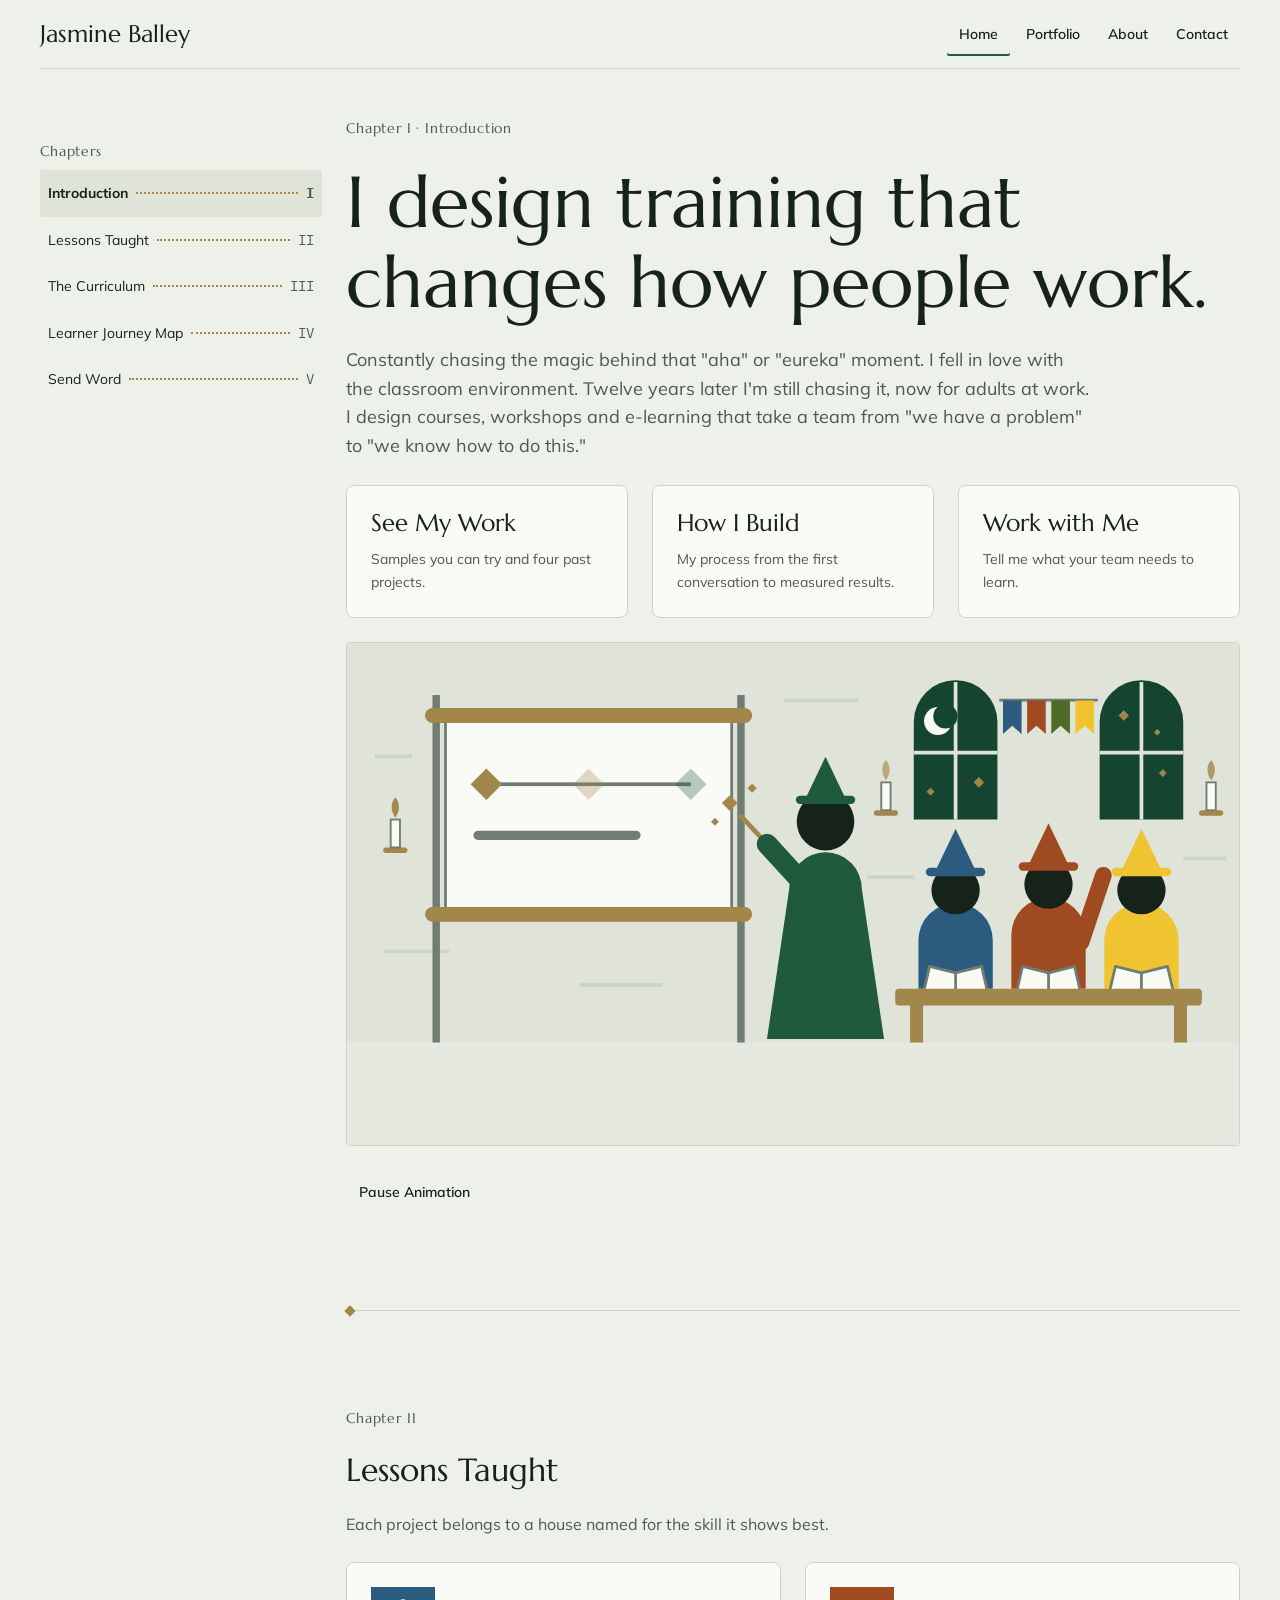
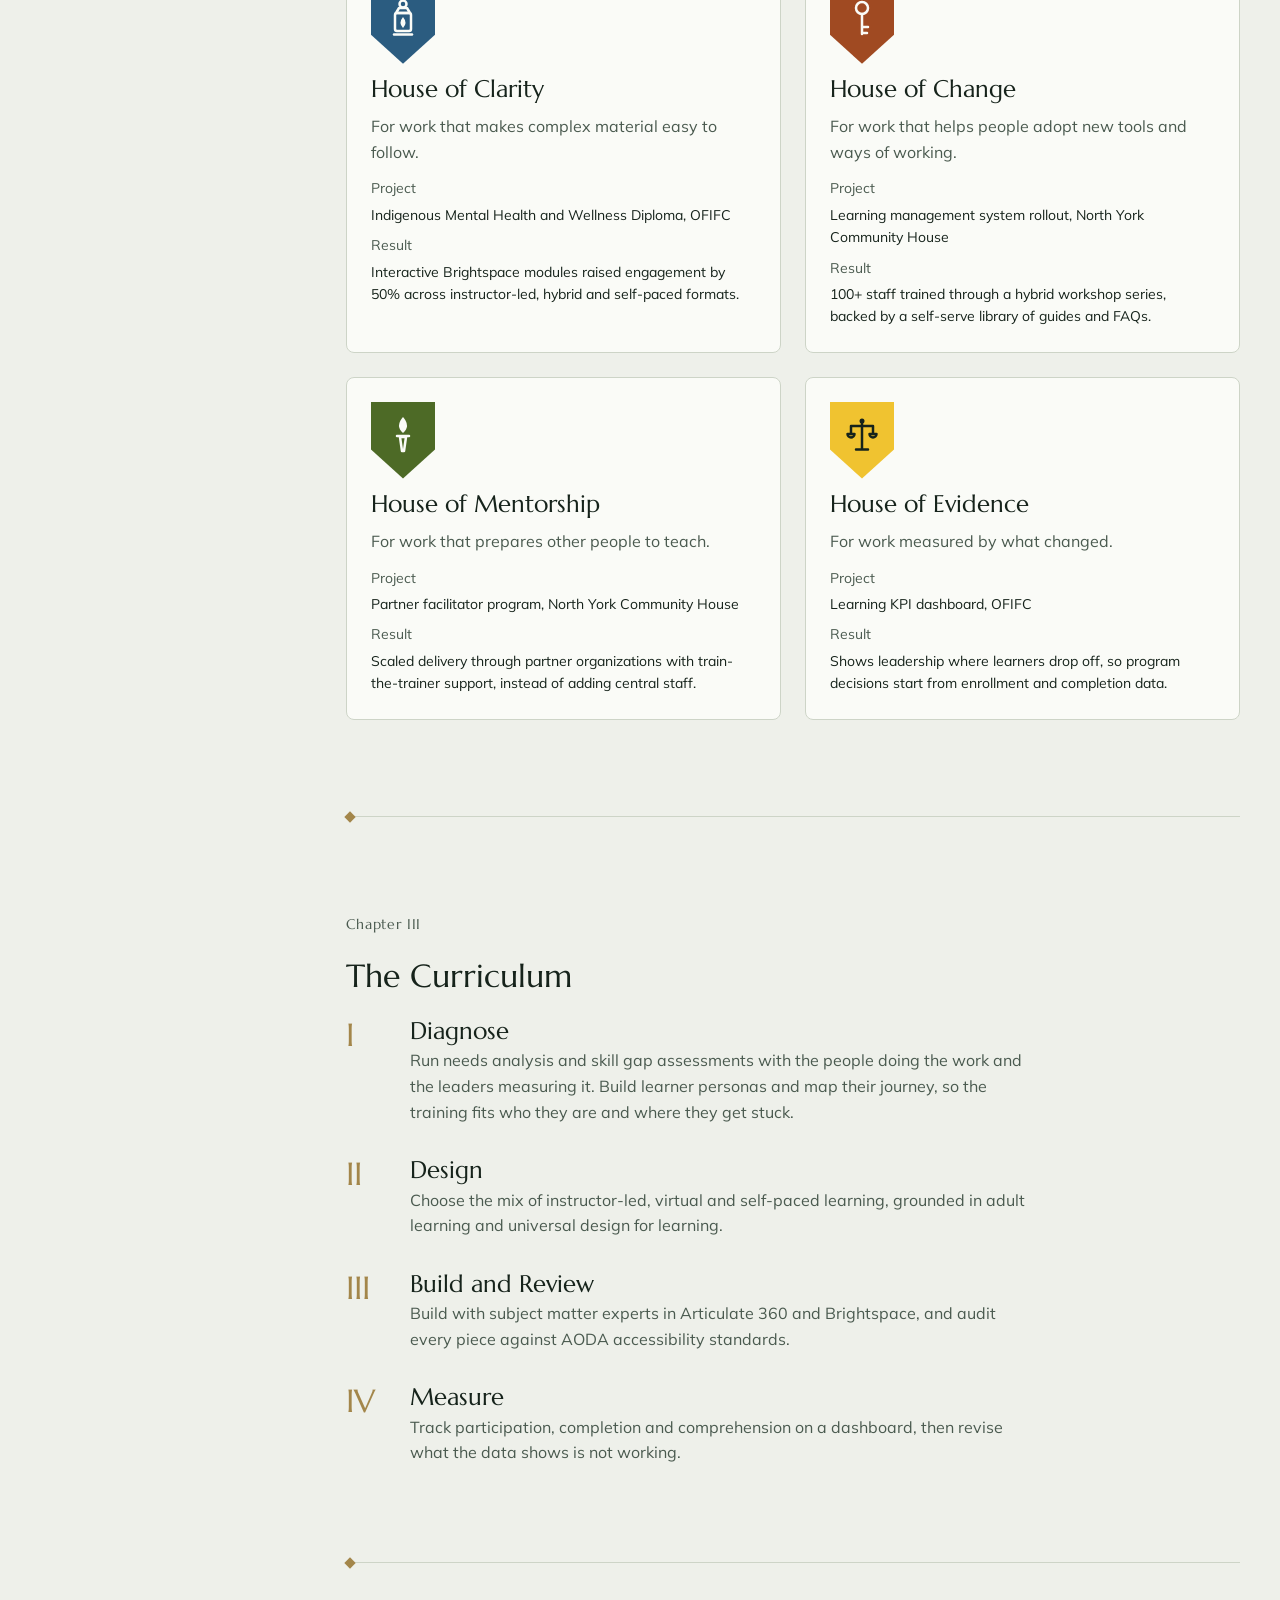
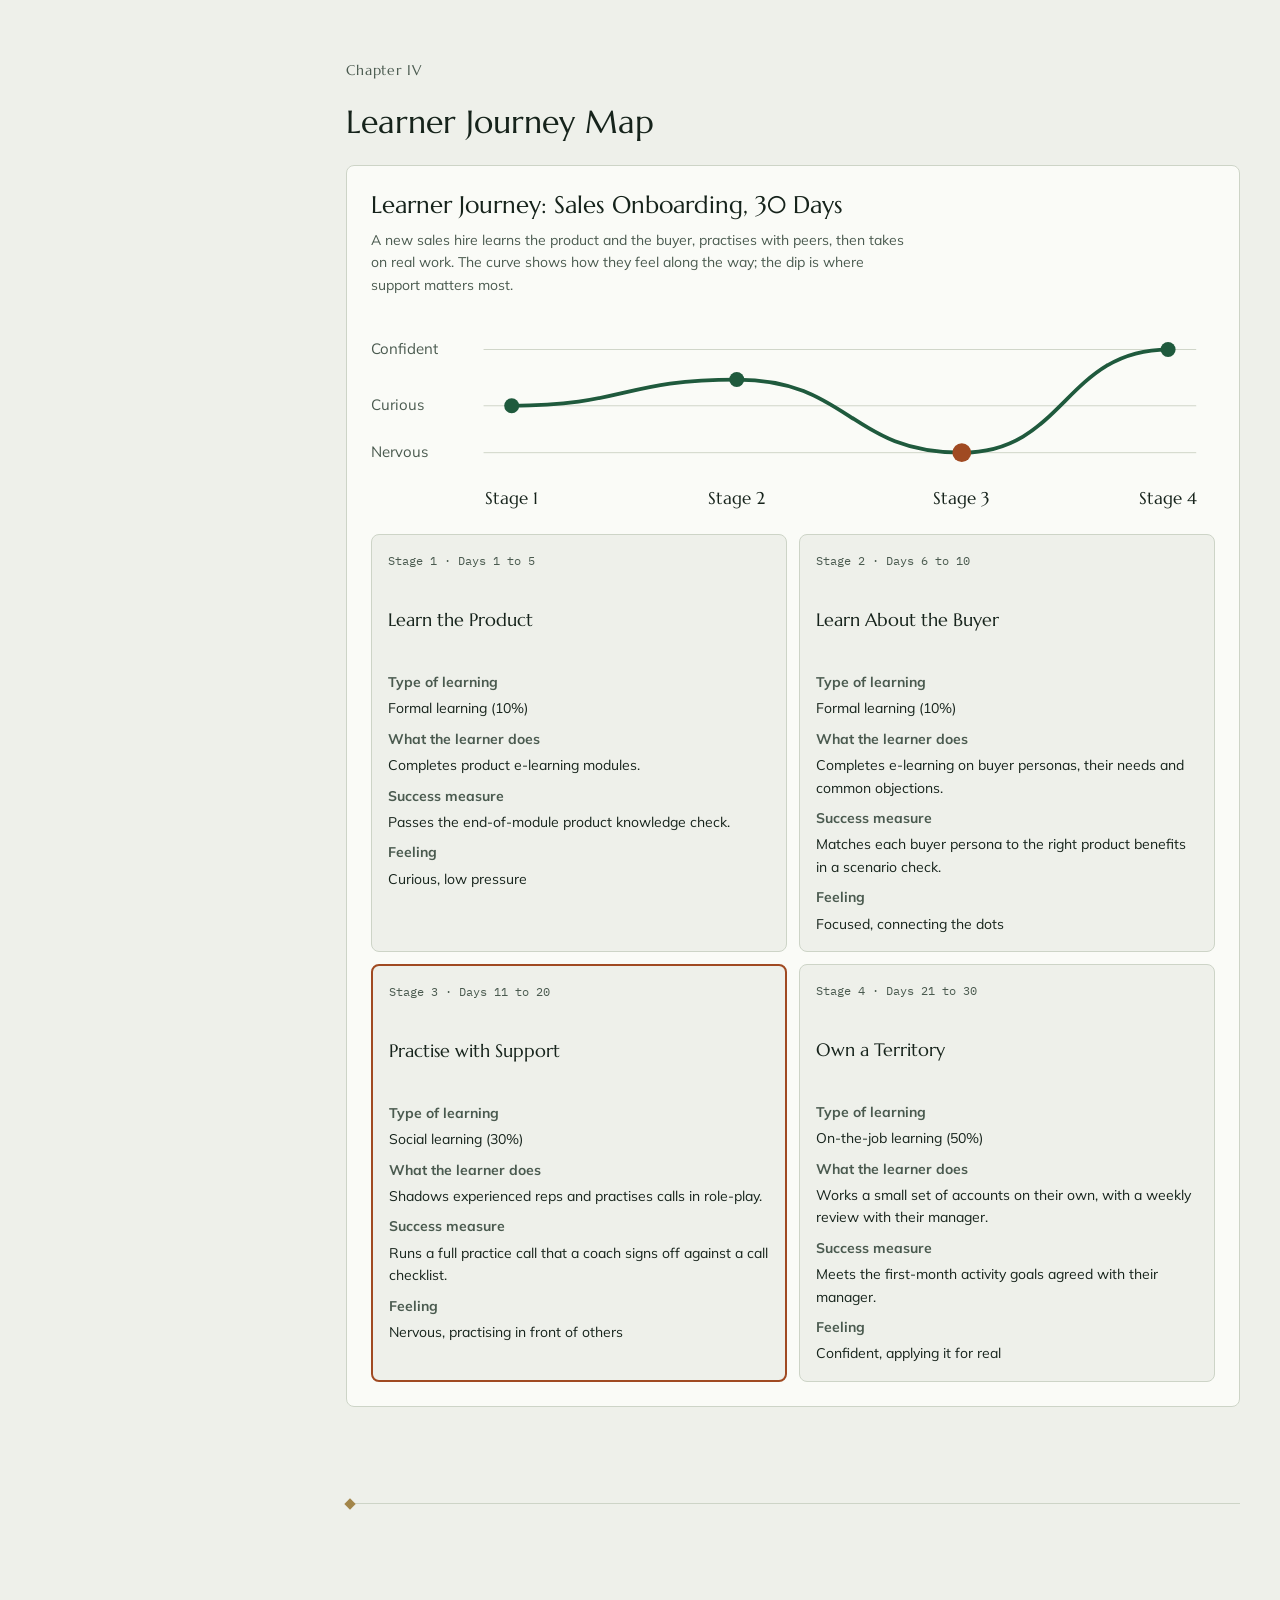
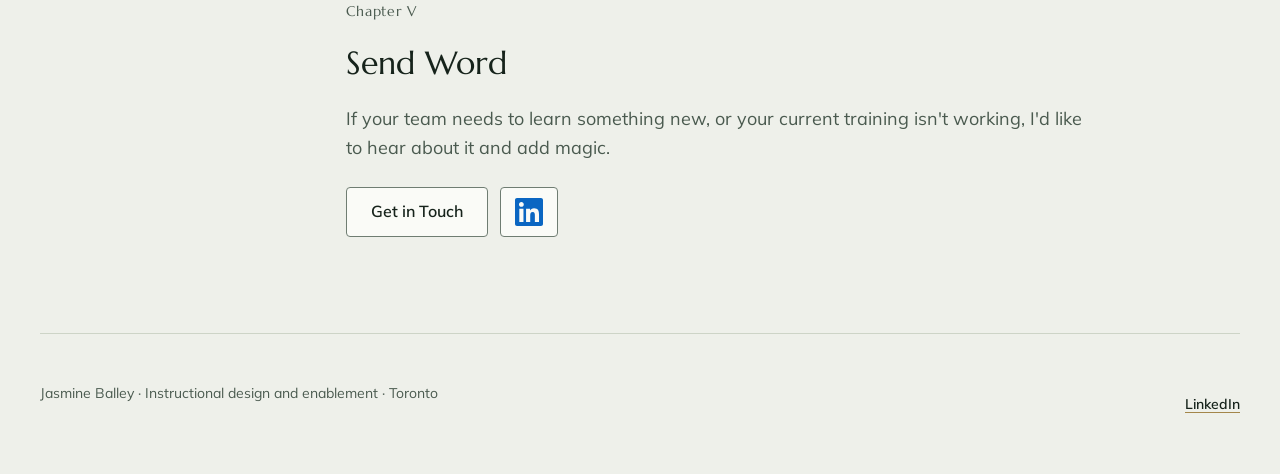
<file: index.html>
<!doctype html>
<html lang="en">
<head>
<meta charset="utf-8">
<meta name="viewport" content="width=device-width, initial-scale=1, viewport-fit=cover">
<title>Jasmine Balley | Instructional Designer</title>
<meta name="description" content="Jasmine Balley is an instructional designer who builds courses, workshops and e-learning that help teams learn new ways of working.">
<link rel="preconnect" href="https://fonts.googleapis.com">
<link rel="preconnect" href="https://fonts.gstatic.com" crossorigin>
<link rel="stylesheet" href="https://fonts.googleapis.com/css2?family=Marcellus&family=Mulish:wght@400;600;700&family=IBM+Plex+Mono:wght@400;500&display=swap">
<link rel="stylesheet" href="tokens.css">
<link rel="stylesheet" href="site.css">
</head>
<body>
<div class="site">
  <div class="wf"><div class="wf-inner">
    <header class="site-header">
  <a class="brand" href="index.html">Jasmine Balley</a>
  <nav class="site-nav" aria-label="Main">
    <ul>
      <li><a class="nav-link" href="index.html" aria-current="page">Home</a></li>
      <li><a class="nav-link" href="portfolio.html">Portfolio</a></li>
      <li><a class="nav-link" href="about.html">About</a></li>
      <li><a class="nav-link" href="index.html#c-5">Contact</a></li>
    </ul>
  </nav>
</header>

    <div class="g12">
      <aside class="md-4 lg-3">
        <nav class="toc" aria-label="Chapters">
          <p class="eyebrow">Chapters</p>
          <ol>
            <li><a href="#c-1"><span class="title">Introduction</span><span class="num">I</span></a></li>
            <li><a href="#c-2"><span class="title">Lessons Taught</span><span class="num">II</span></a></li>
            <li><a href="#c-3"><span class="title">The Curriculum</span><span class="num">III</span></a></li>
            <li><a href="#c-4"><span class="title">Learner Journey Map</span><span class="num">IV</span></a></li>
            <li><a href="#c-5"><span class="title">Send Word</span><span class="num">V</span></a></li>
          </ol>
        </nav>
      </aside>

      <main class="md-8 lg-9">
        <section class="chapter" id="c-1" aria-labelledby="c-1-h">
          <p class="eyebrow">Chapter I · Introduction</p>
          <h1 class="display" id="c-1-h">I design training that changes how people work.</h1>
          <p class="lead">Constantly chasing the magic behind that "aha" or "eureka" moment. I fell in love with the classroom environment. Twelve years later I'm still chasing it, now for adults at work. I design courses, workshops and e-learning that take a team from "we have a problem" to "we know how to do this."</p>
          <div class="doors">
            <a class="card door" href="portfolio.html"><span class="door-title">See My Work</span><span class="door-text">Samples you can try and four past projects.</span></a>
            <a class="card door" href="#c-3"><span class="door-title">How I Build</span><span class="door-text">My process from the first conversation to measured results.</span></a>
            <a class="card door" href="#c-5"><span class="door-title">Work with Me</span><span class="door-text">Tell me what your team needs to learn.</span></a>
          </div>
          <svg class="ill home-ill" viewBox="0 0 960 540" role="img" aria-label="Animated illustration: in a castle classroom at night, an instructor in a pointed hat casts three spells with her wand. Each spell sends sparkles to a scroll and adds one step of a three-step plan. When the plan is complete, a learner at the desk waves a raised hand.">
            <rect class="f-wall" width="960" height="540"/>
            <rect class="f-subtle" x="40" y="330" width="70" height="4"/><rect class="f-subtle" x="250" y="366" width="90" height="4"/><rect class="f-subtle" x="470" y="60" width="80" height="4"/><rect class="f-subtle" x="30" y="120" width="40" height="4"/><rect class="f-subtle" x="560" y="250" width="50" height="4"/><rect class="f-subtle" x="900" y="230" width="46" height="4"/>
            <rect class="f-floor" y="430" width="960" height="110"/>
            <path class="f-night" d="M610 190 V85 a45 45 0 0 1 90 0 V190 Z"/><rect class="f-wall" x="653" y="42" width="4" height="148"/><rect class="f-wall" x="610" y="116" width="90" height="4"/><path class="f-night" d="M810 190 V85 a45 45 0 0 1 90 0 V190 Z"/><rect class="f-wall" x="853" y="42" width="4" height="148"/><rect class="f-wall" x="810" y="116" width="90" height="4"/>
            <circle class="f-surface" cx="636" cy="84" r="15"/><circle class="f-night" cx="644" cy="79" r="13"/>
            <rect class="f-gold" x="676" y="146" width="8" height="8" transform="rotate(45 680 150)"/><rect class="f-gold" x="625" y="157" width="6" height="6" transform="rotate(45 628 160)"/><rect class="f-gold" x="832" y="74" width="8" height="8" transform="rotate(45 836 78)"/><rect class="f-gold" x="875" y="137" width="6" height="6" transform="rotate(45 878 140)"/><rect class="f-gold" x="869.5" y="93.5" width="5" height="5" transform="rotate(45 872 96)"/>
            <rect class="f-line" x="702" y="60" width="106" height="3"/>
            <path class="f-clarity" d="M706 62 h20 v36 l-10 -9 l-10 9 Z"/><path class="f-change" d="M732 62 h20 v36 l-10 -9 l-10 9 Z"/><path class="f-mentorship" d="M758 62 h20 v36 l-10 -9 l-10 9 Z"/><path class="f-evidence" d="M784 62 h20 v36 l-10 -9 l-10 9 Z"/>
            <rect class="f-gold" x="567" y="180" width="26" height="6" rx="3"/><rect class="f-surface s-line" x="575" y="150" width="10" height="30" stroke-width="2"/><path class="f-gold" d="M580 148 q8 -12 0 -22 q-8 10 0 22 Z"><animate attributeName="opacity" values="1;0.6;0.9;0.7;1" dur="1.4s" begin="-0.0s" repeatCount="indefinite"/></path><rect class="f-gold" x="917" y="180" width="26" height="6" rx="3"/><rect class="f-surface s-line" x="925" y="150" width="10" height="30" stroke-width="2"/><path class="f-gold" d="M930 148 q8 -12 0 -22 q-8 10 0 22 Z"><animate attributeName="opacity" values="1;0.6;0.9;0.7;1" dur="1.4s" begin="-0.5s" repeatCount="indefinite"/></path><rect class="f-gold" x="39" y="220" width="26" height="6" rx="3"/><rect class="f-surface s-line" x="47" y="190" width="10" height="30" stroke-width="2"/><path class="f-gold" d="M52 188 q8 -12 0 -22 q-8 10 0 22 Z"><animate attributeName="opacity" values="1;0.6;0.9;0.7;1" dur="1.4s" begin="-1.0s" repeatCount="indefinite"/></path>
            <rect class="f-line" x="92" y="56" width="8" height="374"/>
            <rect class="f-line" x="420" y="56" width="8" height="374"/>
            <rect class="f-surface s-line" x="106" y="84" width="308" height="206" stroke-width="3"/>
            <rect class="f-gold" x="84" y="70" width="352" height="16" rx="8"/>
            <rect class="f-gold" x="84" y="284" width="352" height="16" rx="8"/>
            <rect class="f-line" x="150" y="150" width="220" height="4"/>
            <g opacity="0.3"><animate attributeName="opacity" values="0.3;0.3;1;1;0.3;0.3" keyTimes="0.0000;0.1556;0.1889;0.9111;0.9667;1.0000" dur="9s" repeatCount="indefinite"/><rect class="f-gold" x="138" y="140" width="24" height="24" transform="rotate(45 150 152)"/></g>
            <g opacity="0.3"><animate attributeName="opacity" values="0.3;0.3;1;1;0.3;0.3" keyTimes="0.0000;0.3778;0.4111;0.9111;0.9667;1.0000" dur="9s" repeatCount="indefinite"/><rect class="f-gold" x="248" y="140" width="24" height="24" transform="rotate(45 260 152)"/></g>
            <g opacity="0.3"><animate attributeName="opacity" values="0.3;0.3;1;1;0.3;0.3" keyTimes="0.0000;0.6000;0.6333;0.9111;0.9667;1.0000" dur="9s" repeatCount="indefinite"/><rect class="f-accent" x="358" y="140" width="24" height="24" transform="rotate(45 370 152)"/></g>
            <rect class="f-line" x="136" y="202" width="180" height="10" rx="5" opacity="0"><animate attributeName="opacity" values="0;0;1;1;0;0" keyTimes="0.0000;0.1556;0.1889;0.9111;0.9667;1.0000" dur="9s" repeatCount="indefinite"/></rect>
            <rect class="f-line" x="136" y="228" width="240" height="10" rx="5" opacity="0"><animate attributeName="opacity" values="0;0;1;1;0;0" keyTimes="0.0000;0.3778;0.4111;0.9111;0.9667;1.0000" dur="9s" repeatCount="indefinite"/></rect>
            <rect class="f-line" x="136" y="254" width="140" height="10" rx="5" opacity="0"><animate attributeName="opacity" values="0;0;1;1;0;0" keyTimes="0.0000;0.6000;0.6333;0.9111;0.9667;1.0000" dur="9s" repeatCount="indefinite"/></rect>
            <g>
            <animateTransform attributeName="transform" type="translate" values="0 0;0 -4;0 0" dur="3s" repeatCount="indefinite" calcMode="spline" keySplines="0.4 0 0.6 1;0.4 0 0.6 1"/>
            <g>
            <animateTransform attributeName="transform" type="rotate" values="0 494 266;18 494 266;-12 494 266;0 494 266;0 494 266;18 494 266;-12 494 266;0 494 266;0 494 266;18 494 266;-12 494 266;0 494 266;0 494 266" keyTimes="0.0000;0.0556;0.0944;0.1556;0.2222;0.2778;0.3167;0.3778;0.4444;0.5000;0.5389;0.6000;1.0000" dur="9s" repeatCount="indefinite" calcMode="spline" keySplines="0.4 0 0.2 1;0.4 0 0.2 1;0.4 0 0.2 1;0.4 0 0.2 1;0.4 0 0.2 1;0.4 0 0.2 1;0.4 0 0.2 1;0.4 0 0.2 1;0.4 0 0.2 1;0.4 0 0.2 1;0.4 0 0.2 1;0.4 0 0.2 1"/>
            <path class="s-gold" d="M452 220 L424 190" stroke-width="5" stroke-linecap="round"/>
            <rect class="f-gold" x="406" y="170" width="12" height="12" transform="rotate(45 412 176)"/><rect class="f-gold" x="432.5" y="156.5" width="7" height="7" transform="rotate(45 436 160)"/><rect class="f-gold" x="393" y="193" width="6" height="6" transform="rotate(45 396 196)"/>
            <path class="s-accent" d="M494 266 L452 220" stroke-width="22" stroke-linecap="round"/>
            </g>
            <path class="f-accent" d="M452 430 L476 268 a39 39 0 0 1 78 0 L578 430 Z"/>
            <circle class="f-ink" cx="515" cy="196" r="31"/>
            <path class="f-accent" d="M493 172 L515 126 L537 172 Z"/><rect class="f-accent" x="483" y="168" width="64" height="9" rx="4.5"/>
            </g>
            <g opacity="0"><animate attributeName="opacity" values="0;0;1;1;0;0" keyTimes="0.0000;0.0889;0.1000;0.1444;0.1556;1.0000" dur="9s" repeatCount="indefinite"/><animateTransform attributeName="transform" type="translate" values="0 0;0 0;-130 -67;-260 -54;-260 -54" keyTimes="0.0000;0.0889;0.1222;0.1556;1.0000" dur="9s" repeatCount="indefinite"/><rect class="f-gold" x="404" y="200" width="12" height="12" transform="rotate(45 410 206)"/></g><g opacity="0"><animate attributeName="opacity" values="0;0;1;1;0;0" keyTimes="0.0000;0.0956;0.1067;0.1511;0.1622;1.0000" dur="9s" repeatCount="indefinite"/><animateTransform attributeName="transform" type="translate" values="0 0;0 0;-130 -43;-260 -54;-260 -54" keyTimes="0.0000;0.0956;0.1289;0.1622;1.0000" dur="9s" repeatCount="indefinite"/><rect class="f-gold" x="406" y="202" width="8" height="8" transform="rotate(45 410 206)"/></g><g opacity="0"><animate attributeName="opacity" values="0;0;1;1;0;0" keyTimes="0.0000;0.1022;0.1133;0.1578;0.1689;1.0000" dur="9s" repeatCount="indefinite"/><animateTransform attributeName="transform" type="translate" values="0 0;0 0;-130 -19;-260 -54;-260 -54" keyTimes="0.0000;0.1022;0.1356;0.1689;1.0000" dur="9s" repeatCount="indefinite"/><rect class="f-gold" x="405" y="201" width="10" height="10" transform="rotate(45 410 206)"/></g><g opacity="0"><animate attributeName="opacity" values="0;0;1;1;0;0" keyTimes="0.0000;0.3111;0.3222;0.3667;0.3778;1.0000" dur="9s" repeatCount="indefinite"/><animateTransform attributeName="transform" type="translate" values="0 0;0 0;-75 -67;-150 -54;-150 -54" keyTimes="0.0000;0.3111;0.3444;0.3778;1.0000" dur="9s" repeatCount="indefinite"/><rect class="f-gold" x="404" y="200" width="12" height="12" transform="rotate(45 410 206)"/></g><g opacity="0"><animate attributeName="opacity" values="0;0;1;1;0;0" keyTimes="0.0000;0.3178;0.3289;0.3733;0.3844;1.0000" dur="9s" repeatCount="indefinite"/><animateTransform attributeName="transform" type="translate" values="0 0;0 0;-75 -43;-150 -54;-150 -54" keyTimes="0.0000;0.3178;0.3511;0.3844;1.0000" dur="9s" repeatCount="indefinite"/><rect class="f-gold" x="406" y="202" width="8" height="8" transform="rotate(45 410 206)"/></g><g opacity="0"><animate attributeName="opacity" values="0;0;1;1;0;0" keyTimes="0.0000;0.3244;0.3356;0.3800;0.3911;1.0000" dur="9s" repeatCount="indefinite"/><animateTransform attributeName="transform" type="translate" values="0 0;0 0;-75 -19;-150 -54;-150 -54" keyTimes="0.0000;0.3244;0.3578;0.3911;1.0000" dur="9s" repeatCount="indefinite"/><rect class="f-gold" x="405" y="201" width="10" height="10" transform="rotate(45 410 206)"/></g><g opacity="0"><animate attributeName="opacity" values="0;0;1;1;0;0" keyTimes="0.0000;0.5333;0.5444;0.5889;0.6000;1.0000" dur="9s" repeatCount="indefinite"/><animateTransform attributeName="transform" type="translate" values="0 0;0 0;-20 -67;-40 -54;-40 -54" keyTimes="0.0000;0.5333;0.5667;0.6000;1.0000" dur="9s" repeatCount="indefinite"/><rect class="f-gold" x="404" y="200" width="12" height="12" transform="rotate(45 410 206)"/></g><g opacity="0"><animate attributeName="opacity" values="0;0;1;1;0;0" keyTimes="0.0000;0.5400;0.5511;0.5956;0.6067;1.0000" dur="9s" repeatCount="indefinite"/><animateTransform attributeName="transform" type="translate" values="0 0;0 0;-20 -43;-40 -54;-40 -54" keyTimes="0.0000;0.5400;0.5733;0.6067;1.0000" dur="9s" repeatCount="indefinite"/><rect class="f-gold" x="406" y="202" width="8" height="8" transform="rotate(45 410 206)"/></g><g opacity="0"><animate attributeName="opacity" values="0;0;1;1;0;0" keyTimes="0.0000;0.5467;0.5578;0.6022;0.6133;1.0000" dur="9s" repeatCount="indefinite"/><animateTransform attributeName="transform" type="translate" values="0 0;0 0;-20 -19;-40 -54;-40 -54" keyTimes="0.0000;0.5467;0.5800;0.6133;1.0000" dur="9s" repeatCount="indefinite"/><rect class="f-gold" x="405" y="201" width="10" height="10" transform="rotate(45 410 206)"/></g>
            <path class="f-clarity" d="M615 372 V320 a40 40 0 0 1 80 0 V372 Z"/>
            <circle class="f-ink" cx="655" cy="266" r="26"/>
            <path class="f-clarity" d="M633 246 L655 200 L677 246 Z"/><rect class="f-clarity" x="623" y="242" width="64" height="9" rx="4.5"/>
            <g><animateTransform attributeName="transform" type="rotate" values="0 790 322;0 790 322;10 790 322;-4 790 322;10 790 322;-4 790 322;0 790 322;0 790 322" keyTimes="0.0000;0.6667;0.7056;0.7444;0.7833;0.8222;0.8611;1.0000" dur="9s" repeatCount="indefinite"/><path class="s-change" d="M790 322 L814 250" stroke-width="18" stroke-linecap="round"/></g>
            <path class="f-change" d="M715 372 V314 a40 40 0 0 1 80 0 V372 Z"/>
            <circle class="f-ink" cx="755" cy="260" r="26"/>
            <path class="f-change" d="M733 240 L755 194 L777 240 Z"/><rect class="f-change" x="723" y="236" width="64" height="9" rx="4.5"/>
            <path class="f-evidence" d="M815 372 V320 a40 40 0 0 1 80 0 V372 Z"/>
            <circle class="f-ink" cx="855" cy="266" r="26"/>
            <path class="f-evidence" d="M833 246 L855 200 L877 246 Z"/><rect class="f-evidence" x="823" y="242" width="64" height="9" rx="4.5"/>
            <path class="f-surface s-line" d="M621 374 L627 348 L655 355 L683 348 L689 374 Z" stroke-width="3" stroke-linejoin="round"/><path class="s-line" d="M655 355 V374" stroke-width="3"/><path class="f-surface s-line" d="M721 374 L727 348 L755 355 L783 348 L789 374 Z" stroke-width="3" stroke-linejoin="round"/><path class="s-line" d="M755 355 V374" stroke-width="3"/><path class="f-surface s-line" d="M821 374 L827 348 L855 355 L883 348 L889 374 Z" stroke-width="3" stroke-linejoin="round"/><path class="s-line" d="M855 355 V374" stroke-width="3"/>
            <rect class="f-gold" x="590" y="372" width="330" height="18" rx="4"/>
            <rect class="f-gold" x="606" y="388" width="14" height="42"/>
            <rect class="f-gold" x="890" y="388" width="14" height="42"/>
          </svg>
          <div class="btn-row"><button class="btn btn-ghost btn-sm anim-toggle" type="button" aria-pressed="false">Pause Animation</button></div>
          <script>
          (function () {
            var btn = document.querySelector('#c-1 .anim-toggle');
            var svg = document.querySelector('.home-ill');
            var paused = false;
            btn.addEventListener('click', function () {
              paused = !paused;
              if (paused) { svg.pauseAnimations(); } else { svg.unpauseAnimations(); }
              btn.setAttribute('aria-pressed', paused ? 'true' : 'false');
              btn.textContent = paused ? 'Play Animation' : 'Pause Animation';
            });
          })();
          </script>
        </section>

        <section class="chapter" id="c-2" aria-labelledby="c-2-h">
          <p class="eyebrow">Chapter II</p>
          <h2 class="chapter-title" id="c-2-h">Lessons Taught</h2>
          <p class="muted">Each project belongs to a house named for the skill it shows best.</p>
          <div class="house-grid">
            <article class="card house-clarity">
              <div class="crest-row"><div class="crest" aria-hidden="true"><svg class="crest-art" viewBox="0 0 32 40"><circle cx="16" cy="5" r="3.5"/><path d="M9 14 L12 9 H20 L23 14 Z"/><rect x="8" y="14" width="16" height="18" rx="2"/><path d="M7 35.5 H25"/><path class="solid" d="M16 18 q5 6 0 11 q-5 -5 0 -11 Z"/></svg></div></div>
              <h3>House of Clarity</h3>
              <p class="muted">For work that makes complex material easy to follow.</p>
              <dl>
                <div><dt>Project</dt><dd>Indigenous Mental Health and Wellness Diploma, OFIFC</dd></div>
                <div><dt>Result</dt><dd>Interactive Brightspace modules raised engagement by 50% across instructor-led, hybrid and self-paced formats.</dd></div>
              </dl>
            </article>
            <article class="card house-change">
              <div class="crest-row"><div class="crest" aria-hidden="true"><svg class="crest-art" viewBox="0 0 32 40"><circle cx="16" cy="9" r="6"/><path d="M16 15 V35 M16 28 H22 M16 34 H21"/></svg></div></div>
              <h3>House of Change</h3>
              <p class="muted">For work that helps people adopt new tools and ways of working.</p>
              <dl>
                <div><dt>Project</dt><dd>Learning management system rollout, North York Community House</dd></div>
                <div><dt>Result</dt><dd>100+ staff trained through a hybrid workshop series, backed by a self-serve library of guides and FAQs.</dd></div>
              </dl>
            </article>
            <article class="card house-mentorship">
              <div class="crest-row"><div class="crest" aria-hidden="true"><svg class="crest-art" viewBox="0 0 32 40"><path d="M13 23 L15 37 H17 L19 23 Z"/><path d="M10 22 H22"/><path class="solid" d="M16 3 q8 9 0 16 q-8 -7 0 -16 Z"/></svg></div></div>
              <h3>House of Mentorship</h3>
              <p class="muted">For work that prepares other people to teach.</p>
              <dl>
                <div><dt>Project</dt><dd>Partner facilitator program, North York Community House</dd></div>
                <div><dt>Result</dt><dd>Scaled delivery through partner organizations with train-the-trainer support, instead of adding central staff.</dd></div>
              </dl>
            </article>
            <article class="card house-evidence">
              <div class="crest-row"><div class="crest" aria-hidden="true"><svg class="crest-art" viewBox="0 0 32 40"><path d="M16 9 V34 M10 35.5 H22 M5 12 H27 M5 12 V20 M27 12 V20"/><path d="M1.5 20 H8.5 a3.5 3.5 0 0 1 -7 0 Z M23.5 20 H30.5 a3.5 3.5 0 0 1 -7 0 Z"/><circle class="solid" cx="16" cy="7" r="2.5"/></svg></div></div>
              <h3>House of Evidence</h3>
              <p class="muted">For work measured by what changed.</p>
              <dl>
                <div><dt>Project</dt><dd>Learning KPI dashboard, OFIFC</dd></div>
                <div><dt>Result</dt><dd>Shows leadership where learners drop off, so program decisions start from enrollment and completion data.</dd></div>
              </dl>
            </article>
          </div>
        </section>

        <section class="chapter" id="c-3" aria-labelledby="c-3-h">
          <p class="eyebrow">Chapter III</p>
          <h2 class="chapter-title" id="c-3-h">The Curriculum</h2>
          <ol class="steps">
            <li><h3>Diagnose</h3><p class="muted">Run needs analysis and skill gap assessments with the people doing the work and the leaders measuring it. Build learner personas and map their journey, so the training fits who they are and where they get stuck.</p></li>
            <li><h3>Design</h3><p class="muted">Choose the mix of instructor-led, virtual and self-paced learning, grounded in adult learning and universal design for learning.</p></li>
            <li><h3>Build and Review</h3><p class="muted">Build with subject matter experts in Articulate 360 and Brightspace, and audit every piece against AODA accessibility standards.</p></li>
            <li><h3>Measure</h3><p class="muted">Track participation, completion and comprehension on a dashboard, then revise what the data shows is not working.</p></li>
          </ol>
        </section>

        <section class="chapter" id="c-4" aria-labelledby="c-4-h">
          <p class="eyebrow">Chapter IV</p>
          <h2 class="chapter-title" id="c-4-h">Learner Journey Map</h2>
        <figure class="jm" aria-labelledby="jm-h">
          <figcaption class="jm-head">
            <h3 class="jm-heading" id="jm-h">Learner Journey: Sales Onboarding, 30 Days</h3>
            <p class="small muted">A new sales hire learns the product and the buyer, practises with peers, then takes on real work. The curve shows how they feel along the way; the dip is where support matters most.</p>
          </figcaption>
          <svg class="jm-curve" viewBox="0 0 900 220" role="img" aria-label="Emotion curve: the new hire starts curious, grows more focused while learning about the buyer, dips to nervous during practice in stage 3, then rises to confident once they own a territory in stage 4."><line class="jm-grid" x1="120" x2="880" y1="40" y2="40"/><text class="jm-axis" x="0" y="45">Confident</text><line class="jm-grid" x1="120" x2="880" y1="100" y2="100"/><text class="jm-axis" x="0" y="105">Curious</text><line class="jm-grid" x1="120" x2="880" y1="150" y2="150"/><text class="jm-axis" x="0" y="155">Nervous</text><path class="jm-line" d="M150 100 C270 100 270 72 390 72 C510 72 510 150 630 150 C740 150 740 40 850 40"/><circle class="jm-dot" cx="150" cy="100" r="8"/><text class="jm-stage" x="150" y="205" text-anchor="middle">Stage 1</text><circle class="jm-dot" cx="390" cy="72" r="8"/><text class="jm-stage" x="390" y="205" text-anchor="middle">Stage 2</text><circle class="jm-dot jm-low" cx="630" cy="150" r="10"/><text class="jm-stage" x="630" y="205" text-anchor="middle">Stage 3</text><circle class="jm-dot" cx="850" cy="40" r="8"/><text class="jm-stage" x="850" y="205" text-anchor="middle">Stage 4</text></svg>
            <ol class="jm-cards">
            <li class="card jm-card">
              <p class="jm-num">Stage 1 · Days 1 to 5</p>
              <h4 class="jm-title">Learn the Product</h4>
              <dl class="jm-rows">
                <div><dt>Type of learning</dt><dd>Formal learning (10%)</dd></div>
                <div><dt>What the learner does</dt><dd>Completes product e-learning modules.</dd></div>
                <div><dt>Success measure</dt><dd>Passes the end-of-module product knowledge check.</dd></div>
                <div><dt>Feeling</dt><dd>Curious, low pressure</dd></div>
              </dl>
            </li>
            <li class="card jm-card">
              <p class="jm-num">Stage 2 · Days 6 to 10</p>
              <h4 class="jm-title">Learn About the Buyer</h4>
              <dl class="jm-rows">
                <div><dt>Type of learning</dt><dd>Formal learning (10%)</dd></div>
                <div><dt>What the learner does</dt><dd>Completes e-learning on buyer personas, their needs and common objections.</dd></div>
                <div><dt>Success measure</dt><dd>Matches each buyer persona to the right product benefits in a scenario check.</dd></div>
                <div><dt>Feeling</dt><dd>Focused, connecting the dots</dd></div>
              </dl>
            </li>
            <li class="card jm-card jm-card-low">
              <p class="jm-num">Stage 3 · Days 11 to 20</p>
              <h4 class="jm-title">Practise with Support</h4>
              <dl class="jm-rows">
                <div><dt>Type of learning</dt><dd>Social learning (30%)</dd></div>
                <div><dt>What the learner does</dt><dd>Shadows experienced reps and practises calls in role-play.</dd></div>
                <div><dt>Success measure</dt><dd>Runs a full practice call that a coach signs off against a call checklist.</dd></div>
                <div><dt>Feeling</dt><dd>Nervous, practising in front of others</dd></div>
              </dl>
            </li>
            <li class="card jm-card">
              <p class="jm-num">Stage 4 · Days 21 to 30</p>
              <h4 class="jm-title">Own a Territory</h4>
              <dl class="jm-rows">
                <div><dt>Type of learning</dt><dd>On-the-job learning (50%)</dd></div>
                <div><dt>What the learner does</dt><dd>Works a small set of accounts on their own, with a weekly review with their manager.</dd></div>
                <div><dt>Success measure</dt><dd>Meets the first-month activity goals agreed with their manager.</dd></div>
                <div><dt>Feeling</dt><dd>Confident, applying it for real</dd></div>
              </dl>
            </li>
            </ol>
          </figure>
        </section>

        <section class="chapter" id="c-5" aria-labelledby="c-5-h">
          <p class="eyebrow">Chapter V</p>
          <h2 class="chapter-title" id="c-5-h">Send Word</h2>
          <p class="lead">If your team needs to learn something new, or your current training isn't working, I'd like to hear about it and add magic.</p>
          <div class="btn-row"><a class="btn btn-secondary" href="mailto:jasmineballey@live.com?subject=Training%20Project%20Enquiry" aria-label="Get in touch by email">Get in Touch</a>
            <a class="btn btn-secondary btn-icon" href="https://www.linkedin.com/in/jasmine-balley/" target="_blank" rel="noopener" aria-label="Jasmine Balley on LinkedIn (opens in a new tab)"><span class="icon-linkedin" aria-hidden="true"></span></a>
          </div>
        </section>
      </main>
    </div>

    <footer class="site-footer">
  <p>Jasmine Balley · Instructional design and enablement · Toronto</p>
  <ul>
    <li><a class="link link-standalone" href="https://www.linkedin.com/in/jasmine-balley/" target="_blank" rel="noopener">LinkedIn</a></li>
  </ul>
  <script src="chapters.js" defer></script>
</footer>
  </div></div>
</div>
</body>
</html>
</file>
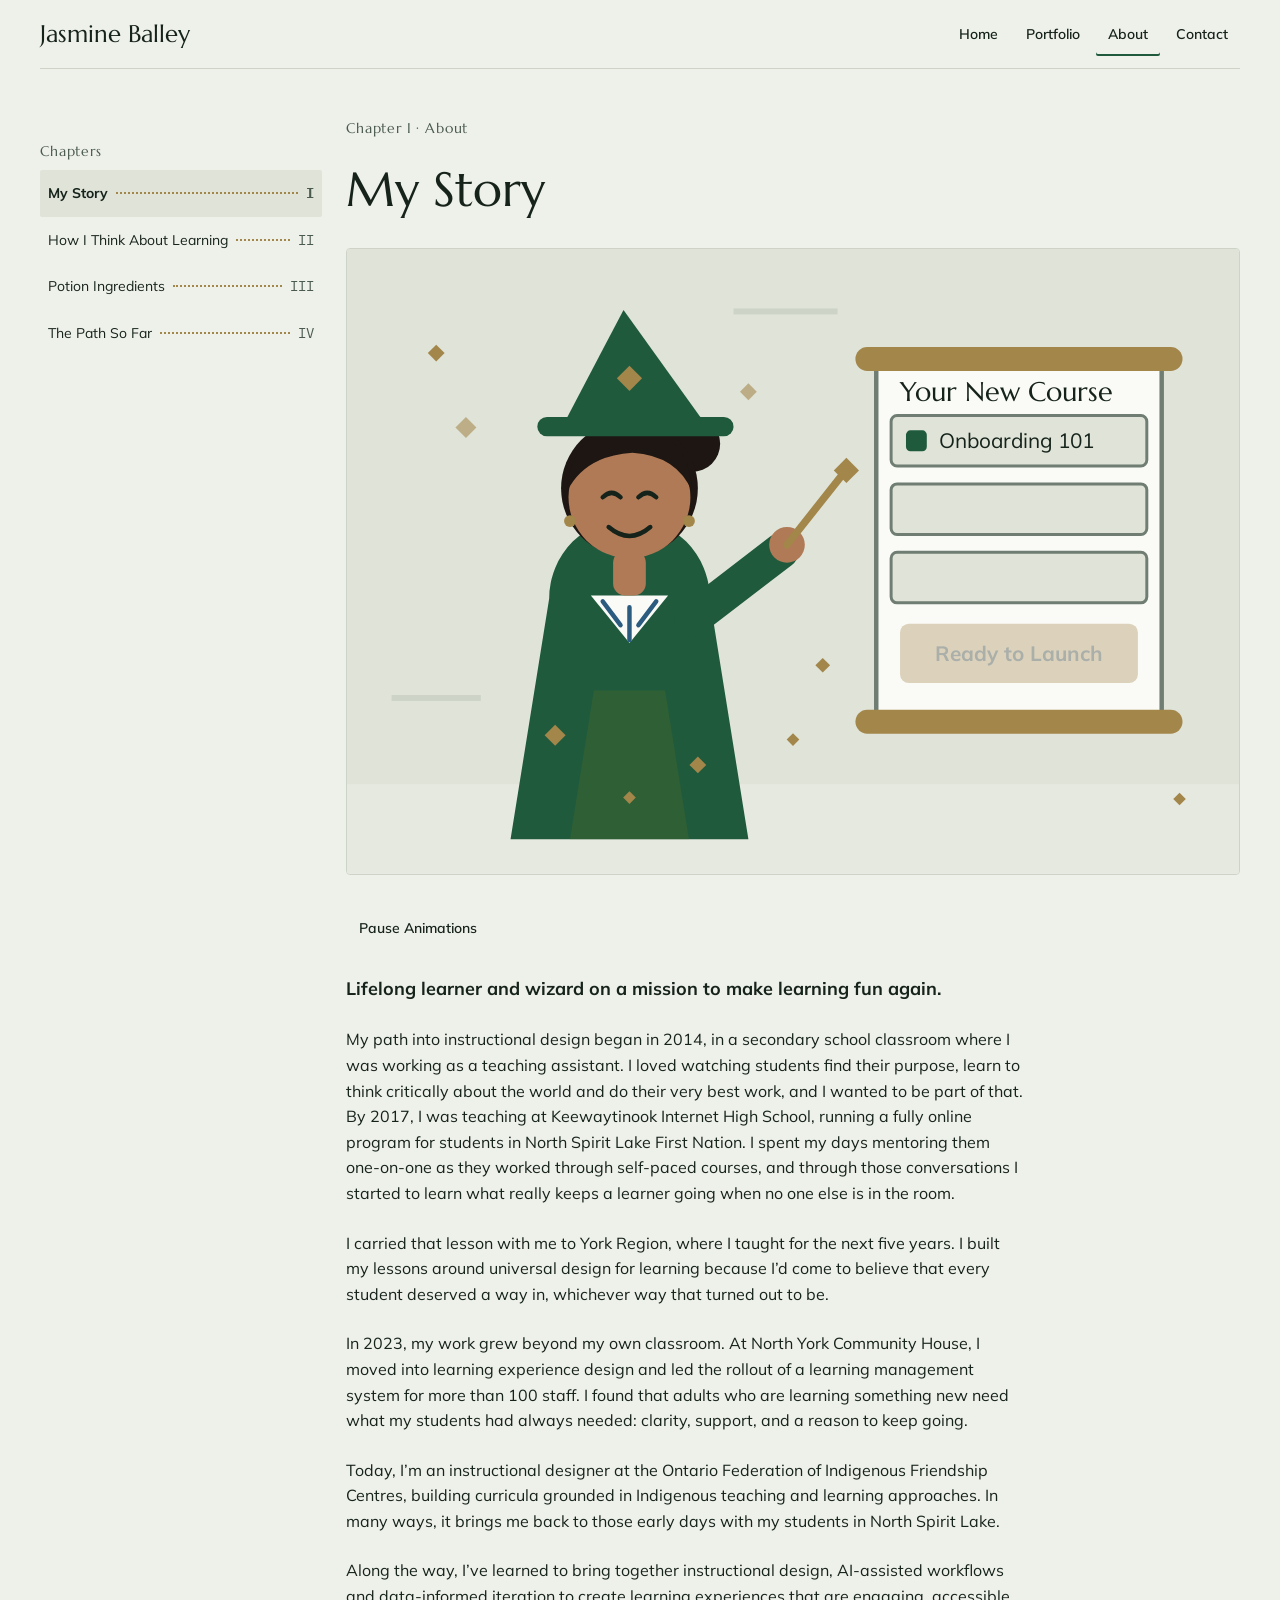
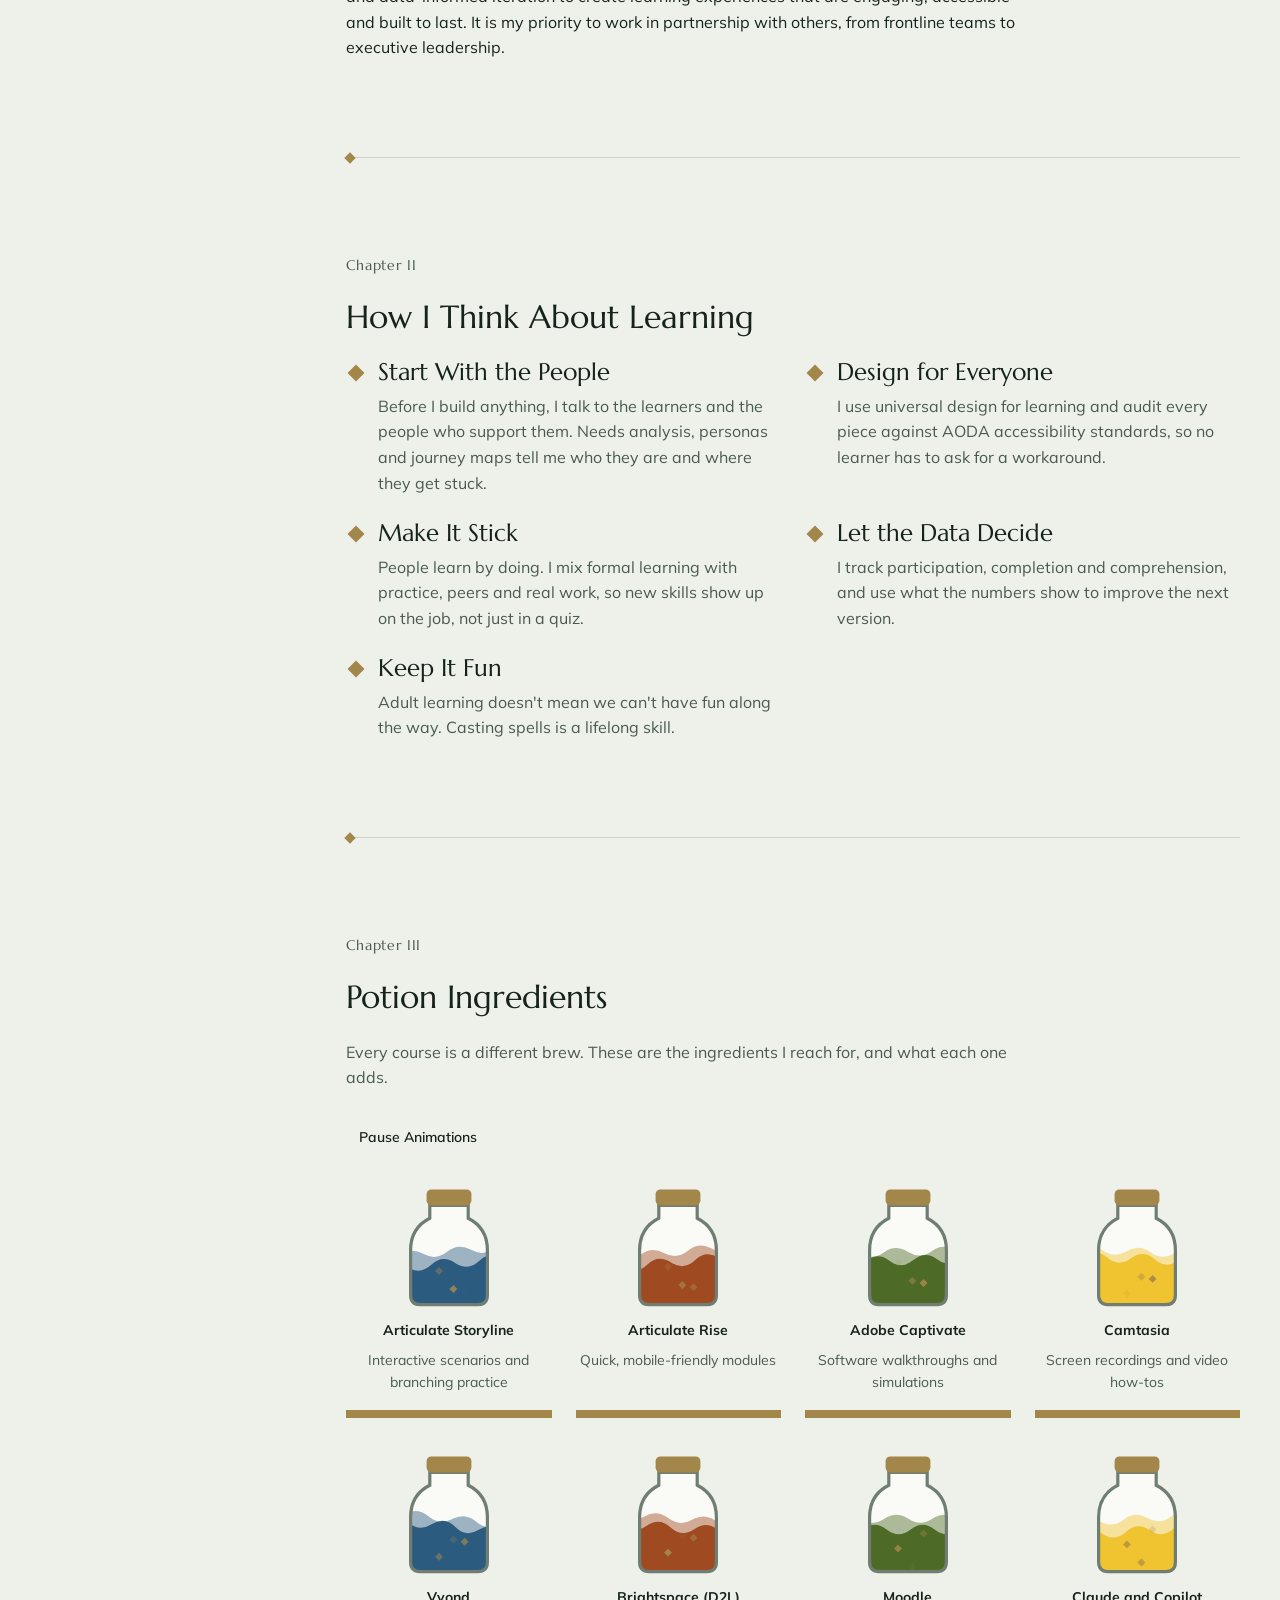
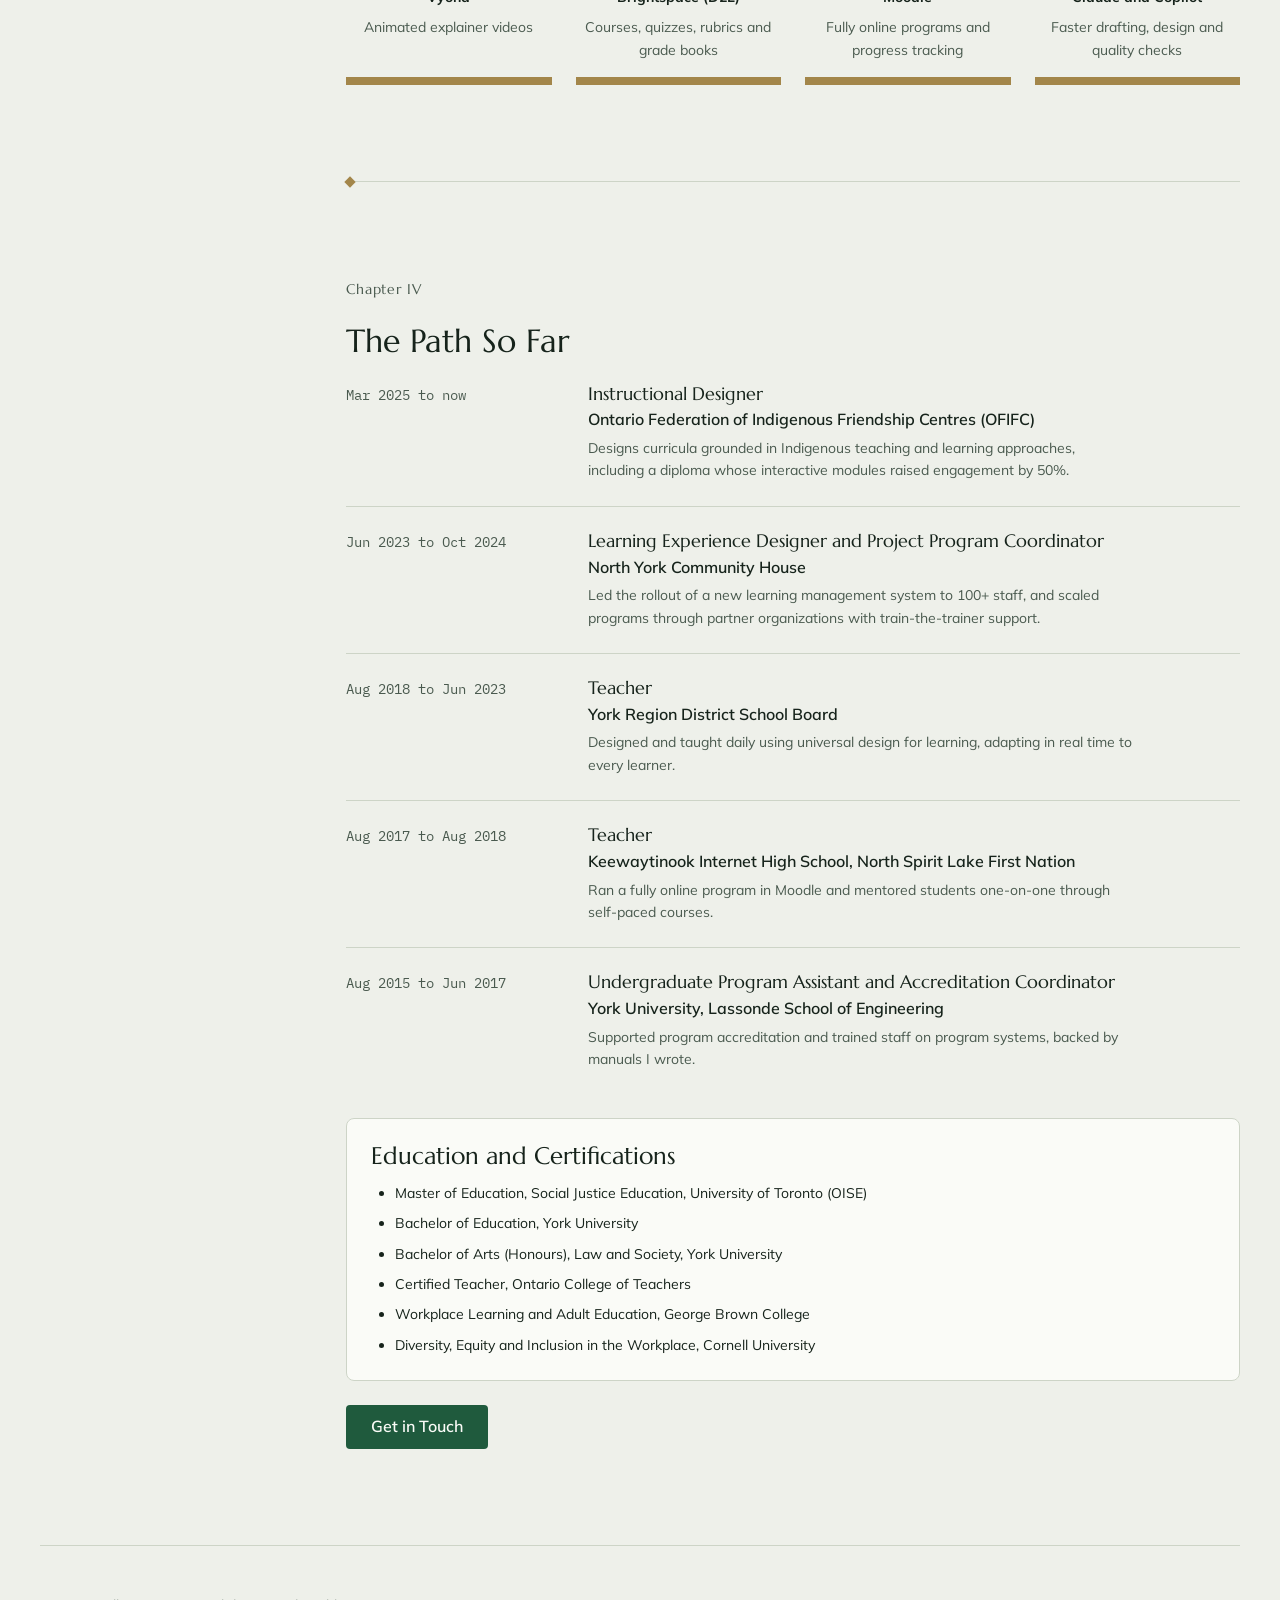
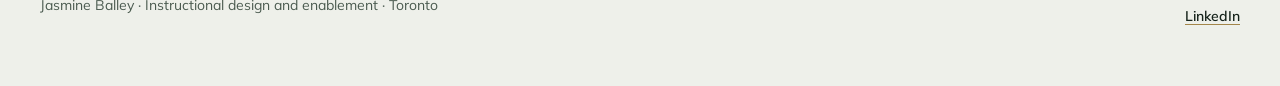
<file: about.html>
<!doctype html>
<html lang="en">
<head>
<meta charset="utf-8">
<meta name="viewport" content="width=device-width, initial-scale=1, viewport-fit=cover">
<title>About | Jasmine Balley</title>
<meta name="description" content="Jasmine Balley's path from the classroom to instructional design, how she thinks about learning, and the tools she uses.">
<link rel="preconnect" href="https://fonts.googleapis.com">
<link rel="preconnect" href="https://fonts.gstatic.com" crossorigin>
<link rel="stylesheet" href="https://fonts.googleapis.com/css2?family=Marcellus&family=Mulish:wght@400;600;700&family=IBM+Plex+Mono:wght@400;500&display=swap">
<link rel="stylesheet" href="tokens.css">
<link rel="stylesheet" href="site.css">
<link rel="stylesheet" href="about.css">
</head>
<body>
<div class="site">
  <div class="wf"><div class="wf-inner">
<header class="site-header">
  <a class="brand" href="index.html">Jasmine Balley</a>
  <nav class="site-nav" aria-label="Main">
    <ul>
      <li><a class="nav-link" href="index.html">Home</a></li>
      <li><a class="nav-link" href="portfolio.html">Portfolio</a></li>
      <li><a class="nav-link" href="about.html" aria-current="page">About</a></li>
      <li><a class="nav-link" href="index.html#c-5">Contact</a></li>
    </ul>
  </nav>
</header>

    <div class="g12">
      <aside class="md-4 lg-3">
        <nav class="toc" aria-label="Chapters">
          <p class="eyebrow">Chapters</p>
          <ol>
            <li><a href="#a-1"><span class="title">My Story</span><span class="num">I</span></a></li>
            <li><a href="#a-2"><span class="title">How I Think About Learning</span><span class="num">II</span></a></li>
            <li><a href="#a-3"><span class="title">Potion Ingredients</span><span class="num">III</span></a></li>
            <li><a href="#a-4"><span class="title">The Path So Far</span><span class="num">IV</span></a></li>
          </ol>
        </nav>
      </aside>

      <main class="md-8 lg-9">
        <section class="chapter" id="a-1" aria-labelledby="a-1-h">
          <p class="eyebrow">Chapter I · About</p>
          <h1 class="page-title" id="a-1-h">My Story</h1>
          <svg class="ill wz" viewBox="0 0 600 420" role="img" aria-labelledby="about-wz-t">
  <title id="about-wz-t">Animated illustration: Jasmine as a wizard, in a pointed hat and a green robe over a striped shirt, casts three spells with her wand. Each spell sends sparkles to a scroll titled Your New Course, and a module appears: Onboarding 101, then Salesforce 101, then Marathon Training. The course is then ready to launch.</title>
  <rect class="f-wall" width="600" height="420"/>
  <rect class="f-floor" y="360" width="600" height="60"/>
  <rect class="f-subtle" x="30" y="300" width="60" height="4"/><rect class="f-subtle" x="260" y="40" width="70" height="4"/>
  <rect class="f-gold" x="56" y="66" width="8" height="8" transform="rotate(45 60 70)"/><rect class="f-gold" x="557" y="367" width="6" height="6" transform="rotate(45 560 370)"/><rect class="f-gold" x="297" y="327" width="6" height="6" transform="rotate(45 300 330)"/>
  <g><animate attributeName="opacity" values="1;0.35;1" dur="6s" begin="0.0s" repeatCount="indefinite"/><rect class="f-gold" x="75" y="115" width="10" height="10" transform="rotate(45 80 120)"/></g><g><animate attributeName="opacity" values="1;0.35;1" dur="6s" begin="-2.0s" repeatCount="indefinite"/><rect class="f-gold" x="266" y="92" width="8" height="8" transform="rotate(45 270 96)"/></g><g><animate attributeName="opacity" values="1;0.35;1" dur="6s" begin="-4.0s" repeatCount="indefinite"/><rect class="f-gold" x="316.5" y="276.5" width="7" height="7" transform="rotate(45 320 280)"/></g>
  <rect class="f-surface s-line" x="356" y="78" width="192" height="236" stroke-width="3"/>
  <rect class="f-gold" x="342" y="66" width="220" height="16" rx="8"/>
  <rect class="f-gold" x="342" y="310" width="220" height="16" rx="8"/>
  <text class="wz-scroll-title" x="372" y="102">Your New Course</text>
  <rect class="f-wall s-line" x="366" y="112" width="172" height="34" rx="4" stroke-width="2"/><g opacity="0"><animate attributeName="opacity" values="0;0;1;1;0;0" keyTimes="0.0000;0.1556;0.1889;0.9111;0.9667;1.0000" dur="9s" repeatCount="indefinite"/><animateTransform attributeName="transform" type="translate" values="-10 0;-10 0;0 0;0 0" keyTimes="0.0000;0.1556;0.1889;1.0000" dur="9s" repeatCount="indefinite"/><rect class="f-accent" x="376" y="122" width="14" height="14" rx="3"/><text class="wz-mod-label" x="398" y="134">Onboarding 101</text></g><rect class="f-wall s-line" x="366" y="158" width="172" height="34" rx="4" stroke-width="2"/><g opacity="0"><animate attributeName="opacity" values="0;0;1;1;0;0" keyTimes="0.0000;0.3778;0.4111;0.9111;0.9667;1.0000" dur="9s" repeatCount="indefinite"/><animateTransform attributeName="transform" type="translate" values="-10 0;-10 0;0 0;0 0" keyTimes="0.0000;0.3778;0.4111;1.0000" dur="9s" repeatCount="indefinite"/><rect class="f-accent" x="376" y="168" width="14" height="14" rx="3"/><text class="wz-mod-label" x="398" y="180">Salesforce 101</text></g><rect class="f-wall s-line" x="366" y="204" width="172" height="34" rx="4" stroke-width="2"/><g opacity="0"><animate attributeName="opacity" values="0;0;1;1;0;0" keyTimes="0.0000;0.6000;0.6333;0.9111;0.9667;1.0000" dur="9s" repeatCount="indefinite"/><animateTransform attributeName="transform" type="translate" values="-10 0;-10 0;0 0;0 0" keyTimes="0.0000;0.6000;0.6333;1.0000" dur="9s" repeatCount="indefinite"/><rect class="f-accent" x="376" y="214" width="14" height="14" rx="3"/><text class="wz-mod-label" x="398" y="226">Marathon Training</text></g>
  <g opacity="0.35"><animate attributeName="opacity" values="0.35;0.35;1;1;0.35;0.35" keyTimes="0.0000;0.6222;0.6667;0.9111;0.9667;1.0000" dur="9s" repeatCount="indefinite"/>
    <rect class="f-gold" x="372" y="252" width="160" height="40" rx="6"/>
    <text class="wz-scroll-cta" x="452" y="277" text-anchor="middle">Ready to Launch</text>
  </g>
  <g>
  <animateTransform attributeName="transform" type="translate" values="0 0;0 -4;0 0" dur="3s" repeatCount="indefinite" calcMode="spline" keySplines="0.4 0 0.6 1;0.4 0 0.6 1"/>
  <path class="f-accent" d="M110 400 L136 238 a54 54 0 0 1 108 0 L270 400 Z"/>
  <path class="f-mentorship" d="M150 400 L166 300 L214 300 L230 400 Z" opacity="0.35"/>
  <rect class="f-gold" x="135" y="325" width="10" height="10" transform="rotate(45 140 330)"/><rect class="f-gold" x="232" y="346" width="8" height="8" transform="rotate(45 236 350)"/><rect class="f-gold" x="187" y="369" width="6" height="6" transform="rotate(45 190 372)"/>
  <path class="f-surface" d="M164 236 L190 268 L216 236 Z"/>
  <path class="s-clarity" d="M172 240 L184 256 M190 244 V266 M208 240 L196 256" stroke-width="3" stroke-linecap="round"/>
  <rect class="f-skin" x="179" y="206" width="22" height="30" rx="8"/>
  <circle class="f-hair" cx="232" cy="134" r="19"/>
  <circle class="f-hair" cx="190" cy="164" r="46"/>
  <circle class="f-skin" cx="190" cy="170" r="41"/>
  <path class="f-hair" d="M148 166 Q150 124 190 122 Q230 124 232 166 Q222 142 192 140 Q160 142 148 166 Z"/>
  <path class="s-ink" d="M172 170 q6 -6 12 0 M196 170 q6 -6 12 0" stroke-width="3" stroke-linecap="round"/>
  <path class="s-ink" d="M176 190 q14 12 28 0" stroke-width="3" stroke-linecap="round"/>
  <circle class="f-gold" cx="150" cy="186" r="4"/><circle class="f-gold" cx="230" cy="186" r="4"/>
  <path class="f-accent" d="M144 124 L186 44 L242 122 Z"/><rect class="f-accent" x="128" y="116" width="132" height="13" rx="6.5"/>
  <rect class="f-gold" x="184" y="84" width="12" height="12" transform="rotate(45 190 90)"/>
  <g>
    <animateTransform attributeName="transform" type="rotate" values="0 232 252;-18 232 252;12 232 252;0 232 252;0 232 252;-18 232 252;12 232 252;0 232 252;0 232 252;-18 232 252;12 232 252;0 232 252;0 232 252" keyTimes="0.0000;0.0556;0.0944;0.1556;0.2222;0.2778;0.3167;0.3778;0.4444;0.5000;0.5389;0.6000;1.0000" dur="9s" repeatCount="indefinite" calcMode="spline" keySplines="0.4 0 0.2 1;0.4 0 0.2 1;0.4 0 0.2 1;0.4 0 0.2 1;0.4 0 0.2 1;0.4 0 0.2 1;0.4 0 0.2 1;0.4 0 0.2 1;0.4 0 0.2 1;0.4 0 0.2 1;0.4 0 0.2 1;0.4 0 0.2 1"/>
    <path class="s-accent" d="M232 252 L292 206" stroke-width="24" stroke-linecap="round"/>
    <circle class="f-skin" cx="296" cy="202" r="12"/>
    <path class="s-gold" d="M296 202 L334 154" stroke-width="5" stroke-linecap="round"/>
    <rect class="f-gold" x="330" y="146" width="12" height="12" transform="rotate(45 336 152)"/>
  </g>
  </g>
  <g opacity="0"><animate attributeName="opacity" values="0;0;1;1;0;0" keyTimes="0.0000;0.0889;0.1000;0.1444;0.1556;1.0000" dur="9s" repeatCount="indefinite"/><animateTransform attributeName="transform" type="translate" values="0 0;0 0;18 -53.5;36 -39;36 -39" keyTimes="0.0000;0.0889;0.1222;0.1556;1.0000" dur="9s" repeatCount="indefinite"/><rect class="f-gold" x="341" y="163" width="10" height="10" transform="rotate(45 346 168)"/></g><g opacity="0"><animate attributeName="opacity" values="0;0;1;1;0;0" keyTimes="0.0000;0.0956;0.1067;0.1511;0.1622;1.0000" dur="9s" repeatCount="indefinite"/><animateTransform attributeName="transform" type="translate" values="0 0;0 0;18 -33.5;36 -39;36 -39" keyTimes="0.0000;0.0956;0.1289;0.1622;1.0000" dur="9s" repeatCount="indefinite"/><rect class="f-gold" x="342.5" y="164.5" width="7" height="7" transform="rotate(45 346 168)"/></g><g opacity="0"><animate attributeName="opacity" values="0;0;1;1;0;0" keyTimes="0.0000;0.1022;0.1133;0.1578;0.1689;1.0000" dur="9s" repeatCount="indefinite"/><animateTransform attributeName="transform" type="translate" values="0 0;0 0;18 -13.5;36 -39;36 -39" keyTimes="0.0000;0.1022;0.1356;0.1689;1.0000" dur="9s" repeatCount="indefinite"/><rect class="f-gold" x="342" y="164" width="8" height="8" transform="rotate(45 346 168)"/></g><g opacity="0"><animate attributeName="opacity" values="0;0;1;1;0;0" keyTimes="0.0000;0.3111;0.3222;0.3667;0.3778;1.0000" dur="9s" repeatCount="indefinite"/><animateTransform attributeName="transform" type="translate" values="0 0;0 0;18 -30.5;36 7;36 7" keyTimes="0.0000;0.3111;0.3444;0.3778;1.0000" dur="9s" repeatCount="indefinite"/><rect class="f-gold" x="341" y="163" width="10" height="10" transform="rotate(45 346 168)"/></g><g opacity="0"><animate attributeName="opacity" values="0;0;1;1;0;0" keyTimes="0.0000;0.3178;0.3289;0.3733;0.3844;1.0000" dur="9s" repeatCount="indefinite"/><animateTransform attributeName="transform" type="translate" values="0 0;0 0;18 -10.5;36 7;36 7" keyTimes="0.0000;0.3178;0.3511;0.3844;1.0000" dur="9s" repeatCount="indefinite"/><rect class="f-gold" x="342.5" y="164.5" width="7" height="7" transform="rotate(45 346 168)"/></g><g opacity="0"><animate attributeName="opacity" values="0;0;1;1;0;0" keyTimes="0.0000;0.3244;0.3356;0.3800;0.3911;1.0000" dur="9s" repeatCount="indefinite"/><animateTransform attributeName="transform" type="translate" values="0 0;0 0;18 9.5;36 7;36 7" keyTimes="0.0000;0.3244;0.3578;0.3911;1.0000" dur="9s" repeatCount="indefinite"/><rect class="f-gold" x="342" y="164" width="8" height="8" transform="rotate(45 346 168)"/></g><g opacity="0"><animate attributeName="opacity" values="0;0;1;1;0;0" keyTimes="0.0000;0.5333;0.5444;0.5889;0.6000;1.0000" dur="9s" repeatCount="indefinite"/><animateTransform attributeName="transform" type="translate" values="0 0;0 0;18 -7.5;36 53;36 53" keyTimes="0.0000;0.5333;0.5667;0.6000;1.0000" dur="9s" repeatCount="indefinite"/><rect class="f-gold" x="341" y="163" width="10" height="10" transform="rotate(45 346 168)"/></g><g opacity="0"><animate attributeName="opacity" values="0;0;1;1;0;0" keyTimes="0.0000;0.5400;0.5511;0.5956;0.6067;1.0000" dur="9s" repeatCount="indefinite"/><animateTransform attributeName="transform" type="translate" values="0 0;0 0;18 12.5;36 53;36 53" keyTimes="0.0000;0.5400;0.5733;0.6067;1.0000" dur="9s" repeatCount="indefinite"/><rect class="f-gold" x="342.5" y="164.5" width="7" height="7" transform="rotate(45 346 168)"/></g><g opacity="0"><animate attributeName="opacity" values="0;0;1;1;0;0" keyTimes="0.0000;0.5467;0.5578;0.6022;0.6133;1.0000" dur="9s" repeatCount="indefinite"/><animateTransform attributeName="transform" type="translate" values="0 0;0 0;18 32.5;36 53;36 53" keyTimes="0.0000;0.5467;0.5800;0.6133;1.0000" dur="9s" repeatCount="indefinite"/><rect class="f-gold" x="342" y="164" width="8" height="8" transform="rotate(45 346 168)"/></g>
</svg>
          <div class="btn-row"><button class="btn btn-ghost btn-sm anim-toggle" type="button" aria-pressed="false">Pause Animations</button></div>
          <p class="lead lead-strong">Lifelong learner and wizard on a mission to make learning fun again.</p>
          <p>My path into instructional design began in 2014, in a secondary school classroom where I was working as a teaching assistant. I loved watching students find their purpose, learn to think critically about the world and do their very best work, and I wanted to be part of that. By 2017, I was teaching at Keewaytinook Internet High School, running a fully online program for students in North Spirit Lake First Nation. I spent my days mentoring them one-on-one as they worked through self-paced courses, and through those conversations I started to learn what really keeps a learner going when no one else is in the room.</p>
          <p>I carried that lesson with me to York Region, where I taught for the next five years. I built my lessons around universal design for learning because I’d come to believe that every student deserved a way in, whichever way that turned out to be.</p>
          <p>In 2023, my work grew beyond my own classroom. At North York Community House, I moved into learning experience design and led the rollout of a learning management system for more than 100 staff. I found that adults who are learning something new need what my students had always needed: clarity, support, and a reason to keep going.</p>
          <p>Today, I’m an instructional designer at the Ontario Federation of Indigenous Friendship Centres, building curricula grounded in Indigenous teaching and learning approaches. In many ways, it brings me back to those early days with my students in North Spirit Lake.</p>
          <p>Along the way, I’ve learned to bring together instructional design, AI-assisted workflows and data-informed iteration to create learning experiences that are engaging, accessible and built to last. It is my priority to work in partnership with others, from frontline teams to executive leadership.</p>
        </section>

        <section class="chapter" id="a-2" aria-labelledby="a-2-h">
          <p class="eyebrow">Chapter II</p>
          <div class="title-row"><h2 class="chapter-title" id="a-2-h">How I Think About Learning</h2></div>
          <ul class="principles">
          <li><h3>Start With the People</h3><p class="muted">Before I build anything, I talk to the learners and the people who support them. Needs analysis, personas and journey maps tell me who they are and where they get stuck.</p></li>
          <li><h3>Design for Everyone</h3><p class="muted">I use universal design for learning and audit every piece against AODA accessibility standards, so no learner has to ask for a workaround.</p></li>
          <li><h3>Make It Stick</h3><p class="muted">People learn by doing. I mix formal learning with practice, peers and real work, so new skills show up on the job, not just in a quiz.</p></li>
          <li><h3>Let the Data Decide</h3><p class="muted">I track participation, completion and comprehension, and use what the numbers show to improve the next version.</p></li>
          <li><h3>Keep It Fun</h3><p class="muted">Adult learning doesn't mean we can't have fun along the way. Casting spells is a lifelong skill.</p></li>
          </ul>
        </section>

        <section class="chapter" id="a-3" aria-labelledby="a-3-h">
          <p class="eyebrow">Chapter III</p>
          <h2 class="chapter-title" id="a-3-h">Potion Ingredients</h2>
          <p class="muted">Every course is a different brew. These are the ingredients I reach for, and what each one adds.</p>
          <div class="btn-row"><button class="btn btn-ghost btn-sm anim-toggle" type="button" aria-pressed="false">Pause Animations</button></div>
          <ul class="shelf">
          <li class="jar house-clarity">
            <svg class="jar-svg" viewBox="0 0 60 80" aria-hidden="true">
              <defs><clipPath id="jar-clip-0"><path d="M18 14 h24 v8 q12 6 12 20 v28 q0 6 -6 6 h-36 q-6 0 -6 -6 v-28 q0 -14 12 -20 Z"/></clipPath></defs>
              <path class="jar-glass" d="M18 14 h24 v8 q12 6 12 20 v28 q0 6 -6 6 h-36 q-6 0 -6 -6 v-28 q0 -14 12 -20 Z"/>
              <g clip-path="url(#jar-clip-0)">
                <g>
                  <animateTransform attributeName="transform" type="rotate" values="7 30 60;-7 30 60;7 30 60" dur="4.8s" begin="-0.00s" repeatCount="indefinite"/>
                  <path class="jar-liq jar-liq-back" d="M-60 43 q7.5 -5 15 0 t15 0 t15 0 t15 0 t15 0 t15 0 t15 0 t15 0 t15 0 t15 0 t15 0 t15 0 V82 H-60 Z"><animateTransform attributeName="transform" type="translate" values="-30 0;0 0" dur="2s" begin="-0.00s" repeatCount="indefinite"/></path>
                  <g><animateTransform attributeName="transform" type="translate" values="0 0;0 5;0 0" dur="3s" begin="-0.00s" repeatCount="indefinite"/>
                    <path class="jar-liq jar-liq-front" d="M-60 47 q7.5 -6 15 0 t15 0 t15 0 t15 0 t15 0 t15 0 t15 0 t15 0 t15 0 t15 0 t15 0 t15 0 V82 H-60 Z"><animateTransform attributeName="transform" type="translate" values="0 0;-30 0" dur="1.5s" begin="-0.00s" repeatCount="indefinite"/></path>
                  </g>
                </g>
                <g opacity="0"><animate attributeName="opacity" values="0;1;0" keyTimes="0;0.25;1" dur="3s" begin="0.00s" repeatCount="indefinite"/><animateTransform attributeName="transform" type="translate" values="0 0;0 -22" dur="3s" begin="0.00s" repeatCount="indefinite"/><rect class="jar-spark" x="22" y="68" width="3.5" height="3.5" transform="rotate(45 23.75 69.75)"/></g><g opacity="0"><animate attributeName="opacity" values="0;1;0" keyTimes="0;0.25;1" dur="3s" begin="1.00s" repeatCount="indefinite"/><animateTransform attributeName="transform" type="translate" values="0 0;0 -22" dur="3s" begin="1.00s" repeatCount="indefinite"/><rect class="jar-spark" x="31" y="72" width="3.5" height="3.5" transform="rotate(45 32.75 73.75)"/></g><g opacity="0"><animate attributeName="opacity" values="0;1;0" keyTimes="0;0.25;1" dur="3s" begin="2.00s" repeatCount="indefinite"/><animateTransform attributeName="transform" type="translate" values="0 0;0 -22" dur="3s" begin="2.00s" repeatCount="indefinite"/><rect class="jar-spark" x="38" y="66" width="3.5" height="3.5" transform="rotate(45 39.75 67.75)"/></g>
              </g>
              <path class="jar-glass-line" d="M18 14 h24 v8 q12 6 12 20 v28 q0 6 -6 6 h-36 q-6 0 -6 -6 v-28 q0 -14 12 -20 Z"/>
              <rect class="jar-lid" x="16" y="4" width="28" height="10" rx="3"/>
            </svg>
            <p class="jar-name">Articulate Storyline</p>
            <p class="jar-line">Interactive scenarios and branching practice</p>
          </li>
          <li class="jar house-change">
            <svg class="jar-svg" viewBox="0 0 60 80" aria-hidden="true">
              <defs><clipPath id="jar-clip-1"><path d="M18 14 h24 v8 q12 6 12 20 v28 q0 6 -6 6 h-36 q-6 0 -6 -6 v-28 q0 -14 12 -20 Z"/></clipPath></defs>
              <path class="jar-glass" d="M18 14 h24 v8 q12 6 12 20 v28 q0 6 -6 6 h-36 q-6 0 -6 -6 v-28 q0 -14 12 -20 Z"/>
              <g clip-path="url(#jar-clip-1)">
                <g>
                  <animateTransform attributeName="transform" type="rotate" values="7 30 60;-7 30 60;7 30 60" dur="4.8s" begin="-0.67s" repeatCount="indefinite"/>
                  <path class="jar-liq jar-liq-back" d="M-60 43 q7.5 -5 15 0 t15 0 t15 0 t15 0 t15 0 t15 0 t15 0 t15 0 t15 0 t15 0 t15 0 t15 0 V82 H-60 Z"><animateTransform attributeName="transform" type="translate" values="-30 0;0 0" dur="2s" begin="-0.50s" repeatCount="indefinite"/></path>
                  <g><animateTransform attributeName="transform" type="translate" values="0 0;0 5;0 0" dur="3s" begin="-0.30s" repeatCount="indefinite"/>
                    <path class="jar-liq jar-liq-front" d="M-60 47 q7.5 -6 15 0 t15 0 t15 0 t15 0 t15 0 t15 0 t15 0 t15 0 t15 0 t15 0 t15 0 t15 0 V82 H-60 Z"><animateTransform attributeName="transform" type="translate" values="0 0;-30 0" dur="1.5s" begin="-0.40s" repeatCount="indefinite"/></path>
                  </g>
                </g>
                <g opacity="0"><animate attributeName="opacity" values="0;1;0" keyTimes="0;0.25;1" dur="3s" begin="-0.35s" repeatCount="indefinite"/><animateTransform attributeName="transform" type="translate" values="0 0;0 -22" dur="3s" begin="-0.35s" repeatCount="indefinite"/><rect class="jar-spark" x="22" y="68" width="3.5" height="3.5" transform="rotate(45 23.75 69.75)"/></g><g opacity="0"><animate attributeName="opacity" values="0;1;0" keyTimes="0;0.25;1" dur="3s" begin="0.65s" repeatCount="indefinite"/><animateTransform attributeName="transform" type="translate" values="0 0;0 -22" dur="3s" begin="0.65s" repeatCount="indefinite"/><rect class="jar-spark" x="31" y="72" width="3.5" height="3.5" transform="rotate(45 32.75 73.75)"/></g><g opacity="0"><animate attributeName="opacity" values="0;1;0" keyTimes="0;0.25;1" dur="3s" begin="1.65s" repeatCount="indefinite"/><animateTransform attributeName="transform" type="translate" values="0 0;0 -22" dur="3s" begin="1.65s" repeatCount="indefinite"/><rect class="jar-spark" x="38" y="66" width="3.5" height="3.5" transform="rotate(45 39.75 67.75)"/></g>
              </g>
              <path class="jar-glass-line" d="M18 14 h24 v8 q12 6 12 20 v28 q0 6 -6 6 h-36 q-6 0 -6 -6 v-28 q0 -14 12 -20 Z"/>
              <rect class="jar-lid" x="16" y="4" width="28" height="10" rx="3"/>
            </svg>
            <p class="jar-name">Articulate Rise</p>
            <p class="jar-line">Quick, mobile-friendly modules</p>
          </li>
          <li class="jar house-mentorship">
            <svg class="jar-svg" viewBox="0 0 60 80" aria-hidden="true">
              <defs><clipPath id="jar-clip-2"><path d="M18 14 h24 v8 q12 6 12 20 v28 q0 6 -6 6 h-36 q-6 0 -6 -6 v-28 q0 -14 12 -20 Z"/></clipPath></defs>
              <path class="jar-glass" d="M18 14 h24 v8 q12 6 12 20 v28 q0 6 -6 6 h-36 q-6 0 -6 -6 v-28 q0 -14 12 -20 Z"/>
              <g clip-path="url(#jar-clip-2)">
                <g>
                  <animateTransform attributeName="transform" type="rotate" values="7 30 60;-7 30 60;7 30 60" dur="4.8s" begin="-1.33s" repeatCount="indefinite"/>
                  <path class="jar-liq jar-liq-back" d="M-60 43 q7.5 -5 15 0 t15 0 t15 0 t15 0 t15 0 t15 0 t15 0 t15 0 t15 0 t15 0 t15 0 t15 0 V82 H-60 Z"><animateTransform attributeName="transform" type="translate" values="-30 0;0 0" dur="2s" begin="-1.00s" repeatCount="indefinite"/></path>
                  <g><animateTransform attributeName="transform" type="translate" values="0 0;0 5;0 0" dur="3s" begin="-0.60s" repeatCount="indefinite"/>
                    <path class="jar-liq jar-liq-front" d="M-60 47 q7.5 -6 15 0 t15 0 t15 0 t15 0 t15 0 t15 0 t15 0 t15 0 t15 0 t15 0 t15 0 t15 0 V82 H-60 Z"><animateTransform attributeName="transform" type="translate" values="0 0;-30 0" dur="1.5s" begin="-0.80s" repeatCount="indefinite"/></path>
                  </g>
                </g>
                <g opacity="0"><animate attributeName="opacity" values="0;1;0" keyTimes="0;0.25;1" dur="3s" begin="-0.70s" repeatCount="indefinite"/><animateTransform attributeName="transform" type="translate" values="0 0;0 -22" dur="3s" begin="-0.70s" repeatCount="indefinite"/><rect class="jar-spark" x="22" y="68" width="3.5" height="3.5" transform="rotate(45 23.75 69.75)"/></g><g opacity="0"><animate attributeName="opacity" values="0;1;0" keyTimes="0;0.25;1" dur="3s" begin="0.30s" repeatCount="indefinite"/><animateTransform attributeName="transform" type="translate" values="0 0;0 -22" dur="3s" begin="0.30s" repeatCount="indefinite"/><rect class="jar-spark" x="31" y="72" width="3.5" height="3.5" transform="rotate(45 32.75 73.75)"/></g><g opacity="0"><animate attributeName="opacity" values="0;1;0" keyTimes="0;0.25;1" dur="3s" begin="1.30s" repeatCount="indefinite"/><animateTransform attributeName="transform" type="translate" values="0 0;0 -22" dur="3s" begin="1.30s" repeatCount="indefinite"/><rect class="jar-spark" x="38" y="66" width="3.5" height="3.5" transform="rotate(45 39.75 67.75)"/></g>
              </g>
              <path class="jar-glass-line" d="M18 14 h24 v8 q12 6 12 20 v28 q0 6 -6 6 h-36 q-6 0 -6 -6 v-28 q0 -14 12 -20 Z"/>
              <rect class="jar-lid" x="16" y="4" width="28" height="10" rx="3"/>
            </svg>
            <p class="jar-name">Adobe Captivate</p>
            <p class="jar-line">Software walkthroughs and simulations</p>
          </li>
          <li class="jar house-evidence">
            <svg class="jar-svg" viewBox="0 0 60 80" aria-hidden="true">
              <defs><clipPath id="jar-clip-3"><path d="M18 14 h24 v8 q12 6 12 20 v28 q0 6 -6 6 h-36 q-6 0 -6 -6 v-28 q0 -14 12 -20 Z"/></clipPath></defs>
              <path class="jar-glass" d="M18 14 h24 v8 q12 6 12 20 v28 q0 6 -6 6 h-36 q-6 0 -6 -6 v-28 q0 -14 12 -20 Z"/>
              <g clip-path="url(#jar-clip-3)">
                <g>
                  <animateTransform attributeName="transform" type="rotate" values="7 30 60;-7 30 60;7 30 60" dur="4.8s" begin="-2.00s" repeatCount="indefinite"/>
                  <path class="jar-liq jar-liq-back" d="M-60 43 q7.5 -5 15 0 t15 0 t15 0 t15 0 t15 0 t15 0 t15 0 t15 0 t15 0 t15 0 t15 0 t15 0 V82 H-60 Z"><animateTransform attributeName="transform" type="translate" values="-30 0;0 0" dur="2s" begin="-1.50s" repeatCount="indefinite"/></path>
                  <g><animateTransform attributeName="transform" type="translate" values="0 0;0 5;0 0" dur="3s" begin="-0.90s" repeatCount="indefinite"/>
                    <path class="jar-liq jar-liq-front" d="M-60 47 q7.5 -6 15 0 t15 0 t15 0 t15 0 t15 0 t15 0 t15 0 t15 0 t15 0 t15 0 t15 0 t15 0 V82 H-60 Z"><animateTransform attributeName="transform" type="translate" values="0 0;-30 0" dur="1.5s" begin="-1.20s" repeatCount="indefinite"/></path>
                  </g>
                </g>
                <g opacity="0"><animate attributeName="opacity" values="0;1;0" keyTimes="0;0.25;1" dur="3s" begin="-1.05s" repeatCount="indefinite"/><animateTransform attributeName="transform" type="translate" values="0 0;0 -22" dur="3s" begin="-1.05s" repeatCount="indefinite"/><rect class="jar-spark" x="22" y="68" width="3.5" height="3.5" transform="rotate(45 23.75 69.75)"/></g><g opacity="0"><animate attributeName="opacity" values="0;1;0" keyTimes="0;0.25;1" dur="3s" begin="-0.05s" repeatCount="indefinite"/><animateTransform attributeName="transform" type="translate" values="0 0;0 -22" dur="3s" begin="-0.05s" repeatCount="indefinite"/><rect class="jar-spark" x="31" y="72" width="3.5" height="3.5" transform="rotate(45 32.75 73.75)"/></g><g opacity="0"><animate attributeName="opacity" values="0;1;0" keyTimes="0;0.25;1" dur="3s" begin="0.95s" repeatCount="indefinite"/><animateTransform attributeName="transform" type="translate" values="0 0;0 -22" dur="3s" begin="0.95s" repeatCount="indefinite"/><rect class="jar-spark" x="38" y="66" width="3.5" height="3.5" transform="rotate(45 39.75 67.75)"/></g>
              </g>
              <path class="jar-glass-line" d="M18 14 h24 v8 q12 6 12 20 v28 q0 6 -6 6 h-36 q-6 0 -6 -6 v-28 q0 -14 12 -20 Z"/>
              <rect class="jar-lid" x="16" y="4" width="28" height="10" rx="3"/>
            </svg>
            <p class="jar-name">Camtasia</p>
            <p class="jar-line">Screen recordings and video how-tos</p>
          </li>
          <li class="jar house-clarity">
            <svg class="jar-svg" viewBox="0 0 60 80" aria-hidden="true">
              <defs><clipPath id="jar-clip-4"><path d="M18 14 h24 v8 q12 6 12 20 v28 q0 6 -6 6 h-36 q-6 0 -6 -6 v-28 q0 -14 12 -20 Z"/></clipPath></defs>
              <path class="jar-glass" d="M18 14 h24 v8 q12 6 12 20 v28 q0 6 -6 6 h-36 q-6 0 -6 -6 v-28 q0 -14 12 -20 Z"/>
              <g clip-path="url(#jar-clip-4)">
                <g>
                  <animateTransform attributeName="transform" type="rotate" values="7 30 60;-7 30 60;7 30 60" dur="4.8s" begin="-2.67s" repeatCount="indefinite"/>
                  <path class="jar-liq jar-liq-back" d="M-60 43 q7.5 -5 15 0 t15 0 t15 0 t15 0 t15 0 t15 0 t15 0 t15 0 t15 0 t15 0 t15 0 t15 0 V82 H-60 Z"><animateTransform attributeName="transform" type="translate" values="-30 0;0 0" dur="2s" begin="-2.00s" repeatCount="indefinite"/></path>
                  <g><animateTransform attributeName="transform" type="translate" values="0 0;0 5;0 0" dur="3s" begin="-1.20s" repeatCount="indefinite"/>
                    <path class="jar-liq jar-liq-front" d="M-60 47 q7.5 -6 15 0 t15 0 t15 0 t15 0 t15 0 t15 0 t15 0 t15 0 t15 0 t15 0 t15 0 t15 0 V82 H-60 Z"><animateTransform attributeName="transform" type="translate" values="0 0;-30 0" dur="1.5s" begin="-1.60s" repeatCount="indefinite"/></path>
                  </g>
                </g>
                <g opacity="0"><animate attributeName="opacity" values="0;1;0" keyTimes="0;0.25;1" dur="3s" begin="-1.40s" repeatCount="indefinite"/><animateTransform attributeName="transform" type="translate" values="0 0;0 -22" dur="3s" begin="-1.40s" repeatCount="indefinite"/><rect class="jar-spark" x="22" y="68" width="3.5" height="3.5" transform="rotate(45 23.75 69.75)"/></g><g opacity="0"><animate attributeName="opacity" values="0;1;0" keyTimes="0;0.25;1" dur="3s" begin="-0.40s" repeatCount="indefinite"/><animateTransform attributeName="transform" type="translate" values="0 0;0 -22" dur="3s" begin="-0.40s" repeatCount="indefinite"/><rect class="jar-spark" x="31" y="72" width="3.5" height="3.5" transform="rotate(45 32.75 73.75)"/></g><g opacity="0"><animate attributeName="opacity" values="0;1;0" keyTimes="0;0.25;1" dur="3s" begin="0.60s" repeatCount="indefinite"/><animateTransform attributeName="transform" type="translate" values="0 0;0 -22" dur="3s" begin="0.60s" repeatCount="indefinite"/><rect class="jar-spark" x="38" y="66" width="3.5" height="3.5" transform="rotate(45 39.75 67.75)"/></g>
              </g>
              <path class="jar-glass-line" d="M18 14 h24 v8 q12 6 12 20 v28 q0 6 -6 6 h-36 q-6 0 -6 -6 v-28 q0 -14 12 -20 Z"/>
              <rect class="jar-lid" x="16" y="4" width="28" height="10" rx="3"/>
            </svg>
            <p class="jar-name">Vyond</p>
            <p class="jar-line">Animated explainer videos</p>
          </li>
          <li class="jar house-change">
            <svg class="jar-svg" viewBox="0 0 60 80" aria-hidden="true">
              <defs><clipPath id="jar-clip-5"><path d="M18 14 h24 v8 q12 6 12 20 v28 q0 6 -6 6 h-36 q-6 0 -6 -6 v-28 q0 -14 12 -20 Z"/></clipPath></defs>
              <path class="jar-glass" d="M18 14 h24 v8 q12 6 12 20 v28 q0 6 -6 6 h-36 q-6 0 -6 -6 v-28 q0 -14 12 -20 Z"/>
              <g clip-path="url(#jar-clip-5)">
                <g>
                  <animateTransform attributeName="transform" type="rotate" values="7 30 60;-7 30 60;7 30 60" dur="4.8s" begin="-3.33s" repeatCount="indefinite"/>
                  <path class="jar-liq jar-liq-back" d="M-60 43 q7.5 -5 15 0 t15 0 t15 0 t15 0 t15 0 t15 0 t15 0 t15 0 t15 0 t15 0 t15 0 t15 0 V82 H-60 Z"><animateTransform attributeName="transform" type="translate" values="-30 0;0 0" dur="2s" begin="-2.50s" repeatCount="indefinite"/></path>
                  <g><animateTransform attributeName="transform" type="translate" values="0 0;0 5;0 0" dur="3s" begin="-1.50s" repeatCount="indefinite"/>
                    <path class="jar-liq jar-liq-front" d="M-60 47 q7.5 -6 15 0 t15 0 t15 0 t15 0 t15 0 t15 0 t15 0 t15 0 t15 0 t15 0 t15 0 t15 0 V82 H-60 Z"><animateTransform attributeName="transform" type="translate" values="0 0;-30 0" dur="1.5s" begin="-2.00s" repeatCount="indefinite"/></path>
                  </g>
                </g>
                <g opacity="0"><animate attributeName="opacity" values="0;1;0" keyTimes="0;0.25;1" dur="3s" begin="-1.75s" repeatCount="indefinite"/><animateTransform attributeName="transform" type="translate" values="0 0;0 -22" dur="3s" begin="-1.75s" repeatCount="indefinite"/><rect class="jar-spark" x="22" y="68" width="3.5" height="3.5" transform="rotate(45 23.75 69.75)"/></g><g opacity="0"><animate attributeName="opacity" values="0;1;0" keyTimes="0;0.25;1" dur="3s" begin="-0.75s" repeatCount="indefinite"/><animateTransform attributeName="transform" type="translate" values="0 0;0 -22" dur="3s" begin="-0.75s" repeatCount="indefinite"/><rect class="jar-spark" x="31" y="72" width="3.5" height="3.5" transform="rotate(45 32.75 73.75)"/></g><g opacity="0"><animate attributeName="opacity" values="0;1;0" keyTimes="0;0.25;1" dur="3s" begin="0.25s" repeatCount="indefinite"/><animateTransform attributeName="transform" type="translate" values="0 0;0 -22" dur="3s" begin="0.25s" repeatCount="indefinite"/><rect class="jar-spark" x="38" y="66" width="3.5" height="3.5" transform="rotate(45 39.75 67.75)"/></g>
              </g>
              <path class="jar-glass-line" d="M18 14 h24 v8 q12 6 12 20 v28 q0 6 -6 6 h-36 q-6 0 -6 -6 v-28 q0 -14 12 -20 Z"/>
              <rect class="jar-lid" x="16" y="4" width="28" height="10" rx="3"/>
            </svg>
            <p class="jar-name">Brightspace (D2L)</p>
            <p class="jar-line">Courses, quizzes, rubrics and grade books</p>
          </li>
          <li class="jar house-mentorship">
            <svg class="jar-svg" viewBox="0 0 60 80" aria-hidden="true">
              <defs><clipPath id="jar-clip-6"><path d="M18 14 h24 v8 q12 6 12 20 v28 q0 6 -6 6 h-36 q-6 0 -6 -6 v-28 q0 -14 12 -20 Z"/></clipPath></defs>
              <path class="jar-glass" d="M18 14 h24 v8 q12 6 12 20 v28 q0 6 -6 6 h-36 q-6 0 -6 -6 v-28 q0 -14 12 -20 Z"/>
              <g clip-path="url(#jar-clip-6)">
                <g>
                  <animateTransform attributeName="transform" type="rotate" values="7 30 60;-7 30 60;7 30 60" dur="4.8s" begin="-4.00s" repeatCount="indefinite"/>
                  <path class="jar-liq jar-liq-back" d="M-60 43 q7.5 -5 15 0 t15 0 t15 0 t15 0 t15 0 t15 0 t15 0 t15 0 t15 0 t15 0 t15 0 t15 0 V82 H-60 Z"><animateTransform attributeName="transform" type="translate" values="-30 0;0 0" dur="2s" begin="-3.00s" repeatCount="indefinite"/></path>
                  <g><animateTransform attributeName="transform" type="translate" values="0 0;0 5;0 0" dur="3s" begin="-1.80s" repeatCount="indefinite"/>
                    <path class="jar-liq jar-liq-front" d="M-60 47 q7.5 -6 15 0 t15 0 t15 0 t15 0 t15 0 t15 0 t15 0 t15 0 t15 0 t15 0 t15 0 t15 0 V82 H-60 Z"><animateTransform attributeName="transform" type="translate" values="0 0;-30 0" dur="1.5s" begin="-2.40s" repeatCount="indefinite"/></path>
                  </g>
                </g>
                <g opacity="0"><animate attributeName="opacity" values="0;1;0" keyTimes="0;0.25;1" dur="3s" begin="-2.10s" repeatCount="indefinite"/><animateTransform attributeName="transform" type="translate" values="0 0;0 -22" dur="3s" begin="-2.10s" repeatCount="indefinite"/><rect class="jar-spark" x="22" y="68" width="3.5" height="3.5" transform="rotate(45 23.75 69.75)"/></g><g opacity="0"><animate attributeName="opacity" values="0;1;0" keyTimes="0;0.25;1" dur="3s" begin="-1.10s" repeatCount="indefinite"/><animateTransform attributeName="transform" type="translate" values="0 0;0 -22" dur="3s" begin="-1.10s" repeatCount="indefinite"/><rect class="jar-spark" x="31" y="72" width="3.5" height="3.5" transform="rotate(45 32.75 73.75)"/></g><g opacity="0"><animate attributeName="opacity" values="0;1;0" keyTimes="0;0.25;1" dur="3s" begin="-0.10s" repeatCount="indefinite"/><animateTransform attributeName="transform" type="translate" values="0 0;0 -22" dur="3s" begin="-0.10s" repeatCount="indefinite"/><rect class="jar-spark" x="38" y="66" width="3.5" height="3.5" transform="rotate(45 39.75 67.75)"/></g>
              </g>
              <path class="jar-glass-line" d="M18 14 h24 v8 q12 6 12 20 v28 q0 6 -6 6 h-36 q-6 0 -6 -6 v-28 q0 -14 12 -20 Z"/>
              <rect class="jar-lid" x="16" y="4" width="28" height="10" rx="3"/>
            </svg>
            <p class="jar-name">Moodle</p>
            <p class="jar-line">Fully online programs and progress tracking</p>
          </li>
          <li class="jar house-evidence">
            <svg class="jar-svg" viewBox="0 0 60 80" aria-hidden="true">
              <defs><clipPath id="jar-clip-7"><path d="M18 14 h24 v8 q12 6 12 20 v28 q0 6 -6 6 h-36 q-6 0 -6 -6 v-28 q0 -14 12 -20 Z"/></clipPath></defs>
              <path class="jar-glass" d="M18 14 h24 v8 q12 6 12 20 v28 q0 6 -6 6 h-36 q-6 0 -6 -6 v-28 q0 -14 12 -20 Z"/>
              <g clip-path="url(#jar-clip-7)">
                <g>
                  <animateTransform attributeName="transform" type="rotate" values="7 30 60;-7 30 60;7 30 60" dur="4.8s" begin="-4.67s" repeatCount="indefinite"/>
                  <path class="jar-liq jar-liq-back" d="M-60 43 q7.5 -5 15 0 t15 0 t15 0 t15 0 t15 0 t15 0 t15 0 t15 0 t15 0 t15 0 t15 0 t15 0 V82 H-60 Z"><animateTransform attributeName="transform" type="translate" values="-30 0;0 0" dur="2s" begin="-3.50s" repeatCount="indefinite"/></path>
                  <g><animateTransform attributeName="transform" type="translate" values="0 0;0 5;0 0" dur="3s" begin="-2.10s" repeatCount="indefinite"/>
                    <path class="jar-liq jar-liq-front" d="M-60 47 q7.5 -6 15 0 t15 0 t15 0 t15 0 t15 0 t15 0 t15 0 t15 0 t15 0 t15 0 t15 0 t15 0 V82 H-60 Z"><animateTransform attributeName="transform" type="translate" values="0 0;-30 0" dur="1.5s" begin="-2.80s" repeatCount="indefinite"/></path>
                  </g>
                </g>
                <g opacity="0"><animate attributeName="opacity" values="0;1;0" keyTimes="0;0.25;1" dur="3s" begin="-2.45s" repeatCount="indefinite"/><animateTransform attributeName="transform" type="translate" values="0 0;0 -22" dur="3s" begin="-2.45s" repeatCount="indefinite"/><rect class="jar-spark" x="22" y="68" width="3.5" height="3.5" transform="rotate(45 23.75 69.75)"/></g><g opacity="0"><animate attributeName="opacity" values="0;1;0" keyTimes="0;0.25;1" dur="3s" begin="-1.45s" repeatCount="indefinite"/><animateTransform attributeName="transform" type="translate" values="0 0;0 -22" dur="3s" begin="-1.45s" repeatCount="indefinite"/><rect class="jar-spark" x="31" y="72" width="3.5" height="3.5" transform="rotate(45 32.75 73.75)"/></g><g opacity="0"><animate attributeName="opacity" values="0;1;0" keyTimes="0;0.25;1" dur="3s" begin="-0.45s" repeatCount="indefinite"/><animateTransform attributeName="transform" type="translate" values="0 0;0 -22" dur="3s" begin="-0.45s" repeatCount="indefinite"/><rect class="jar-spark" x="38" y="66" width="3.5" height="3.5" transform="rotate(45 39.75 67.75)"/></g>
              </g>
              <path class="jar-glass-line" d="M18 14 h24 v8 q12 6 12 20 v28 q0 6 -6 6 h-36 q-6 0 -6 -6 v-28 q0 -14 12 -20 Z"/>
              <rect class="jar-lid" x="16" y="4" width="28" height="10" rx="3"/>
            </svg>
            <p class="jar-name">Claude and Copilot</p>
            <p class="jar-line">Faster drafting, design and quality checks</p>
          </li>
          </ul>
        </section>

        <section class="chapter" id="a-4" aria-labelledby="a-4-h">
          <p class="eyebrow">Chapter IV</p>
          <h2 class="chapter-title" id="a-4-h">The Path So Far</h2>
          <ol class="tl">
          <li class="tl-item">
            <p class="tl-when">Mar 2025 to now</p>
            <div class="tl-body"><h3 class="tl-role">Instructional Designer</h3><p class="tl-org">Ontario Federation of Indigenous Friendship Centres (OFIFC)</p><p class="small muted">Designs curricula grounded in Indigenous teaching and learning approaches, including a diploma whose interactive modules raised engagement by 50%.</p></div>
          </li>
          <li class="tl-item">
            <p class="tl-when">Jun 2023 to Oct 2024</p>
            <div class="tl-body"><h3 class="tl-role">Learning Experience Designer and Project Program Coordinator</h3><p class="tl-org">North York Community House</p><p class="small muted">Led the rollout of a new learning management system to 100+ staff, and scaled programs through partner organizations with train-the-trainer support.</p></div>
          </li>
          <li class="tl-item">
            <p class="tl-when">Aug 2018 to Jun 2023</p>
            <div class="tl-body"><h3 class="tl-role">Teacher</h3><p class="tl-org">York Region District School Board</p><p class="small muted">Designed and taught daily using universal design for learning, adapting in real time to every learner.</p></div>
          </li>
          <li class="tl-item">
            <p class="tl-when">Aug 2017 to Aug 2018</p>
            <div class="tl-body"><h3 class="tl-role">Teacher</h3><p class="tl-org">Keewaytinook Internet High School, North Spirit Lake First Nation</p><p class="small muted">Ran a fully online program in Moodle and mentored students one-on-one through self-paced courses.</p></div>
          </li>
          <li class="tl-item">
            <p class="tl-when">Aug 2015 to Jun 2017</p>
            <div class="tl-body"><h3 class="tl-role">Undergraduate Program Assistant and Accreditation Coordinator</h3><p class="tl-org">York University, Lassonde School of Engineering</p><p class="small muted">Supported program accreditation and trained staff on program systems, backed by manuals I wrote.</p></div>
          </li>
          </ol>
          <div class="creds">
            <h3 class="creds-title">Education and Certifications</h3>
            <ul>
              <li>Master of Education, Social Justice Education, University of Toronto (OISE)</li>
              <li>Bachelor of Education, York University</li>
              <li>Bachelor of Arts (Honours), Law and Society, York University</li>
              <li>Certified Teacher, Ontario College of Teachers</li>
              <li>Workplace Learning and Adult Education, George Brown College</li>
              <li>Diversity, Equity and Inclusion in the Workplace, Cornell University</li>
            </ul>
          </div>
          <div class="btn-row"><a class="btn btn-primary" href="mailto:jasmineballey@live.com?subject=Training%20Project%20Enquiry" aria-label="Get in touch by email">Get in Touch</a></div>
        </section>
      </main>
    </div>

<footer class="site-footer">
  <p>Jasmine Balley · Instructional design and enablement · Toronto</p>
  <ul>
    <li><a class="link link-standalone" href="https://www.linkedin.com/in/jasmine-balley/" target="_blank" rel="noopener">LinkedIn</a></li>
  </ul>
  <script src="chapters.js" defer></script>
</footer>
  </div></div>
</div>
<script>
(function () {
  var btns = document.querySelectorAll('.anim-toggle');
  var paused = false;
  btns.forEach(function (btn) {
    btn.addEventListener('click', function () {
      paused = !paused;
      document.querySelectorAll('.jar-svg, svg.wz').forEach(function (s) {
        if (paused) { s.pauseAnimations(); } else { s.unpauseAnimations(); }
      });
      btns.forEach(function (b) {
        b.setAttribute('aria-pressed', paused ? 'true' : 'false');
        b.textContent = paused ? 'Play Animations' : 'Pause Animations';
      });
    });
  });
})();
</script>
</body>
</html>
</file>
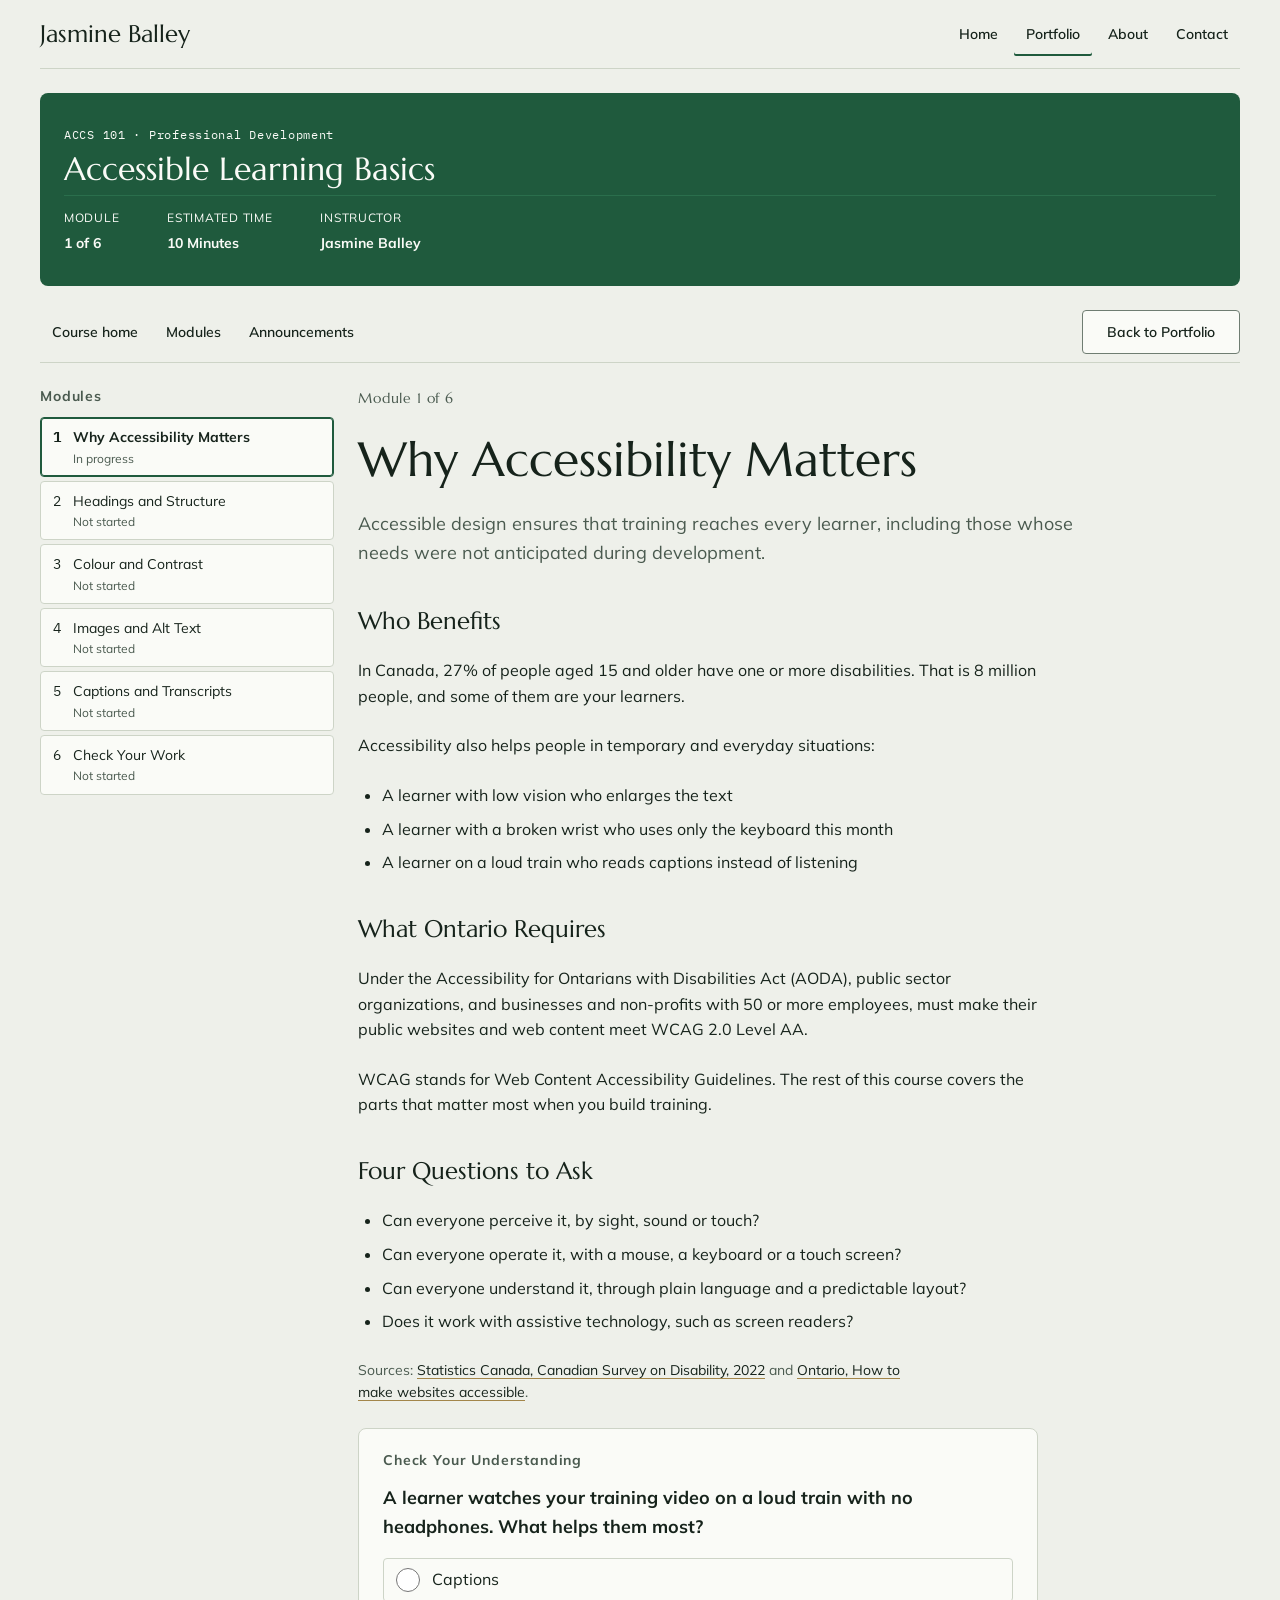
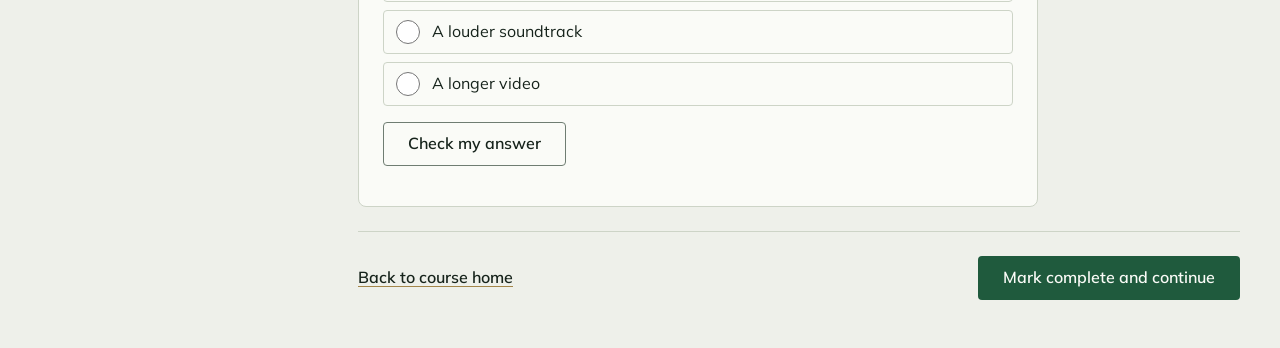
<file: course-module-1.html>
<!doctype html>
<html lang="en">
<head>
<meta charset="utf-8">
<meta name="viewport" content="width=device-width, initial-scale=1, viewport-fit=cover">
<title>Why Accessibility Matters | Accessible Learning Basics</title>
<link rel="preconnect" href="https://fonts.googleapis.com">
<link rel="preconnect" href="https://fonts.gstatic.com" crossorigin>
<link rel="stylesheet" href="https://fonts.googleapis.com/css2?family=Marcellus&family=Mulish:wght@400;600;700&family=IBM+Plex+Mono:wght@400;500&display=swap">
<link rel="stylesheet" href="tokens.css">
<link rel="stylesheet" href="site.css">
</head>
<body>
<div class="site">
  <div class="wf"><div class="wf-inner">
<header class="site-header">
  <a class="brand" href="index.html">Jasmine Balley</a>
  <nav class="site-nav" aria-label="Main">
    <ul>
      <li><a class="nav-link" href="index.html">Home</a></li>
      <li><a class="nav-link" href="portfolio.html" aria-current="page">Portfolio</a></li>
      <li><a class="nav-link" href="about.html">About</a></li>
      <li><a class="nav-link" href="index.html#c-5">Contact</a></li>
    </ul>
  </nav>
</header>
  <div class="course-page">
    <div class="course-banner"><p class="course-code">ACCS 101 · Professional Development</p><p class="title">Accessible Learning Basics</p><dl class="course-meta"><div><dt>Module</dt><dd>1 of 6</dd></div><div><dt>Estimated Time</dt><dd>10 Minutes</dd></div><div><dt>Instructor</dt><dd>Jasmine Balley</dd></div></dl></div>
    <nav class="course-nav" aria-label="Course"><ul>
      <li><a class="nav-link" href="course.html">Course home</a></li><li><a class="nav-link" href="course.html#modules">Modules</a></li><li><a class="nav-link" href="course.html#announcements">Announcements</a></li>
      <li class="course-back"><a class="btn btn-secondary btn-back" href="portfolio.html">Back to Portfolio</a></li>
    </ul></nav>
    <div class="lesson-cols">
    <aside>
      <nav class="modnav" aria-labelledby="modnav-h">
        <h2 class="widget-title" id="modnav-h">Modules</h2>
        <ol>
          <li><a href="course-module-1.html" data-modlink="1" aria-current="page"><span class="n">1</span><span class="title">Why Accessibility Matters</span><span class="status" data-status>Not started</span></a></li>
          <li><a href="course-module-2.html" data-modlink="2"><span class="n">2</span><span class="title">Headings and Structure</span><span class="status" data-status>Not started</span></a></li>
          <li><a href="course-module-3.html" data-modlink="3"><span class="n">3</span><span class="title">Colour and Contrast</span><span class="status" data-status>Not started</span></a></li>
          <li><a href="course-module-4.html" data-modlink="4"><span class="n">4</span><span class="title">Images and Alt Text</span><span class="status" data-status>Not started</span></a></li>
          <li><a href="course-module-5.html" data-modlink="5"><span class="n">5</span><span class="title">Captions and Transcripts</span><span class="status" data-status>Not started</span></a></li>
          <li><a href="course-module-6.html" data-modlink="6"><span class="n">6</span><span class="title">Check Your Work</span><span class="status" data-status>Not started</span></a></li>
        </ol>
      </nav>
    </aside>
    <main class="lesson" data-current-module="1">
      <p class="eyebrow">Module 1 of 6</p>
      <h1 class="page-title">Why Accessibility Matters</h1>
      <p class="lead">Accessible design ensures that training reaches every learner, including those whose needs were not anticipated during development.</p>
<h2>Who Benefits</h2>
<p>In Canada, 27% of people aged 15 and older have one or more disabilities. That is 8 million people, and some of them are your learners.</p>
<p>Accessibility also helps people in temporary and everyday situations:</p>
<ul><li>A learner with low vision who enlarges the text</li><li>A learner with a broken wrist who uses only the keyboard this month</li><li>A learner on a loud train who reads captions instead of listening</li></ul>
<h2>What Ontario Requires</h2>
<p>Under the Accessibility for Ontarians with Disabilities Act (AODA), public sector organizations, and businesses and non-profits with 50 or more employees, must make their public websites and web content meet WCAG 2.0 Level AA.</p>
<p>WCAG stands for Web Content Accessibility Guidelines. The rest of this course covers the parts that matter most when you build training.</p>
<h2>Four Questions to Ask</h2>
<ul><li>Can everyone perceive it, by sight, sound or touch?</li><li>Can everyone operate it, with a mouse, a keyboard or a touch screen?</li><li>Can everyone understand it, through plain language and a predictable layout?</li><li>Does it work with assistive technology, such as screen readers?</li></ul>
<p class="sources">Sources: <a class="link" href="https://www150.statcan.gc.ca/n1/daily-quotidien/231201/dq231201b-eng.htm" target="_blank" rel="noopener">Statistics Canada, Canadian Survey on Disability, 2022</a> and <a class="link" href="https://ontario.ca/page/how-make-websites-accessible" target="_blank" rel="noopener">Ontario, How to make websites accessible</a>.</p>
      <form class="card check" novalidate data-answer="a" data-right="Correct. Captions let them follow the video without sound." data-wrong="Not quite. Without headphones, more sound will not help. Captions let them follow along.">
        <h2>Check Your Understanding</h2>
        <fieldset>
          <legend>A learner watches your training video on a loud train with no headphones. What helps them most?</legend>
          <div class="choices">
          <label class="choice"><input type="radio" name="check" value="a" id="m1-a"> Captions</label>
          <label class="choice"><input type="radio" name="check" value="b" id="m1-b"> A louder soundtrack</label>
          <label class="choice"><input type="radio" name="check" value="c" id="m1-c"> A longer video</label>
          </div>
        </fieldset>
        <div class="btn-row"><button class="btn btn-secondary" type="submit">Check my answer</button></div>
        <p class="feedback" role="status"></p>
      </form>
      <nav class="pager" aria-label="Module pages">
        <a class="link link-standalone" href="course.html">Back to course home</a>
        <a class="btn btn-primary" id="complete" href="course-module-2.html">Mark complete and continue</a>
      </nav>
    </main>
    </div>
  </div>
  </div></div>
</div>
<script src="course.js"></script>
</body>
</html>
</file>
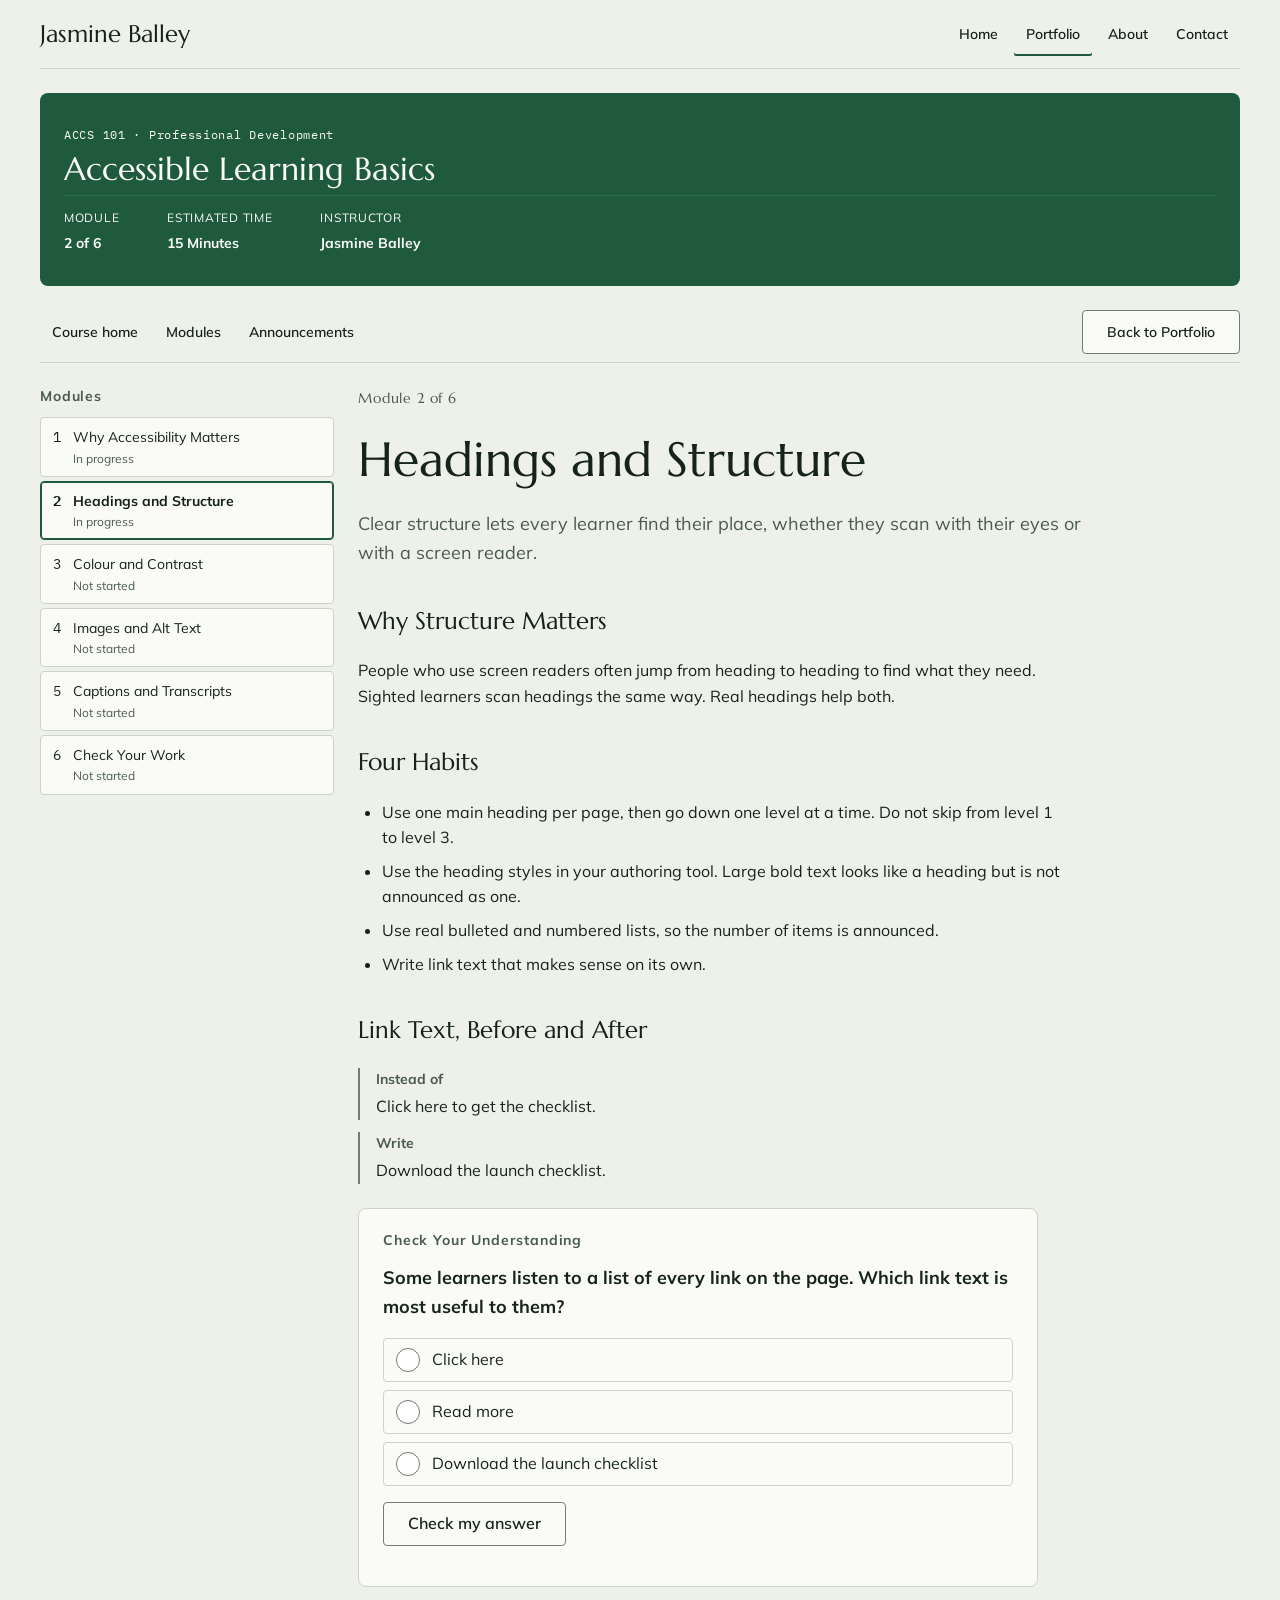
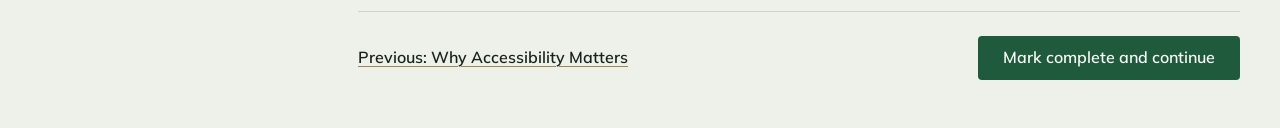
<file: course-module-2.html>
<!doctype html>
<html lang="en">
<head>
<meta charset="utf-8">
<meta name="viewport" content="width=device-width, initial-scale=1, viewport-fit=cover">
<title>Headings and Structure | Accessible Learning Basics</title>
<link rel="preconnect" href="https://fonts.googleapis.com">
<link rel="preconnect" href="https://fonts.gstatic.com" crossorigin>
<link rel="stylesheet" href="https://fonts.googleapis.com/css2?family=Marcellus&family=Mulish:wght@400;600;700&family=IBM+Plex+Mono:wght@400;500&display=swap">
<link rel="stylesheet" href="tokens.css">
<link rel="stylesheet" href="site.css">
</head>
<body>
<div class="site">
  <div class="wf"><div class="wf-inner">
<header class="site-header">
  <a class="brand" href="index.html">Jasmine Balley</a>
  <nav class="site-nav" aria-label="Main">
    <ul>
      <li><a class="nav-link" href="index.html">Home</a></li>
      <li><a class="nav-link" href="portfolio.html" aria-current="page">Portfolio</a></li>
      <li><a class="nav-link" href="about.html">About</a></li>
      <li><a class="nav-link" href="index.html#c-5">Contact</a></li>
    </ul>
  </nav>
</header>
  <div class="course-page">
    <div class="course-banner"><p class="course-code">ACCS 101 · Professional Development</p><p class="title">Accessible Learning Basics</p><dl class="course-meta"><div><dt>Module</dt><dd>2 of 6</dd></div><div><dt>Estimated Time</dt><dd>15 Minutes</dd></div><div><dt>Instructor</dt><dd>Jasmine Balley</dd></div></dl></div>
    <nav class="course-nav" aria-label="Course"><ul>
      <li><a class="nav-link" href="course.html">Course home</a></li><li><a class="nav-link" href="course.html#modules">Modules</a></li><li><a class="nav-link" href="course.html#announcements">Announcements</a></li>
      <li class="course-back"><a class="btn btn-secondary btn-back" href="portfolio.html">Back to Portfolio</a></li>
    </ul></nav>
    <div class="lesson-cols">
    <aside>
      <nav class="modnav" aria-labelledby="modnav-h">
        <h2 class="widget-title" id="modnav-h">Modules</h2>
        <ol>
          <li><a href="course-module-1.html" data-modlink="1"><span class="n">1</span><span class="title">Why Accessibility Matters</span><span class="status" data-status>Not started</span></a></li>
          <li><a href="course-module-2.html" data-modlink="2" aria-current="page"><span class="n">2</span><span class="title">Headings and Structure</span><span class="status" data-status>Not started</span></a></li>
          <li><a href="course-module-3.html" data-modlink="3"><span class="n">3</span><span class="title">Colour and Contrast</span><span class="status" data-status>Not started</span></a></li>
          <li><a href="course-module-4.html" data-modlink="4"><span class="n">4</span><span class="title">Images and Alt Text</span><span class="status" data-status>Not started</span></a></li>
          <li><a href="course-module-5.html" data-modlink="5"><span class="n">5</span><span class="title">Captions and Transcripts</span><span class="status" data-status>Not started</span></a></li>
          <li><a href="course-module-6.html" data-modlink="6"><span class="n">6</span><span class="title">Check Your Work</span><span class="status" data-status>Not started</span></a></li>
        </ol>
      </nav>
    </aside>
    <main class="lesson" data-current-module="2">
      <p class="eyebrow">Module 2 of 6</p>
      <h1 class="page-title">Headings and Structure</h1>
      <p class="lead">Clear structure lets every learner find their place, whether they scan with their eyes or with a screen reader.</p>
<h2>Why Structure Matters</h2>
<p>People who use screen readers often jump from heading to heading to find what they need. Sighted learners scan headings the same way. Real headings help both.</p>
<h2>Four Habits</h2>
<ul><li>Use one main heading per page, then go down one level at a time. Do not skip from level 1 to level 3.</li><li>Use the heading styles in your authoring tool. Large bold text looks like a heading but is not announced as one.</li><li>Use real bulleted and numbered lists, so the number of items is announced.</li><li>Write link text that makes sense on its own.</li></ul>
<h2>Link Text, Before and After</h2>
<dl class="pair"><div><dt>Instead of</dt><dd>Click here to get the checklist.</dd></div><div><dt>Write</dt><dd>Download the launch checklist.</dd></div></dl>
      <form class="card check" novalidate data-answer="c" data-right="Correct. It says where the link goes, even out of context." data-wrong="Not quite. Out of context, that link says nothing about where it goes. Download the launch checklist does.">
        <h2>Check Your Understanding</h2>
        <fieldset>
          <legend>Some learners listen to a list of every link on the page. Which link text is most useful to them?</legend>
          <div class="choices">
          <label class="choice"><input type="radio" name="check" value="a" id="m2-a"> Click here</label>
          <label class="choice"><input type="radio" name="check" value="b" id="m2-b"> Read more</label>
          <label class="choice"><input type="radio" name="check" value="c" id="m2-c"> Download the launch checklist</label>
          </div>
        </fieldset>
        <div class="btn-row"><button class="btn btn-secondary" type="submit">Check my answer</button></div>
        <p class="feedback" role="status"></p>
      </form>
      <nav class="pager" aria-label="Module pages">
        <a class="link link-standalone" href="course-module-1.html">Previous: Why Accessibility Matters</a>
        <a class="btn btn-primary" id="complete" href="course-module-3.html">Mark complete and continue</a>
      </nav>
    </main>
    </div>
  </div>
  </div></div>
</div>
<script src="course.js"></script>
</body>
</html>
</file>
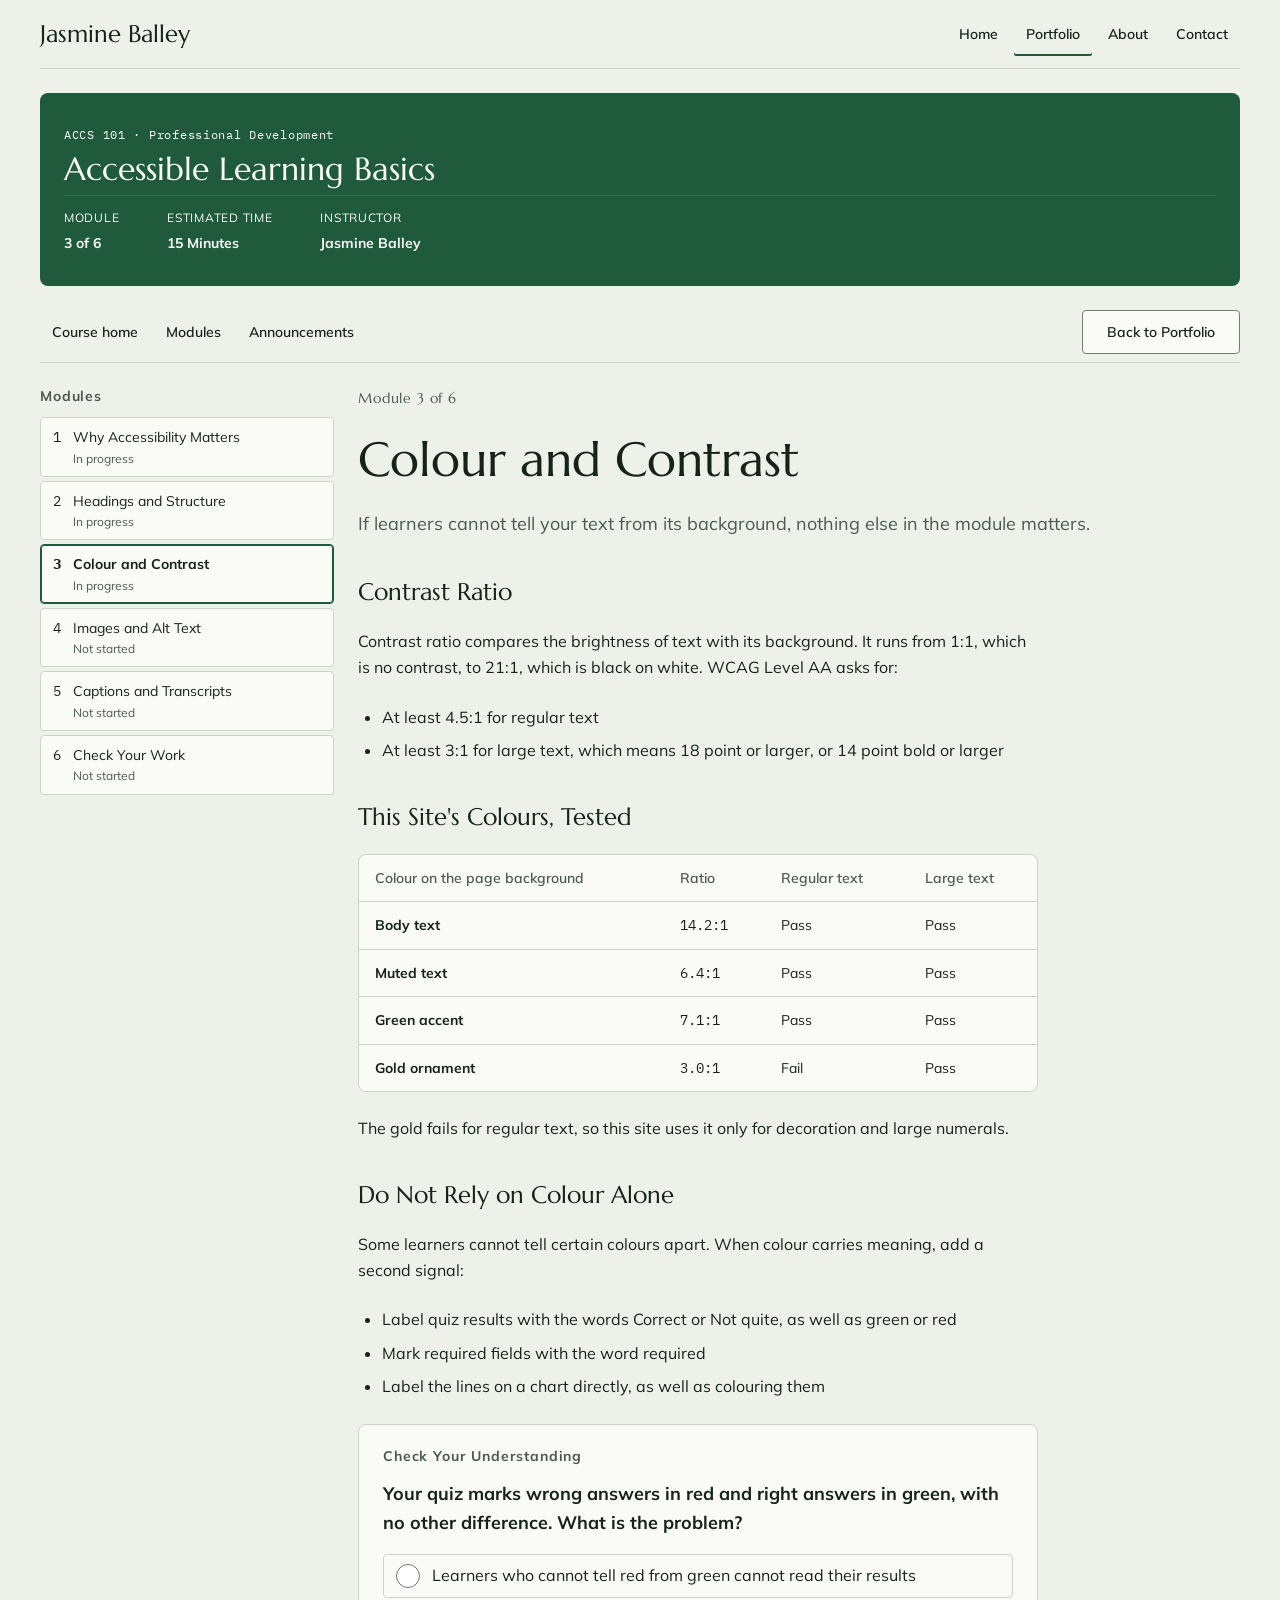
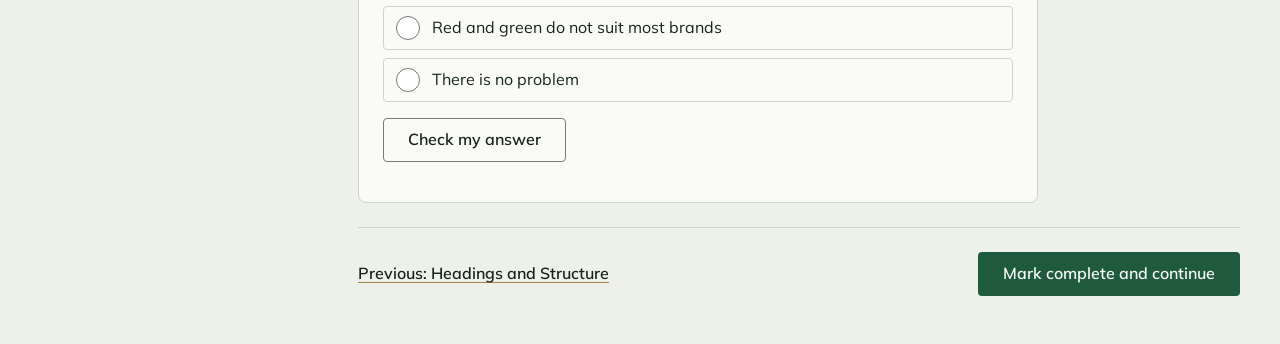
<file: course-module-3.html>
<!doctype html>
<html lang="en">
<head>
<meta charset="utf-8">
<meta name="viewport" content="width=device-width, initial-scale=1, viewport-fit=cover">
<title>Colour and Contrast | Accessible Learning Basics</title>
<link rel="preconnect" href="https://fonts.googleapis.com">
<link rel="preconnect" href="https://fonts.gstatic.com" crossorigin>
<link rel="stylesheet" href="https://fonts.googleapis.com/css2?family=Marcellus&family=Mulish:wght@400;600;700&family=IBM+Plex+Mono:wght@400;500&display=swap">
<link rel="stylesheet" href="tokens.css">
<link rel="stylesheet" href="site.css">
</head>
<body>
<div class="site">
  <div class="wf"><div class="wf-inner">
<header class="site-header">
  <a class="brand" href="index.html">Jasmine Balley</a>
  <nav class="site-nav" aria-label="Main">
    <ul>
      <li><a class="nav-link" href="index.html">Home</a></li>
      <li><a class="nav-link" href="portfolio.html" aria-current="page">Portfolio</a></li>
      <li><a class="nav-link" href="about.html">About</a></li>
      <li><a class="nav-link" href="index.html#c-5">Contact</a></li>
    </ul>
  </nav>
</header>
  <div class="course-page">
    <div class="course-banner"><p class="course-code">ACCS 101 · Professional Development</p><p class="title">Accessible Learning Basics</p><dl class="course-meta"><div><dt>Module</dt><dd>3 of 6</dd></div><div><dt>Estimated Time</dt><dd>15 Minutes</dd></div><div><dt>Instructor</dt><dd>Jasmine Balley</dd></div></dl></div>
    <nav class="course-nav" aria-label="Course"><ul>
      <li><a class="nav-link" href="course.html">Course home</a></li><li><a class="nav-link" href="course.html#modules">Modules</a></li><li><a class="nav-link" href="course.html#announcements">Announcements</a></li>
      <li class="course-back"><a class="btn btn-secondary btn-back" href="portfolio.html">Back to Portfolio</a></li>
    </ul></nav>
    <div class="lesson-cols">
    <aside>
      <nav class="modnav" aria-labelledby="modnav-h">
        <h2 class="widget-title" id="modnav-h">Modules</h2>
        <ol>
          <li><a href="course-module-1.html" data-modlink="1"><span class="n">1</span><span class="title">Why Accessibility Matters</span><span class="status" data-status>Not started</span></a></li>
          <li><a href="course-module-2.html" data-modlink="2"><span class="n">2</span><span class="title">Headings and Structure</span><span class="status" data-status>Not started</span></a></li>
          <li><a href="course-module-3.html" data-modlink="3" aria-current="page"><span class="n">3</span><span class="title">Colour and Contrast</span><span class="status" data-status>Not started</span></a></li>
          <li><a href="course-module-4.html" data-modlink="4"><span class="n">4</span><span class="title">Images and Alt Text</span><span class="status" data-status>Not started</span></a></li>
          <li><a href="course-module-5.html" data-modlink="5"><span class="n">5</span><span class="title">Captions and Transcripts</span><span class="status" data-status>Not started</span></a></li>
          <li><a href="course-module-6.html" data-modlink="6"><span class="n">6</span><span class="title">Check Your Work</span><span class="status" data-status>Not started</span></a></li>
        </ol>
      </nav>
    </aside>
    <main class="lesson" data-current-module="3">
      <p class="eyebrow">Module 3 of 6</p>
      <h1 class="page-title">Colour and Contrast</h1>
      <p class="lead">If learners cannot tell your text from its background, nothing else in the module matters.</p>
<h2>Contrast Ratio</h2>
<p>Contrast ratio compares the brightness of text with its background. It runs from 1:1, which is no contrast, to 21:1, which is black on white. WCAG Level AA asks for:</p>
<ul><li>At least 4.5:1 for regular text</li><li>At least 3:1 for large text, which means 18 point or larger, or 14 point bold or larger</li></ul>
<h2>This Site's Colours, Tested</h2>
<div class="table-wrap"><table class="table"><thead><tr><th scope="col">Colour on the page background</th><th scope="col">Ratio</th><th scope="col">Regular text</th><th scope="col">Large text</th></tr></thead><tbody><tr><th scope="row">Body text</th><td class="num">14.2:1</td><td>Pass</td><td>Pass</td></tr><tr><th scope="row">Muted text</th><td class="num">6.4:1</td><td>Pass</td><td>Pass</td></tr><tr><th scope="row">Green accent</th><td class="num">7.1:1</td><td>Pass</td><td>Pass</td></tr><tr><th scope="row">Gold ornament</th><td class="num">3.0:1</td><td>Fail</td><td>Pass</td></tr></tbody></table></div>
<p>The gold fails for regular text, so this site uses it only for decoration and large numerals.</p>
<h2>Do Not Rely on Colour Alone</h2>
<p>Some learners cannot tell certain colours apart. When colour carries meaning, add a second signal:</p>
<ul><li>Label quiz results with the words Correct or Not quite, as well as green or red</li><li>Mark required fields with the word required</li><li>Label the lines on a chart directly, as well as colouring them</li></ul>
      <form class="card check" novalidate data-answer="a" data-right="Correct. Add words or icons so the result does not depend on colour." data-wrong="Not quite. Learners who cannot tell red from green would not be able to read their results.">
        <h2>Check Your Understanding</h2>
        <fieldset>
          <legend>Your quiz marks wrong answers in red and right answers in green, with no other difference. What is the problem?</legend>
          <div class="choices">
          <label class="choice"><input type="radio" name="check" value="a" id="m3-a"> Learners who cannot tell red from green cannot read their results</label>
          <label class="choice"><input type="radio" name="check" value="b" id="m3-b"> Red and green do not suit most brands</label>
          <label class="choice"><input type="radio" name="check" value="c" id="m3-c"> There is no problem</label>
          </div>
        </fieldset>
        <div class="btn-row"><button class="btn btn-secondary" type="submit">Check my answer</button></div>
        <p class="feedback" role="status"></p>
      </form>
      <nav class="pager" aria-label="Module pages">
        <a class="link link-standalone" href="course-module-2.html">Previous: Headings and Structure</a>
        <a class="btn btn-primary" id="complete" href="course-module-4.html">Mark complete and continue</a>
      </nav>
    </main>
    </div>
  </div>
  </div></div>
</div>
<script src="course.js"></script>
</body>
</html>
</file>
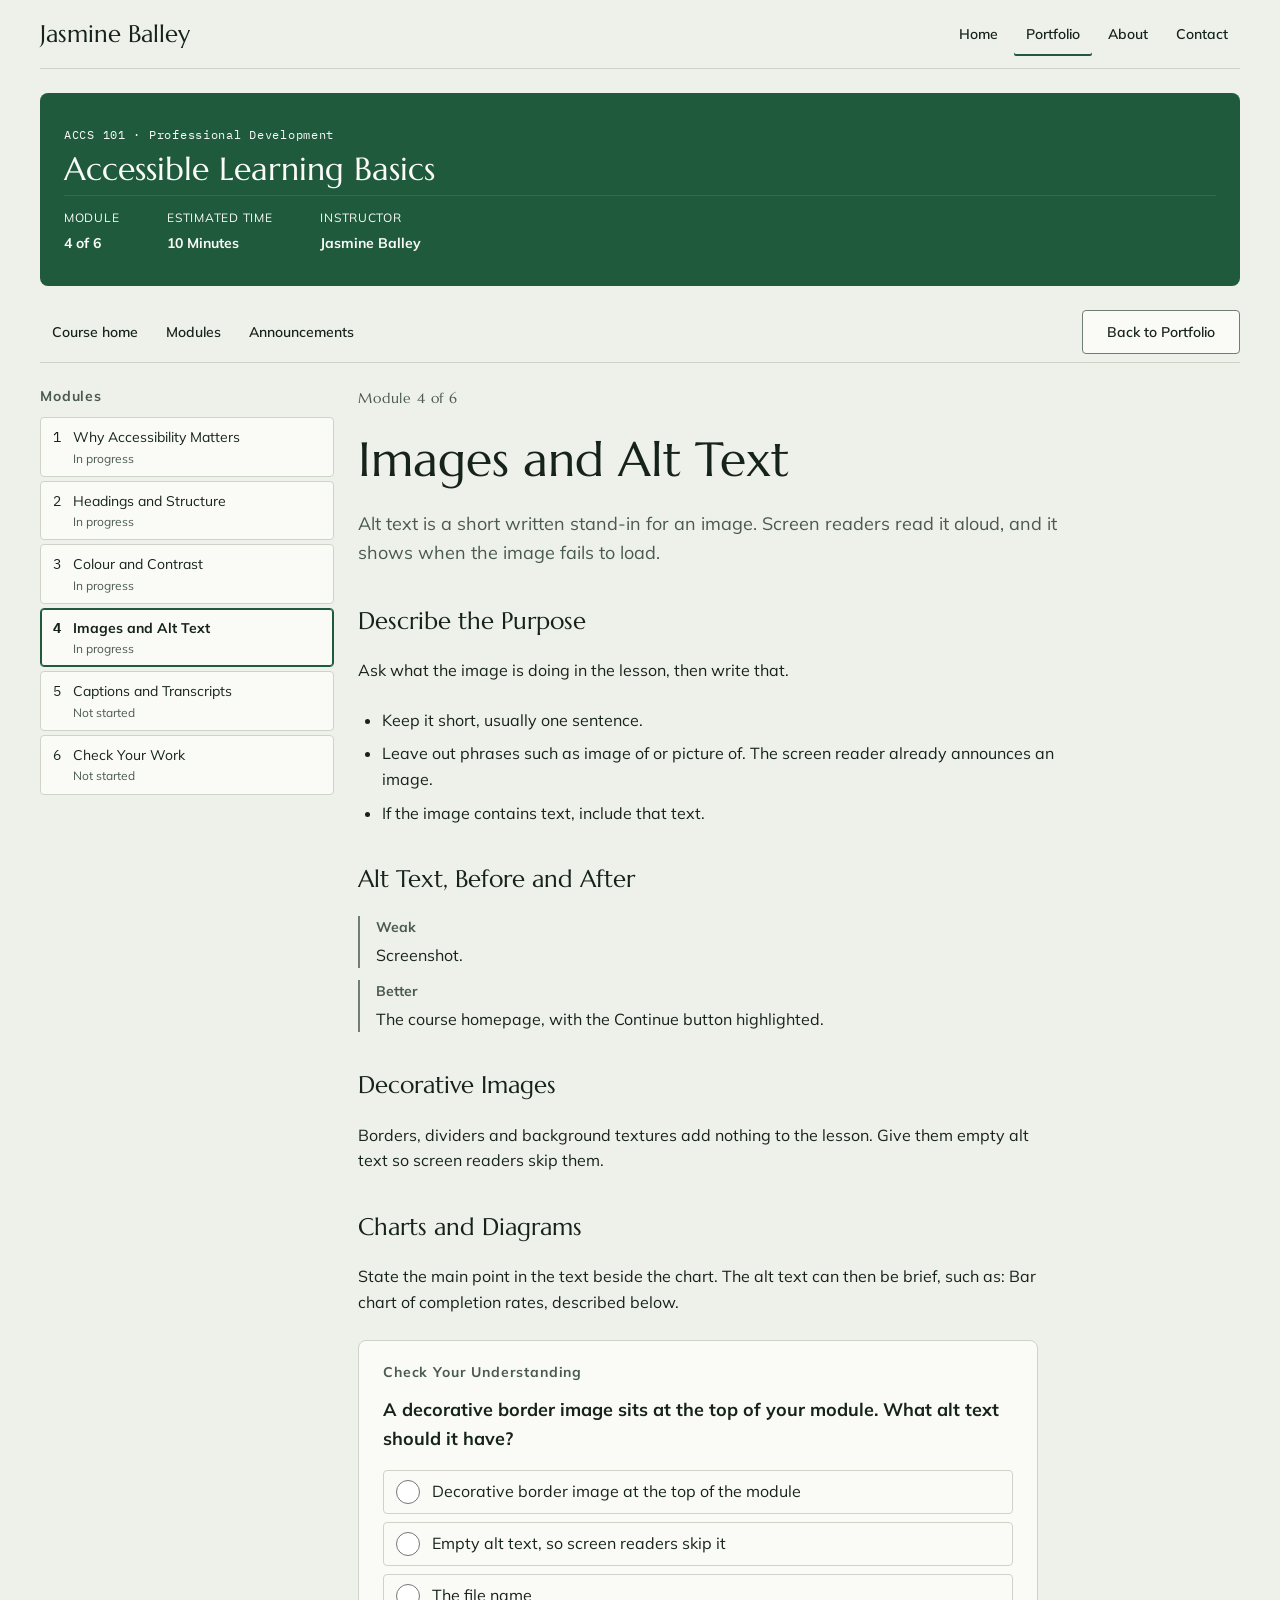
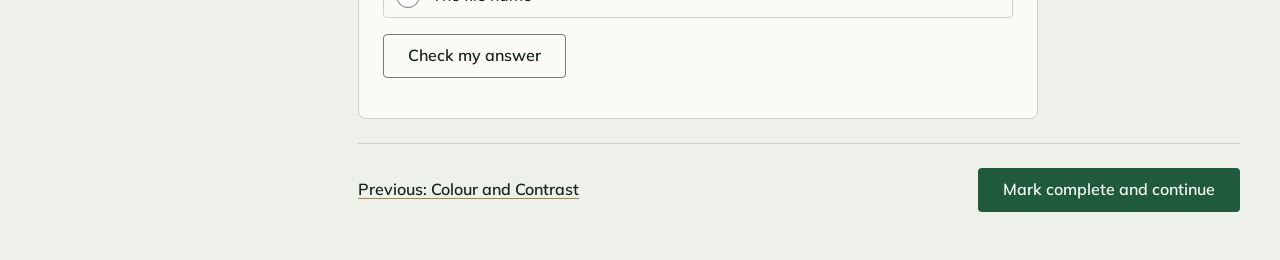
<file: course-module-4.html>
<!doctype html>
<html lang="en">
<head>
<meta charset="utf-8">
<meta name="viewport" content="width=device-width, initial-scale=1, viewport-fit=cover">
<title>Images and Alt Text | Accessible Learning Basics</title>
<link rel="preconnect" href="https://fonts.googleapis.com">
<link rel="preconnect" href="https://fonts.gstatic.com" crossorigin>
<link rel="stylesheet" href="https://fonts.googleapis.com/css2?family=Marcellus&family=Mulish:wght@400;600;700&family=IBM+Plex+Mono:wght@400;500&display=swap">
<link rel="stylesheet" href="tokens.css">
<link rel="stylesheet" href="site.css">
</head>
<body>
<div class="site">
  <div class="wf"><div class="wf-inner">
<header class="site-header">
  <a class="brand" href="index.html">Jasmine Balley</a>
  <nav class="site-nav" aria-label="Main">
    <ul>
      <li><a class="nav-link" href="index.html">Home</a></li>
      <li><a class="nav-link" href="portfolio.html" aria-current="page">Portfolio</a></li>
      <li><a class="nav-link" href="about.html">About</a></li>
      <li><a class="nav-link" href="index.html#c-5">Contact</a></li>
    </ul>
  </nav>
</header>
  <div class="course-page">
    <div class="course-banner"><p class="course-code">ACCS 101 · Professional Development</p><p class="title">Accessible Learning Basics</p><dl class="course-meta"><div><dt>Module</dt><dd>4 of 6</dd></div><div><dt>Estimated Time</dt><dd>10 Minutes</dd></div><div><dt>Instructor</dt><dd>Jasmine Balley</dd></div></dl></div>
    <nav class="course-nav" aria-label="Course"><ul>
      <li><a class="nav-link" href="course.html">Course home</a></li><li><a class="nav-link" href="course.html#modules">Modules</a></li><li><a class="nav-link" href="course.html#announcements">Announcements</a></li>
      <li class="course-back"><a class="btn btn-secondary btn-back" href="portfolio.html">Back to Portfolio</a></li>
    </ul></nav>
    <div class="lesson-cols">
    <aside>
      <nav class="modnav" aria-labelledby="modnav-h">
        <h2 class="widget-title" id="modnav-h">Modules</h2>
        <ol>
          <li><a href="course-module-1.html" data-modlink="1"><span class="n">1</span><span class="title">Why Accessibility Matters</span><span class="status" data-status>Not started</span></a></li>
          <li><a href="course-module-2.html" data-modlink="2"><span class="n">2</span><span class="title">Headings and Structure</span><span class="status" data-status>Not started</span></a></li>
          <li><a href="course-module-3.html" data-modlink="3"><span class="n">3</span><span class="title">Colour and Contrast</span><span class="status" data-status>Not started</span></a></li>
          <li><a href="course-module-4.html" data-modlink="4" aria-current="page"><span class="n">4</span><span class="title">Images and Alt Text</span><span class="status" data-status>Not started</span></a></li>
          <li><a href="course-module-5.html" data-modlink="5"><span class="n">5</span><span class="title">Captions and Transcripts</span><span class="status" data-status>Not started</span></a></li>
          <li><a href="course-module-6.html" data-modlink="6"><span class="n">6</span><span class="title">Check Your Work</span><span class="status" data-status>Not started</span></a></li>
        </ol>
      </nav>
    </aside>
    <main class="lesson" data-current-module="4">
      <p class="eyebrow">Module 4 of 6</p>
      <h1 class="page-title">Images and Alt Text</h1>
      <p class="lead">Alt text is a short written stand-in for an image. Screen readers read it aloud, and it shows when the image fails to load.</p>
<h2>Describe the Purpose</h2>
<p>Ask what the image is doing in the lesson, then write that.</p>
<ul><li>Keep it short, usually one sentence.</li><li>Leave out phrases such as image of or picture of. The screen reader already announces an image.</li><li>If the image contains text, include that text.</li></ul>
<h2>Alt Text, Before and After</h2>
<dl class="pair"><div><dt>Weak</dt><dd>Screenshot.</dd></div><div><dt>Better</dt><dd>The course homepage, with the Continue button highlighted.</dd></div></dl>
<h2>Decorative Images</h2>
<p>Borders, dividers and background textures add nothing to the lesson. Give them empty alt text so screen readers skip them.</p>
<h2>Charts and Diagrams</h2>
<p>State the main point in the text beside the chart. The alt text can then be brief, such as: Bar chart of completion rates, described below.</p>
      <form class="card check" novalidate data-answer="b" data-right="Correct. Decorative images get empty alt text." data-wrong="Not quite. The border adds nothing to the lesson, so give it empty alt text and screen readers will skip it.">
        <h2>Check Your Understanding</h2>
        <fieldset>
          <legend>A decorative border image sits at the top of your module. What alt text should it have?</legend>
          <div class="choices">
          <label class="choice"><input type="radio" name="check" value="a" id="m4-a"> Decorative border image at the top of the module</label>
          <label class="choice"><input type="radio" name="check" value="b" id="m4-b"> Empty alt text, so screen readers skip it</label>
          <label class="choice"><input type="radio" name="check" value="c" id="m4-c"> The file name</label>
          </div>
        </fieldset>
        <div class="btn-row"><button class="btn btn-secondary" type="submit">Check my answer</button></div>
        <p class="feedback" role="status"></p>
      </form>
      <nav class="pager" aria-label="Module pages">
        <a class="link link-standalone" href="course-module-3.html">Previous: Colour and Contrast</a>
        <a class="btn btn-primary" id="complete" href="course-module-5.html">Mark complete and continue</a>
      </nav>
    </main>
    </div>
  </div>
  </div></div>
</div>
<script src="course.js"></script>
</body>
</html>
</file>
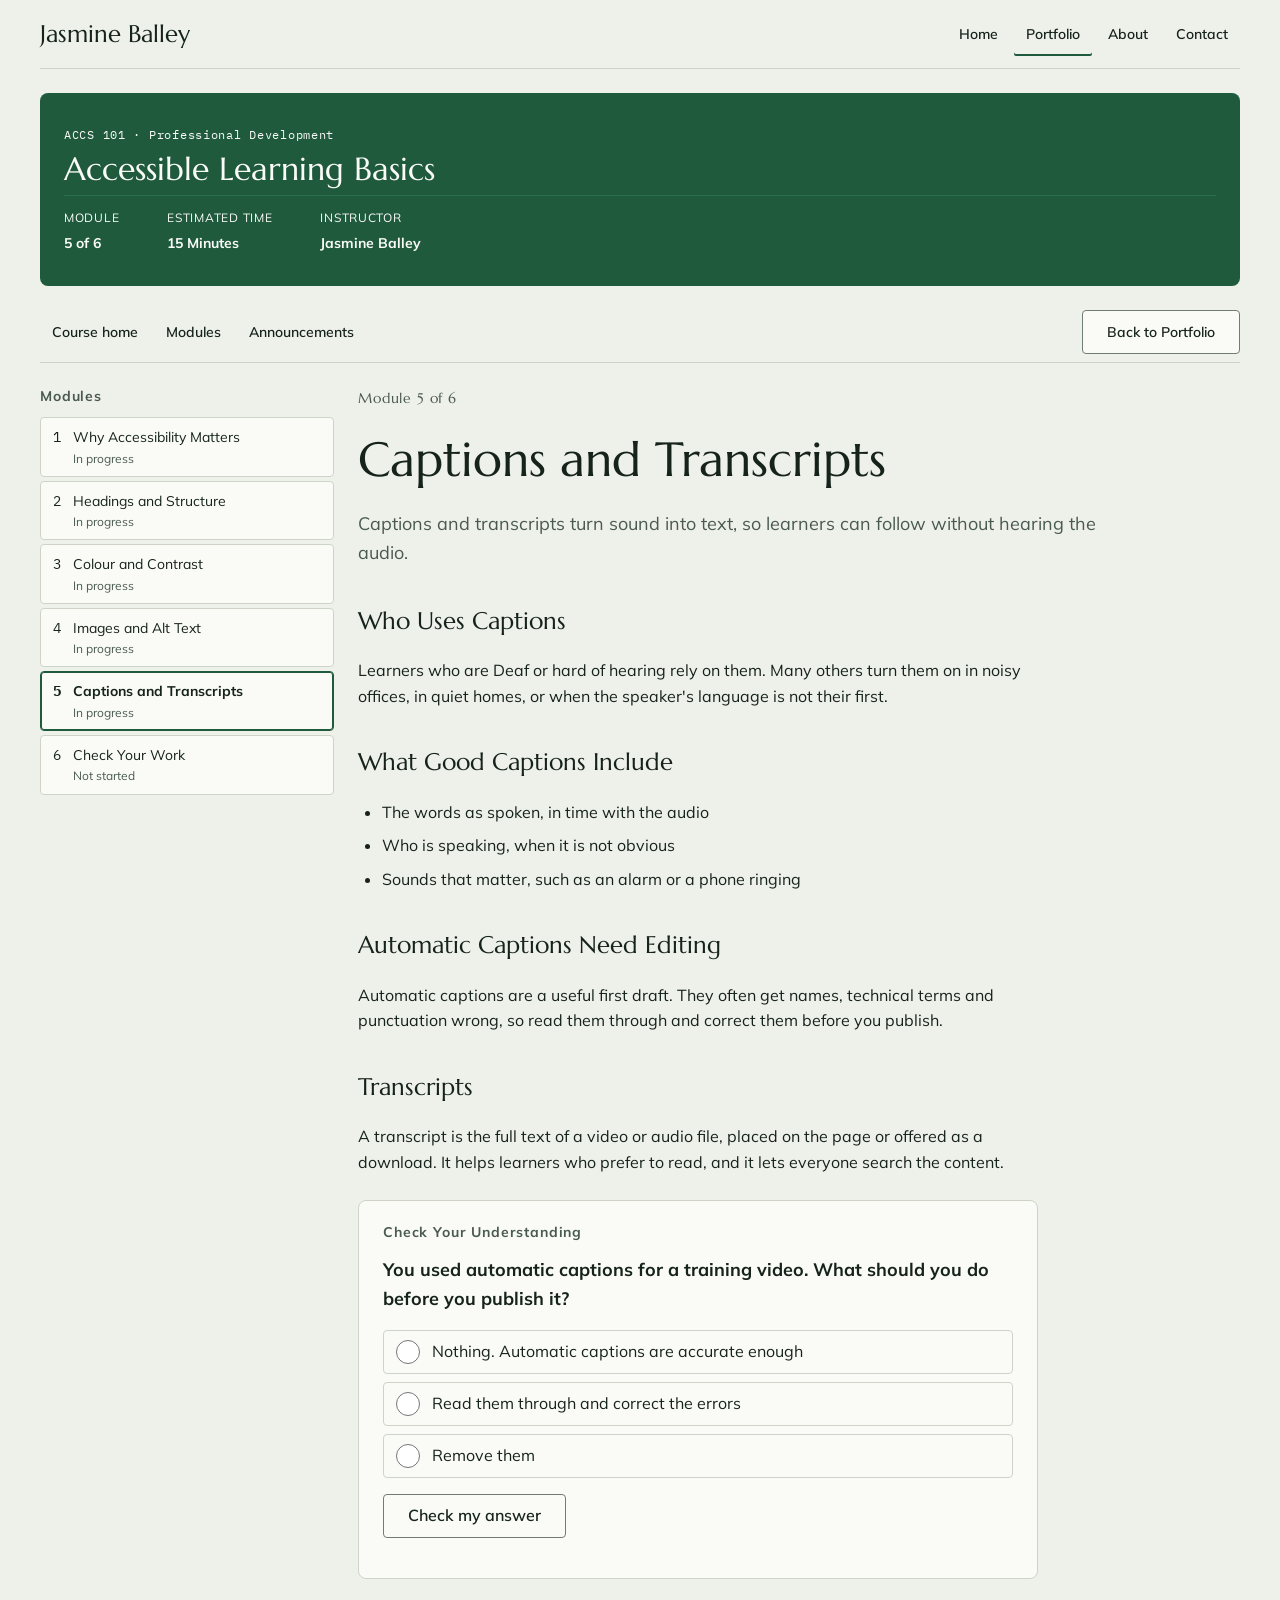
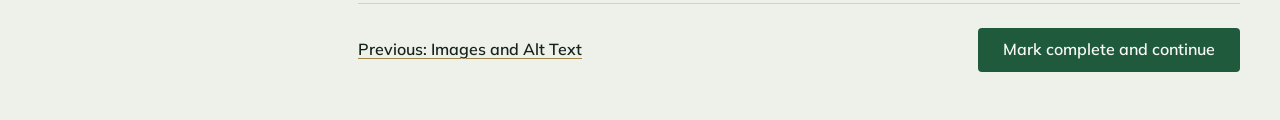
<file: course-module-5.html>
<!doctype html>
<html lang="en">
<head>
<meta charset="utf-8">
<meta name="viewport" content="width=device-width, initial-scale=1, viewport-fit=cover">
<title>Captions and Transcripts | Accessible Learning Basics</title>
<link rel="preconnect" href="https://fonts.googleapis.com">
<link rel="preconnect" href="https://fonts.gstatic.com" crossorigin>
<link rel="stylesheet" href="https://fonts.googleapis.com/css2?family=Marcellus&family=Mulish:wght@400;600;700&family=IBM+Plex+Mono:wght@400;500&display=swap">
<link rel="stylesheet" href="tokens.css">
<link rel="stylesheet" href="site.css">
</head>
<body>
<div class="site">
  <div class="wf"><div class="wf-inner">
<header class="site-header">
  <a class="brand" href="index.html">Jasmine Balley</a>
  <nav class="site-nav" aria-label="Main">
    <ul>
      <li><a class="nav-link" href="index.html">Home</a></li>
      <li><a class="nav-link" href="portfolio.html" aria-current="page">Portfolio</a></li>
      <li><a class="nav-link" href="about.html">About</a></li>
      <li><a class="nav-link" href="index.html#c-5">Contact</a></li>
    </ul>
  </nav>
</header>
  <div class="course-page">
    <div class="course-banner"><p class="course-code">ACCS 101 · Professional Development</p><p class="title">Accessible Learning Basics</p><dl class="course-meta"><div><dt>Module</dt><dd>5 of 6</dd></div><div><dt>Estimated Time</dt><dd>15 Minutes</dd></div><div><dt>Instructor</dt><dd>Jasmine Balley</dd></div></dl></div>
    <nav class="course-nav" aria-label="Course"><ul>
      <li><a class="nav-link" href="course.html">Course home</a></li><li><a class="nav-link" href="course.html#modules">Modules</a></li><li><a class="nav-link" href="course.html#announcements">Announcements</a></li>
      <li class="course-back"><a class="btn btn-secondary btn-back" href="portfolio.html">Back to Portfolio</a></li>
    </ul></nav>
    <div class="lesson-cols">
    <aside>
      <nav class="modnav" aria-labelledby="modnav-h">
        <h2 class="widget-title" id="modnav-h">Modules</h2>
        <ol>
          <li><a href="course-module-1.html" data-modlink="1"><span class="n">1</span><span class="title">Why Accessibility Matters</span><span class="status" data-status>Not started</span></a></li>
          <li><a href="course-module-2.html" data-modlink="2"><span class="n">2</span><span class="title">Headings and Structure</span><span class="status" data-status>Not started</span></a></li>
          <li><a href="course-module-3.html" data-modlink="3"><span class="n">3</span><span class="title">Colour and Contrast</span><span class="status" data-status>Not started</span></a></li>
          <li><a href="course-module-4.html" data-modlink="4"><span class="n">4</span><span class="title">Images and Alt Text</span><span class="status" data-status>Not started</span></a></li>
          <li><a href="course-module-5.html" data-modlink="5" aria-current="page"><span class="n">5</span><span class="title">Captions and Transcripts</span><span class="status" data-status>Not started</span></a></li>
          <li><a href="course-module-6.html" data-modlink="6"><span class="n">6</span><span class="title">Check Your Work</span><span class="status" data-status>Not started</span></a></li>
        </ol>
      </nav>
    </aside>
    <main class="lesson" data-current-module="5">
      <p class="eyebrow">Module 5 of 6</p>
      <h1 class="page-title">Captions and Transcripts</h1>
      <p class="lead">Captions and transcripts turn sound into text, so learners can follow without hearing the audio.</p>
<h2>Who Uses Captions</h2>
<p>Learners who are Deaf or hard of hearing rely on them. Many others turn them on in noisy offices, in quiet homes, or when the speaker's language is not their first.</p>
<h2>What Good Captions Include</h2>
<ul><li>The words as spoken, in time with the audio</li><li>Who is speaking, when it is not obvious</li><li>Sounds that matter, such as an alarm or a phone ringing</li></ul>
<h2>Automatic Captions Need Editing</h2>
<p>Automatic captions are a useful first draft. They often get names, technical terms and punctuation wrong, so read them through and correct them before you publish.</p>
<h2>Transcripts</h2>
<p>A transcript is the full text of a video or audio file, placed on the page or offered as a download. It helps learners who prefer to read, and it lets everyone search the content.</p>
      <form class="card check" novalidate data-answer="b" data-right="Correct. Automatic captions are a first draft." data-wrong="Not quite. Automatic captions often get names and technical terms wrong, so review and correct them.">
        <h2>Check Your Understanding</h2>
        <fieldset>
          <legend>You used automatic captions for a training video. What should you do before you publish it?</legend>
          <div class="choices">
          <label class="choice"><input type="radio" name="check" value="a" id="m5-a"> Nothing. Automatic captions are accurate enough</label>
          <label class="choice"><input type="radio" name="check" value="b" id="m5-b"> Read them through and correct the errors</label>
          <label class="choice"><input type="radio" name="check" value="c" id="m5-c"> Remove them</label>
          </div>
        </fieldset>
        <div class="btn-row"><button class="btn btn-secondary" type="submit">Check my answer</button></div>
        <p class="feedback" role="status"></p>
      </form>
      <nav class="pager" aria-label="Module pages">
        <a class="link link-standalone" href="course-module-4.html">Previous: Images and Alt Text</a>
        <a class="btn btn-primary" id="complete" href="course-module-6.html">Mark complete and continue</a>
      </nav>
    </main>
    </div>
  </div>
  </div></div>
</div>
<script src="course.js"></script>
</body>
</html>
</file>
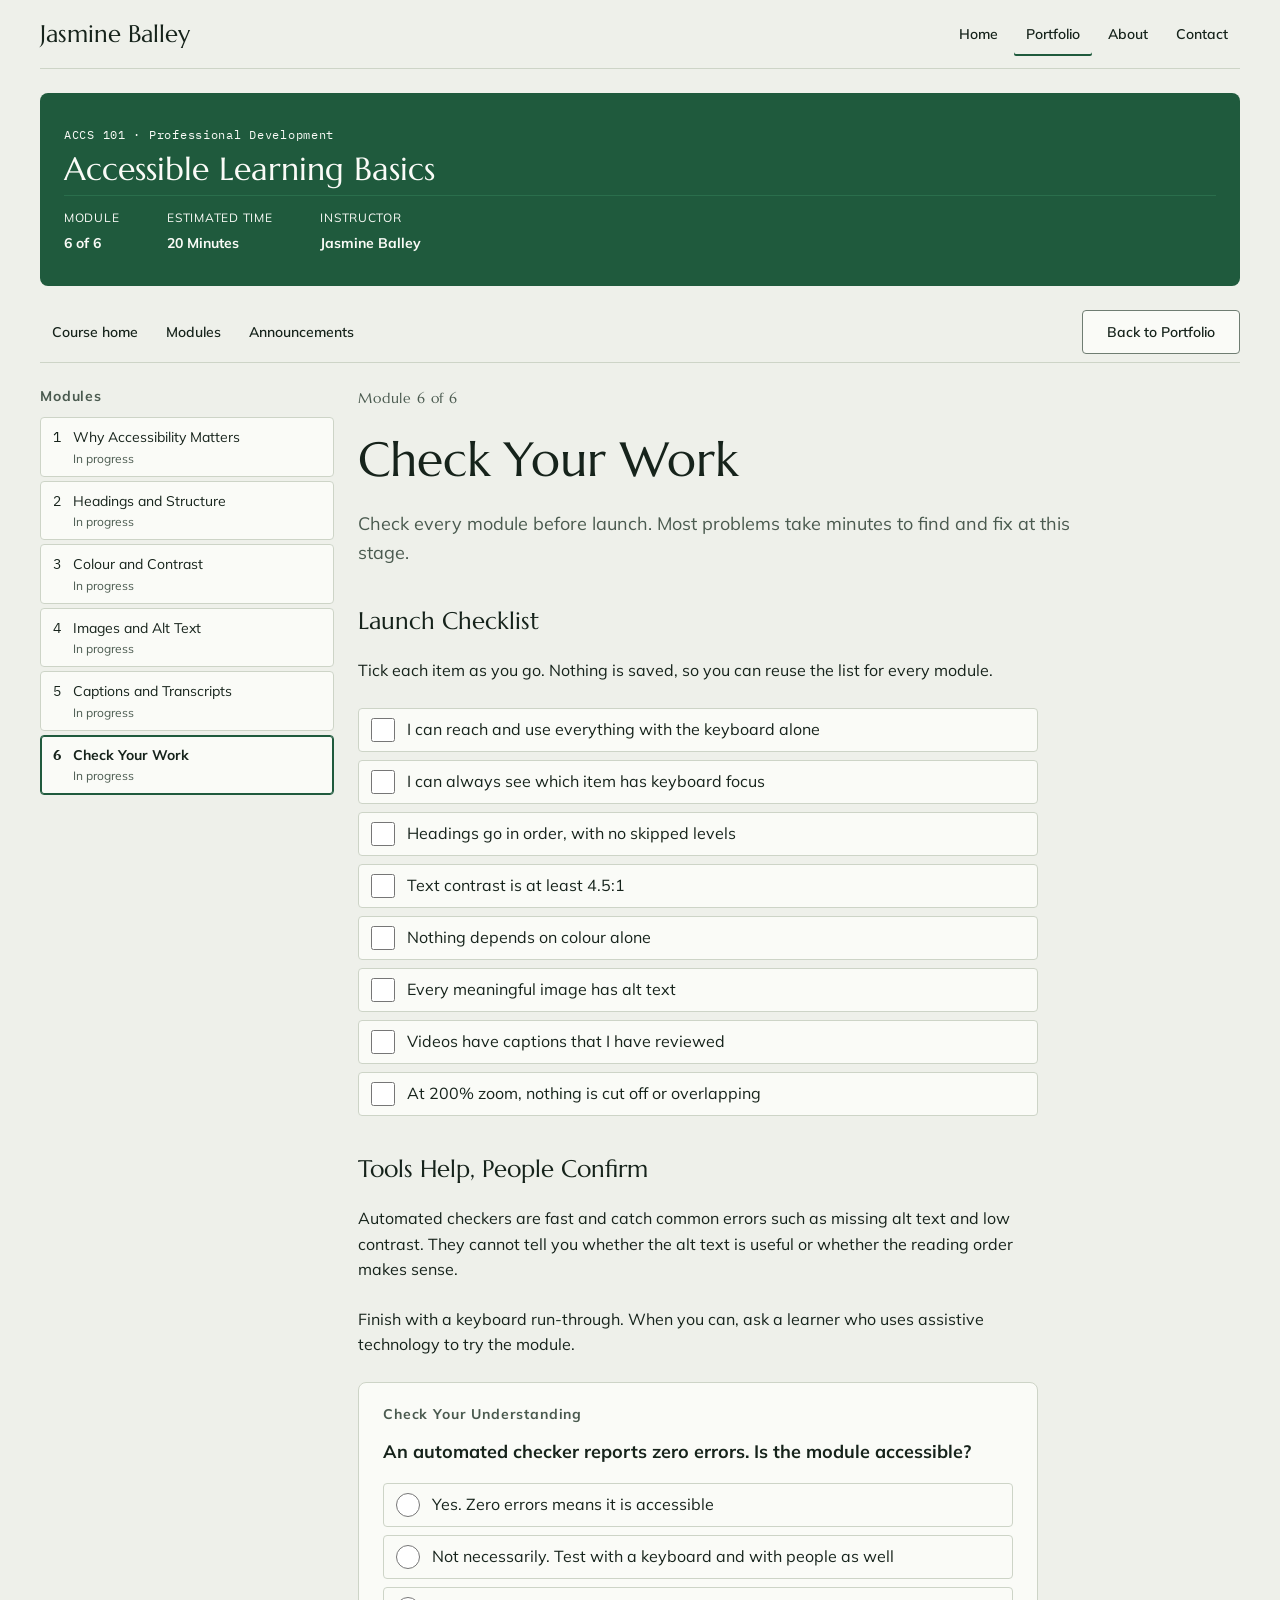
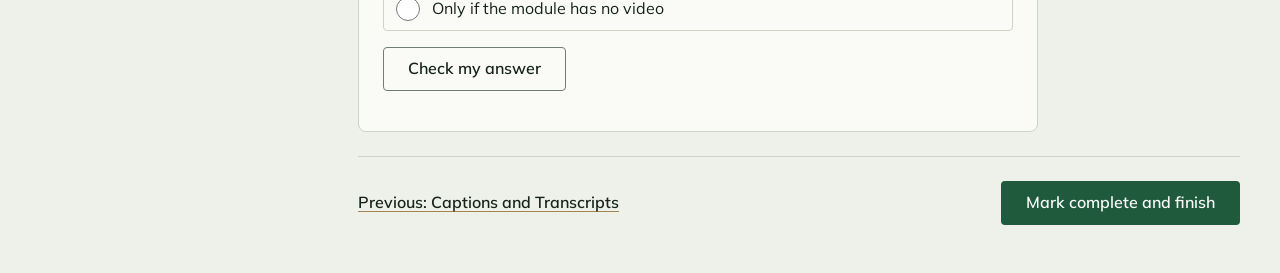
<file: course-module-6.html>
<!doctype html>
<html lang="en">
<head>
<meta charset="utf-8">
<meta name="viewport" content="width=device-width, initial-scale=1, viewport-fit=cover">
<title>Check Your Work | Accessible Learning Basics</title>
<link rel="preconnect" href="https://fonts.googleapis.com">
<link rel="preconnect" href="https://fonts.gstatic.com" crossorigin>
<link rel="stylesheet" href="https://fonts.googleapis.com/css2?family=Marcellus&family=Mulish:wght@400;600;700&family=IBM+Plex+Mono:wght@400;500&display=swap">
<link rel="stylesheet" href="tokens.css">
<link rel="stylesheet" href="site.css">
</head>
<body>
<div class="site">
  <div class="wf"><div class="wf-inner">
<header class="site-header">
  <a class="brand" href="index.html">Jasmine Balley</a>
  <nav class="site-nav" aria-label="Main">
    <ul>
      <li><a class="nav-link" href="index.html">Home</a></li>
      <li><a class="nav-link" href="portfolio.html" aria-current="page">Portfolio</a></li>
      <li><a class="nav-link" href="about.html">About</a></li>
      <li><a class="nav-link" href="index.html#c-5">Contact</a></li>
    </ul>
  </nav>
</header>
  <div class="course-page">
    <div class="course-banner"><p class="course-code">ACCS 101 · Professional Development</p><p class="title">Accessible Learning Basics</p><dl class="course-meta"><div><dt>Module</dt><dd>6 of 6</dd></div><div><dt>Estimated Time</dt><dd>20 Minutes</dd></div><div><dt>Instructor</dt><dd>Jasmine Balley</dd></div></dl></div>
    <nav class="course-nav" aria-label="Course"><ul>
      <li><a class="nav-link" href="course.html">Course home</a></li><li><a class="nav-link" href="course.html#modules">Modules</a></li><li><a class="nav-link" href="course.html#announcements">Announcements</a></li>
      <li class="course-back"><a class="btn btn-secondary btn-back" href="portfolio.html">Back to Portfolio</a></li>
    </ul></nav>
    <div class="lesson-cols">
    <aside>
      <nav class="modnav" aria-labelledby="modnav-h">
        <h2 class="widget-title" id="modnav-h">Modules</h2>
        <ol>
          <li><a href="course-module-1.html" data-modlink="1"><span class="n">1</span><span class="title">Why Accessibility Matters</span><span class="status" data-status>Not started</span></a></li>
          <li><a href="course-module-2.html" data-modlink="2"><span class="n">2</span><span class="title">Headings and Structure</span><span class="status" data-status>Not started</span></a></li>
          <li><a href="course-module-3.html" data-modlink="3"><span class="n">3</span><span class="title">Colour and Contrast</span><span class="status" data-status>Not started</span></a></li>
          <li><a href="course-module-4.html" data-modlink="4"><span class="n">4</span><span class="title">Images and Alt Text</span><span class="status" data-status>Not started</span></a></li>
          <li><a href="course-module-5.html" data-modlink="5"><span class="n">5</span><span class="title">Captions and Transcripts</span><span class="status" data-status>Not started</span></a></li>
          <li><a href="course-module-6.html" data-modlink="6" aria-current="page"><span class="n">6</span><span class="title">Check Your Work</span><span class="status" data-status>Not started</span></a></li>
        </ol>
      </nav>
    </aside>
    <main class="lesson" data-current-module="6">
      <p class="eyebrow">Module 6 of 6</p>
      <h1 class="page-title">Check Your Work</h1>
      <p class="lead">Check every module before launch. Most problems take minutes to find and fix at this stage.</p>
<h2>Launch Checklist</h2>
<p>Tick each item as you go. Nothing is saved, so you can reuse the list for every module.</p>
<div class="choices">
<label class="choice"><input type="checkbox" id="cl-1"> I can reach and use everything with the keyboard alone</label>
<label class="choice"><input type="checkbox" id="cl-2"> I can always see which item has keyboard focus</label>
<label class="choice"><input type="checkbox" id="cl-3"> Headings go in order, with no skipped levels</label>
<label class="choice"><input type="checkbox" id="cl-4"> Text contrast is at least 4.5:1</label>
<label class="choice"><input type="checkbox" id="cl-5"> Nothing depends on colour alone</label>
<label class="choice"><input type="checkbox" id="cl-6"> Every meaningful image has alt text</label>
<label class="choice"><input type="checkbox" id="cl-7"> Videos have captions that I have reviewed</label>
<label class="choice"><input type="checkbox" id="cl-8"> At 200% zoom, nothing is cut off or overlapping</label>
</div>
<h2>Tools Help, People Confirm</h2>
<p>Automated checkers are fast and catch common errors such as missing alt text and low contrast. They cannot tell you whether the alt text is useful or whether the reading order makes sense.</p>
<p>Finish with a keyboard run-through. When you can, ask a learner who uses assistive technology to try the module.</p>
      <form class="card check" novalidate data-answer="b" data-right="Correct. Checkers catch common errors, but only people can confirm the module works." data-wrong="Not quite. Checkers miss problems such as unhelpful alt text, so test with a keyboard and with people as well.">
        <h2>Check Your Understanding</h2>
        <fieldset>
          <legend>An automated checker reports zero errors. Is the module accessible?</legend>
          <div class="choices">
          <label class="choice"><input type="radio" name="check" value="a" id="m6-a"> Yes. Zero errors means it is accessible</label>
          <label class="choice"><input type="radio" name="check" value="b" id="m6-b"> Not necessarily. Test with a keyboard and with people as well</label>
          <label class="choice"><input type="radio" name="check" value="c" id="m6-c"> Only if the module has no video</label>
          </div>
        </fieldset>
        <div class="btn-row"><button class="btn btn-secondary" type="submit">Check my answer</button></div>
        <p class="feedback" role="status"></p>
      </form>
      <nav class="pager" aria-label="Module pages">
        <a class="link link-standalone" href="course-module-5.html">Previous: Captions and Transcripts</a>
        <a class="btn btn-primary" id="complete" href="course.html">Mark complete and finish</a>
      </nav>
    </main>
    </div>
  </div>
  </div></div>
</div>
<script src="course.js"></script>
</body>
</html>
</file>
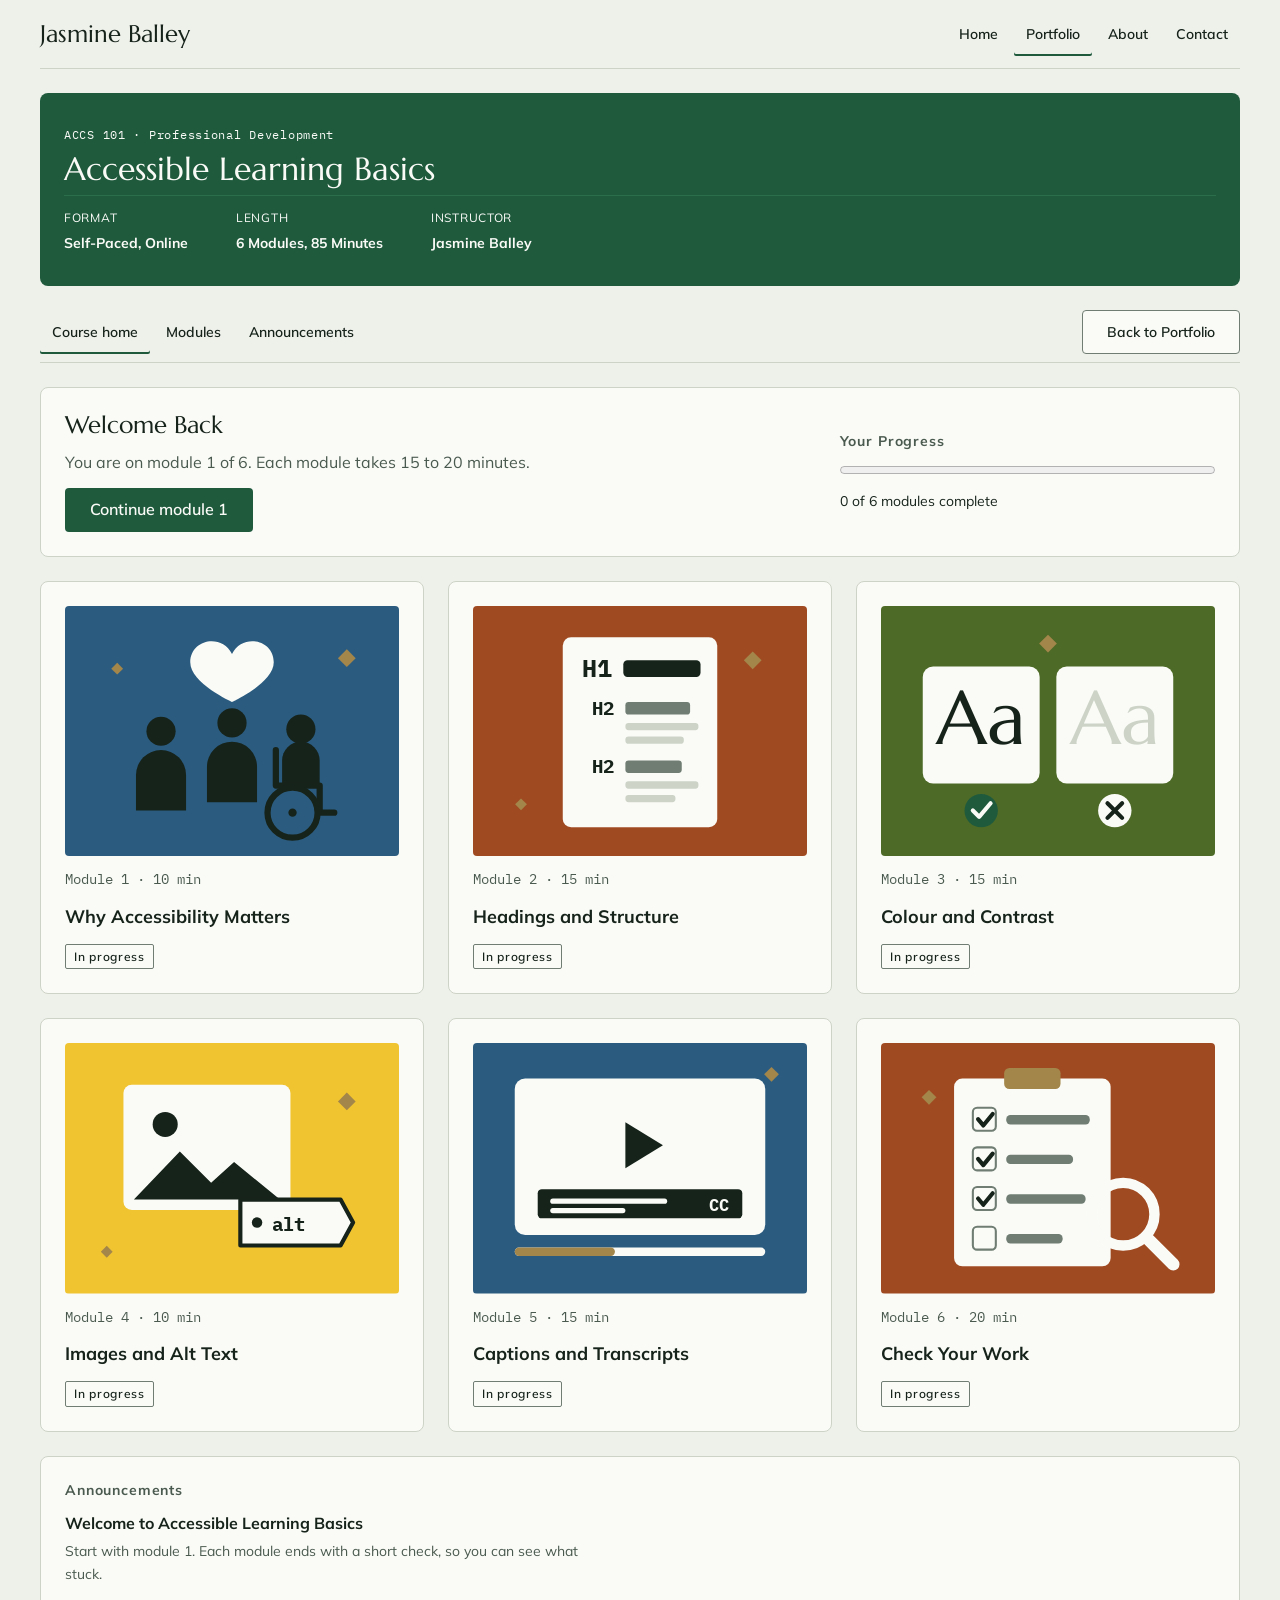
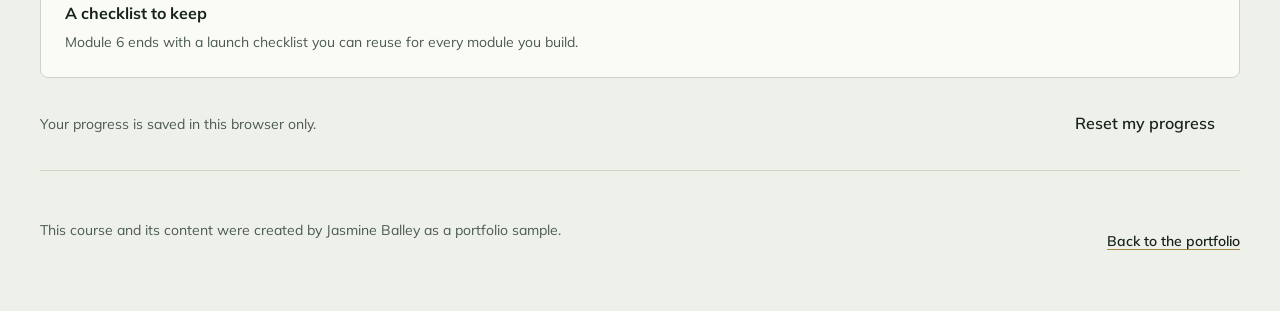
<file: course.html>
<!doctype html>
<html lang="en">
<head>
<meta charset="utf-8">
<meta name="viewport" content="width=device-width, initial-scale=1, viewport-fit=cover">
<title>Accessible Learning Basics | Sample Course</title>
<meta name="description" content="Accessible Learning Basics, a sample online course designed by Jasmine Balley.">
<link rel="preconnect" href="https://fonts.googleapis.com">
<link rel="preconnect" href="https://fonts.gstatic.com" crossorigin>
<link rel="stylesheet" href="https://fonts.googleapis.com/css2?family=Marcellus&family=Mulish:wght@400;600;700&family=IBM+Plex+Mono:wght@400;500&display=swap">
<link rel="stylesheet" href="tokens.css">
<link rel="stylesheet" href="site.css">
</head>
<body>
<div class="site">
  <div class="wf"><div class="wf-inner">
<header class="site-header">
  <a class="brand" href="index.html">Jasmine Balley</a>
  <nav class="site-nav" aria-label="Main">
    <ul>
      <li><a class="nav-link" href="index.html">Home</a></li>
      <li><a class="nav-link" href="portfolio.html" aria-current="page">Portfolio</a></li>
      <li><a class="nav-link" href="about.html">About</a></li>
      <li><a class="nav-link" href="index.html#c-5">Contact</a></li>
    </ul>
  </nav>
</header>
  <div class="course-page">
    <div class="course-banner"><p class="course-code">ACCS 101 · Professional Development</p><p class="title">Accessible Learning Basics</p><dl class="course-meta"><div><dt>Format</dt><dd>Self-Paced, Online</dd></div><div><dt>Length</dt><dd>6 Modules, 85 Minutes</dd></div><div><dt>Instructor</dt><dd>Jasmine Balley</dd></div></dl></div>
    <nav class="course-nav" aria-label="Course"><ul>
      <li><a class="nav-link" href="course.html" aria-current="page">Course home</a></li><li><a class="nav-link" href="course.html#modules">Modules</a></li><li><a class="nav-link" href="course.html#announcements">Announcements</a></li>
      <li class="course-back"><a class="btn btn-secondary btn-back" href="portfolio.html">Back to Portfolio</a></li>
    </ul></nav>
    <main class="course-page">
      <section class="card welcome" aria-labelledby="welcome-h">
        <div class="body">
          <h1 class="t" id="welcome-h">Welcome</h1>
          <p class="muted" id="welcome-text">Six short modules on building training that everyone can use. Each one takes 15 to 20 minutes and ends with a short check.</p>
          <div class="btn-row"><a class="btn btn-primary" id="resume" href="course-module-1.html">Start module 1</a></div>
        </div>
        <div class="body">
          <h2 class="widget-title">Your Progress</h2>
          <progress id="progress-bar" value="0" max="6" aria-label="Course progress">0 of 6</progress>
          <p class="small" id="progress-text">0 of 6 modules complete</p>
        </div>
      </section>

      <h2 class="sr-only" id="modules-h">Modules</h2>
      <ol class="tiles" id="modules" aria-labelledby="modules-h">
        <li class="card tile" data-module="1">
          <svg class="cover" viewBox="0 0 320 240" aria-hidden="true" focusable="false"><rect class="cv-bg house-clarity" width="320" height="240"/> 
  <circle class="cv-ink" cx="92" cy="120" r="14"/><path class="cv-ink" d="M68 162 a24 24 0 0 1 48 0 v34 h-48 Z"/><circle class="cv-ink" cx="160" cy="112" r="14"/><path class="cv-ink" d="M136 154 a24 24 0 0 1 48 0 v34 h-48 Z"/>
  <circle class="cv-ink" cx="226" cy="118" r="14"/><path class="cv-ink" d="M208 170 v-22 a18 18 0 0 1 36 0 v22 Z"/>
  <path class="cv-line" d="M202 138 V172 H244 V198 H258" stroke-width="6" stroke-linecap="round" stroke-linejoin="round"/>
  <circle class="cv-line" cx="218" cy="198" r="24" stroke-width="6"/><circle class="cv-ink" cx="218" cy="198" r="4"/>
  <path class="cv-surface" d="M160 86 c-10 -20 -40 -14 -40 8 c0 20 40 38 40 38 c0 0 40 -18 40 -38 c0 -22 -30 -28 -40 -8 Z" transform="translate(0 -40) scale(1)"/>
  <rect class="cv-gold" x="264" y="44" width="12" height="12" transform="rotate(45 270 50)"/><rect class="cv-gold" x="46" y="56" width="8" height="8" transform="rotate(45 50 60)"/></svg>
          <p class="tile-meta">Module 1 · 10 min</p>
          <a class="tile-link" href="course-module-1.html">Why Accessibility Matters</a>
          <span class="badge" data-status>Not started</span>
        </li>
        <li class="card tile" data-module="2">
          <svg class="cover" viewBox="0 0 320 240" aria-hidden="true" focusable="false"><rect class="cv-bg house-change" width="320" height="240"/>
  <rect class="cv-surface" x="86" y="30" width="148" height="182" rx="8"/>
  <text class="cv-tag" x="104" y="68">H1</text><rect class="cv-ink" x="144" y="52" width="74" height="16" rx="4"/>
  <text class="cv-tag-s" x="114" y="104">H2</text><rect class="cv-muted" x="146" y="92" width="62" height="12" rx="3"/>
  <rect class="cv-faint" x="146" y="112" width="70" height="7" rx="3"/><rect class="cv-faint" x="146" y="125" width="56" height="7" rx="3"/>
  <text class="cv-tag-s" x="114" y="160">H2</text><rect class="cv-muted" x="146" y="148" width="54" height="12" rx="3"/>
  <rect class="cv-faint" x="146" y="168" width="70" height="7" rx="3"/><rect class="cv-faint" x="146" y="181" width="48" height="7" rx="3"/>
  <rect class="cv-gold" x="262" y="46" width="12" height="12" transform="rotate(45 268 52)"/><rect class="cv-gold" x="42" y="186" width="8" height="8" transform="rotate(45 46 190)"/></svg>
          <p class="tile-meta">Module 2 · 15 min</p>
          <a class="tile-link" href="course-module-2.html">Headings and Structure</a>
          <span class="badge" data-status>Not started</span>
        </li>
        <li class="card tile" data-module="3">
          <svg class="cover" viewBox="0 0 320 240" aria-hidden="true" focusable="false"><rect class="cv-bg house-mentorship" width="320" height="240"/>
  <rect class="cv-surface" x="40" y="58" width="112" height="112" rx="10"/><text class="cv-big" x="96" y="132" text-anchor="middle">Aa</text>
  <rect class="cv-surface" x="168" y="58" width="112" height="112" rx="10"/><text class="cv-big cv-faint-t" x="224" y="132" text-anchor="middle">Aa</text>
  <circle class="cv-ok" cx="96" cy="196" r="16"/><path class="cv-line-light" d="M88 196 l6 6 l11 -13" stroke-width="4" stroke-linecap="round" stroke-linejoin="round"/>
  <circle class="cv-surface" cx="224" cy="196" r="16"/><path class="cv-line" d="M217 189 l14 14 M231 189 l-14 14" stroke-width="4" stroke-linecap="round"/>
  <rect class="cv-gold" x="154" y="30" width="12" height="12" transform="rotate(45 160 36)"/></svg>
          <p class="tile-meta">Module 3 · 15 min</p>
          <a class="tile-link" href="course-module-3.html">Colour and Contrast</a>
          <span class="badge" data-status>Not started</span>
        </li>
        <li class="card tile" data-module="4">
          <svg class="cover" viewBox="0 0 320 240" aria-hidden="true" focusable="false"><rect class="cv-bg house-evidence" width="320" height="240"/>
  <rect class="cv-surface" x="56" y="40" width="160" height="120" rx="8"/>
  <circle class="cv-ink" cx="96" cy="78" r="12"/>
  <path class="cv-ink" d="M66 150 l44 -46 l30 30 l22 -20 l44 36 Z"/>
  <path class="cv-surface cv-stroke" d="M168 150 h96 l12 22 l-12 22 h-96 Z" stroke-width="4" stroke-linejoin="round"/>
  <circle class="cv-ink" cx="184" cy="172" r="5"/><text class="cv-tag-s" x="198" y="180">alt</text>
  <rect class="cv-gold" x="264" y="50" width="12" height="12" transform="rotate(45 270 56)"/><rect class="cv-gold" x="36" y="196" width="8" height="8" transform="rotate(45 40 200)"/></svg>
          <p class="tile-meta">Module 4 · 10 min</p>
          <a class="tile-link" href="course-module-4.html">Images and Alt Text</a>
          <span class="badge" data-status>Not started</span>
        </li>
        <li class="card tile" data-module="5">
          <svg class="cover" viewBox="0 0 320 240" aria-hidden="true" focusable="false"><rect class="cv-bg house-clarity" width="320" height="240"/>
  <rect class="cv-surface" x="40" y="34" width="240" height="150" rx="10"/>
  <path class="cv-ink" d="M146 76 l36 22 l-36 22 Z"/>
  <rect class="cv-ink" x="62" y="140" width="196" height="28" rx="4"/>
  <rect class="cv-light" x="74" y="149" width="112" height="5" rx="2.5"/><rect class="cv-light" x="74" y="158" width="72" height="5" rx="2.5"/>
  <text class="cv-cc" x="236" y="161" text-anchor="middle">CC</text>
  <rect class="cv-surface" x="40" y="196" width="240" height="8" rx="4"/><rect class="cv-gold" x="40" y="196" width="96" height="8" rx="4"/>
  <rect class="cv-gold" x="281" y="25" width="10" height="10" transform="rotate(45 286 30)"/></svg>
          <p class="tile-meta">Module 5 · 15 min</p>
          <a class="tile-link" href="course-module-5.html">Captions and Transcripts</a>
          <span class="badge" data-status>Not started</span>
        </li>
        <li class="card tile" data-module="6">
          <svg class="cover" viewBox="0 0 320 240" aria-hidden="true" focusable="false"><rect class="cv-bg house-change" width="320" height="240"/>
  <rect class="cv-surface" x="70" y="34" width="150" height="180" rx="8"/>
  <rect class="cv-gold" x="118" y="24" width="54" height="20" rx="5"/>
  <rect class="cv-box" x="88" y="62" width="22" height="22" rx="4"/><rect class="cv-muted" x="120" y="69" width="80" height="9" rx="4"/><path class="cv-line" d="M93 73 l5 6 l9 -11" stroke-width="4" stroke-linecap="round" stroke-linejoin="round"/><rect class="cv-box" x="88" y="100" width="22" height="22" rx="4"/><rect class="cv-muted" x="120" y="107" width="64" height="9" rx="4"/><path class="cv-line" d="M93 111 l5 6 l9 -11" stroke-width="4" stroke-linecap="round" stroke-linejoin="round"/><rect class="cv-box" x="88" y="138" width="22" height="22" rx="4"/><rect class="cv-muted" x="120" y="145" width="76" height="9" rx="4"/><path class="cv-line" d="M93 149 l5 6 l9 -11" stroke-width="4" stroke-linecap="round" stroke-linejoin="round"/><rect class="cv-box" x="88" y="176" width="22" height="22" rx="4"/><rect class="cv-muted" x="120" y="183" width="54" height="9" rx="4"/>
  <circle class="cv-line-surface" cx="232" cy="164" r="30" stroke-width="10"/><path class="cv-line-surface" d="M254 186 l26 26" stroke-width="12" stroke-linecap="round"/>
  <rect class="cv-gold" x="41" y="47" width="10" height="10" transform="rotate(45 46 52)"/></svg>
          <p class="tile-meta">Module 6 · 20 min</p>
          <a class="tile-link" href="course-module-6.html">Check Your Work</a>
          <span class="badge" data-status>Not started</span>
        </li>
      </ol>

      <section class="card" id="announcements" aria-labelledby="news-h">
        <h2 class="widget-title" id="news-h">Announcements</h2>
        <ul class="news">
          <li><p class="label">Welcome to Accessible Learning Basics</p><p class="muted small">Start with module 1. Each module ends with a short check, so you can see what stuck.</p></li>
          <li><p class="label">A checklist to keep</p><p class="muted small">Module 6 ends with a launch checklist you can reuse for every module you build.</p></li>
        </ul>
      </section>

      <div class="course-foot">
        <p class="muted small" id="progress-note" role="status">Your progress is saved in this browser only.</p>
        <button class="btn btn-ghost" type="button" id="reset">Reset my progress</button>
      </div>
    </main>
    <footer class="site-footer">
      <p>This course and its content were created by Jasmine Balley as a portfolio sample.</p>
      <ul><li><a class="link link-standalone" href="portfolio.html">Back to the portfolio</a></li></ul>
    </footer>
  </div>
  </div></div>
</div>
<script src="course.js"></script>
</body>
</html>
</file>
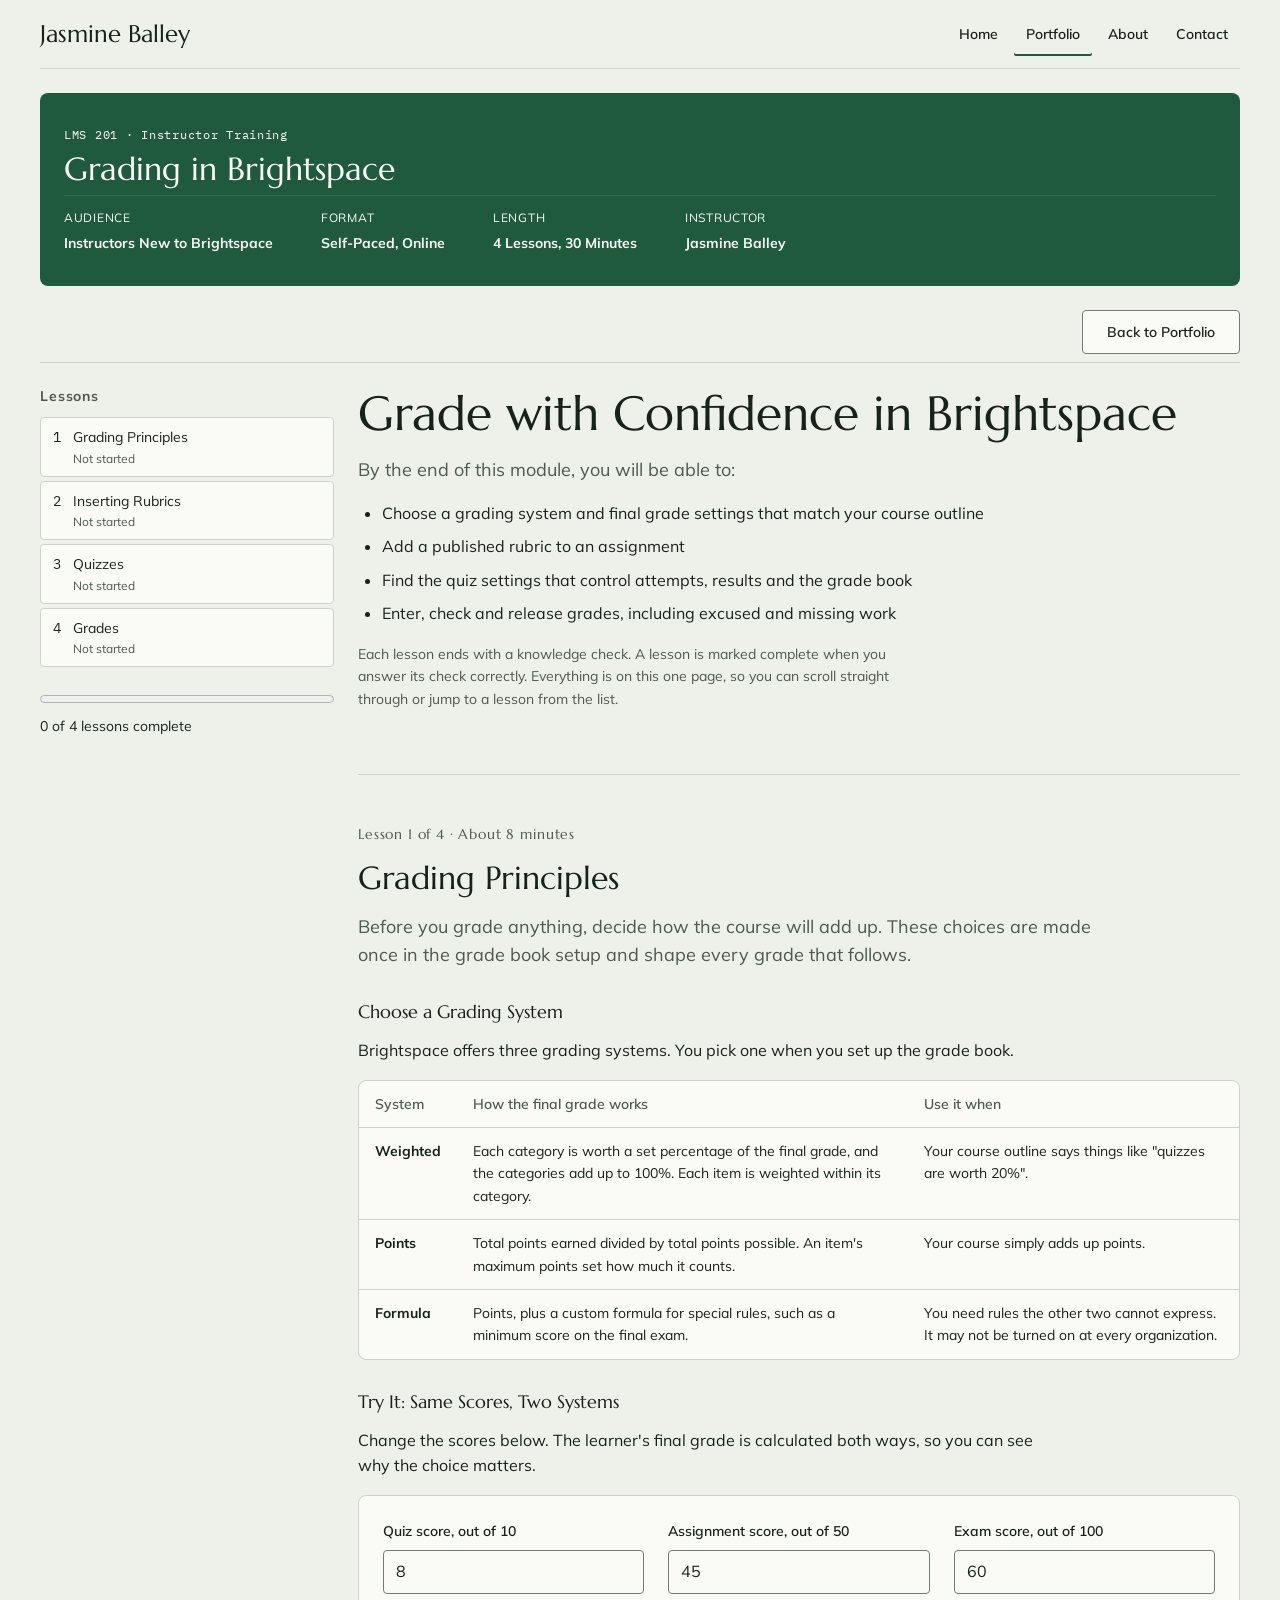
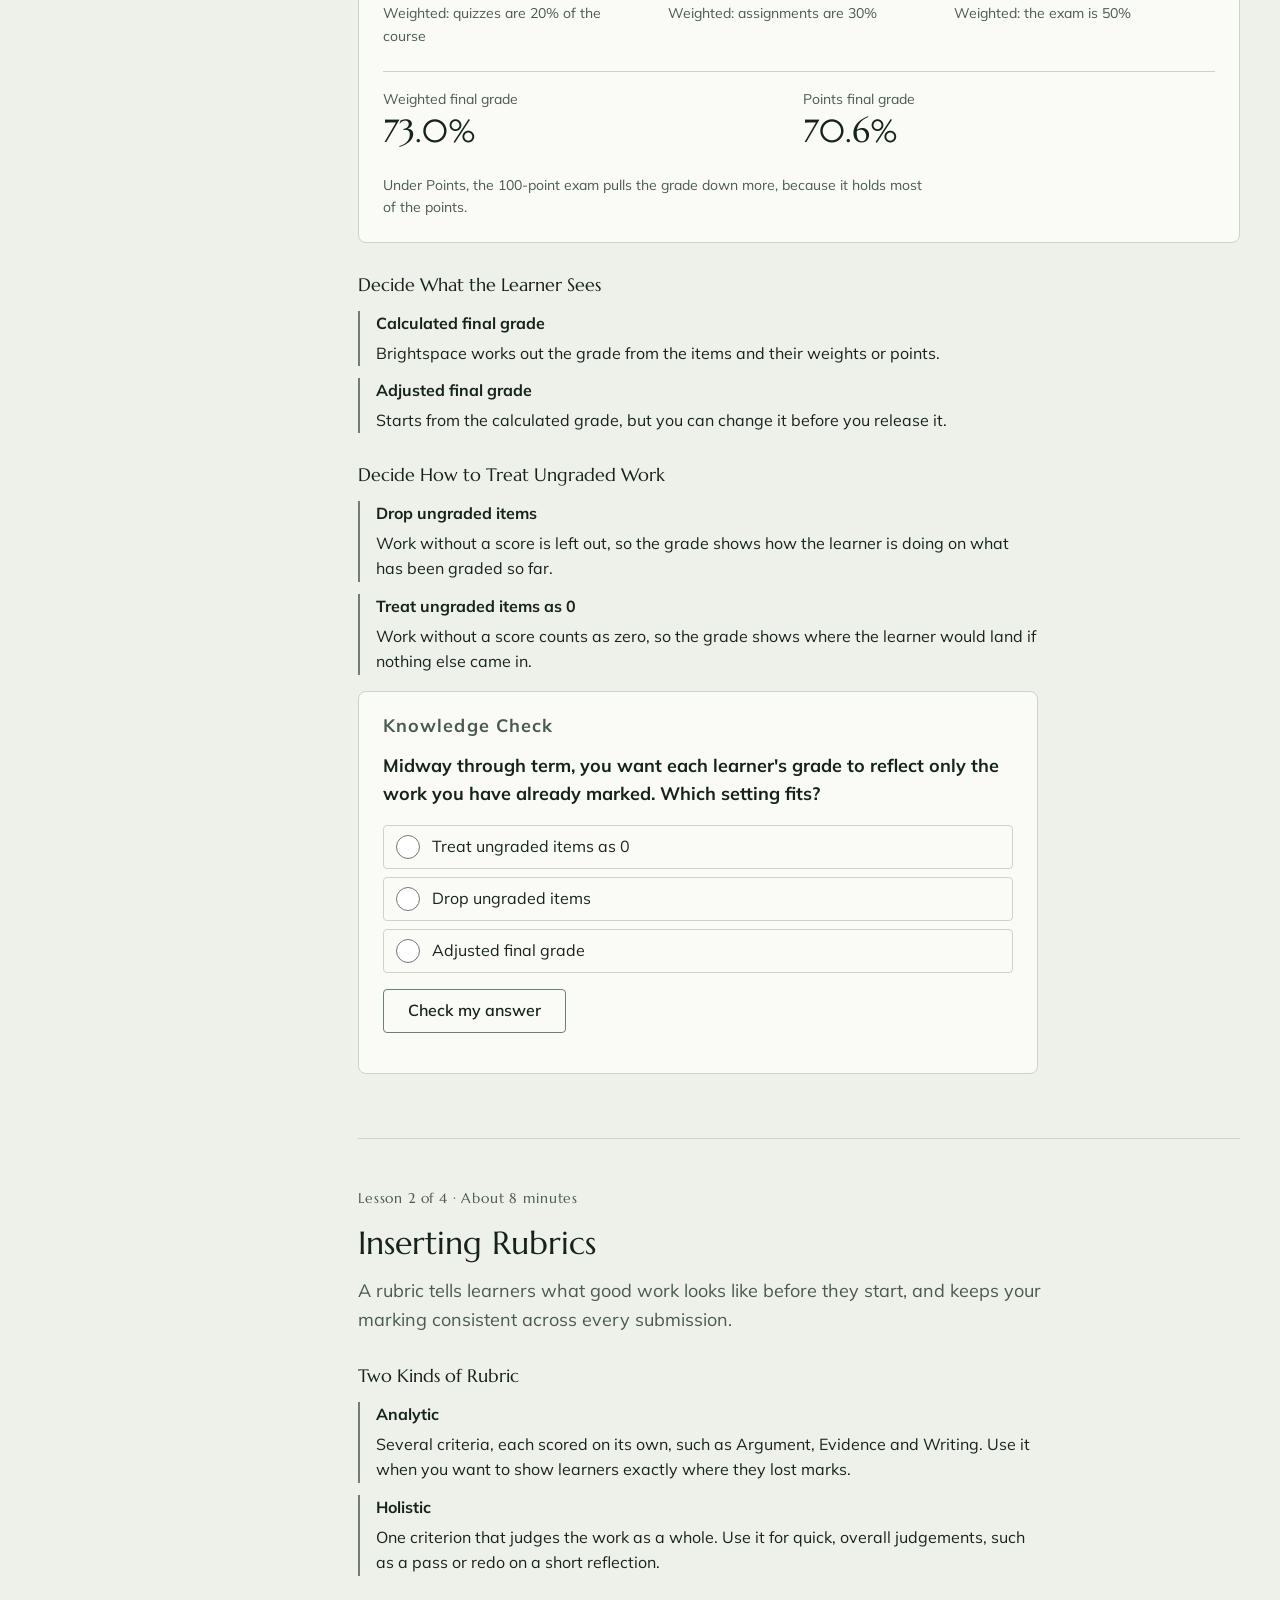
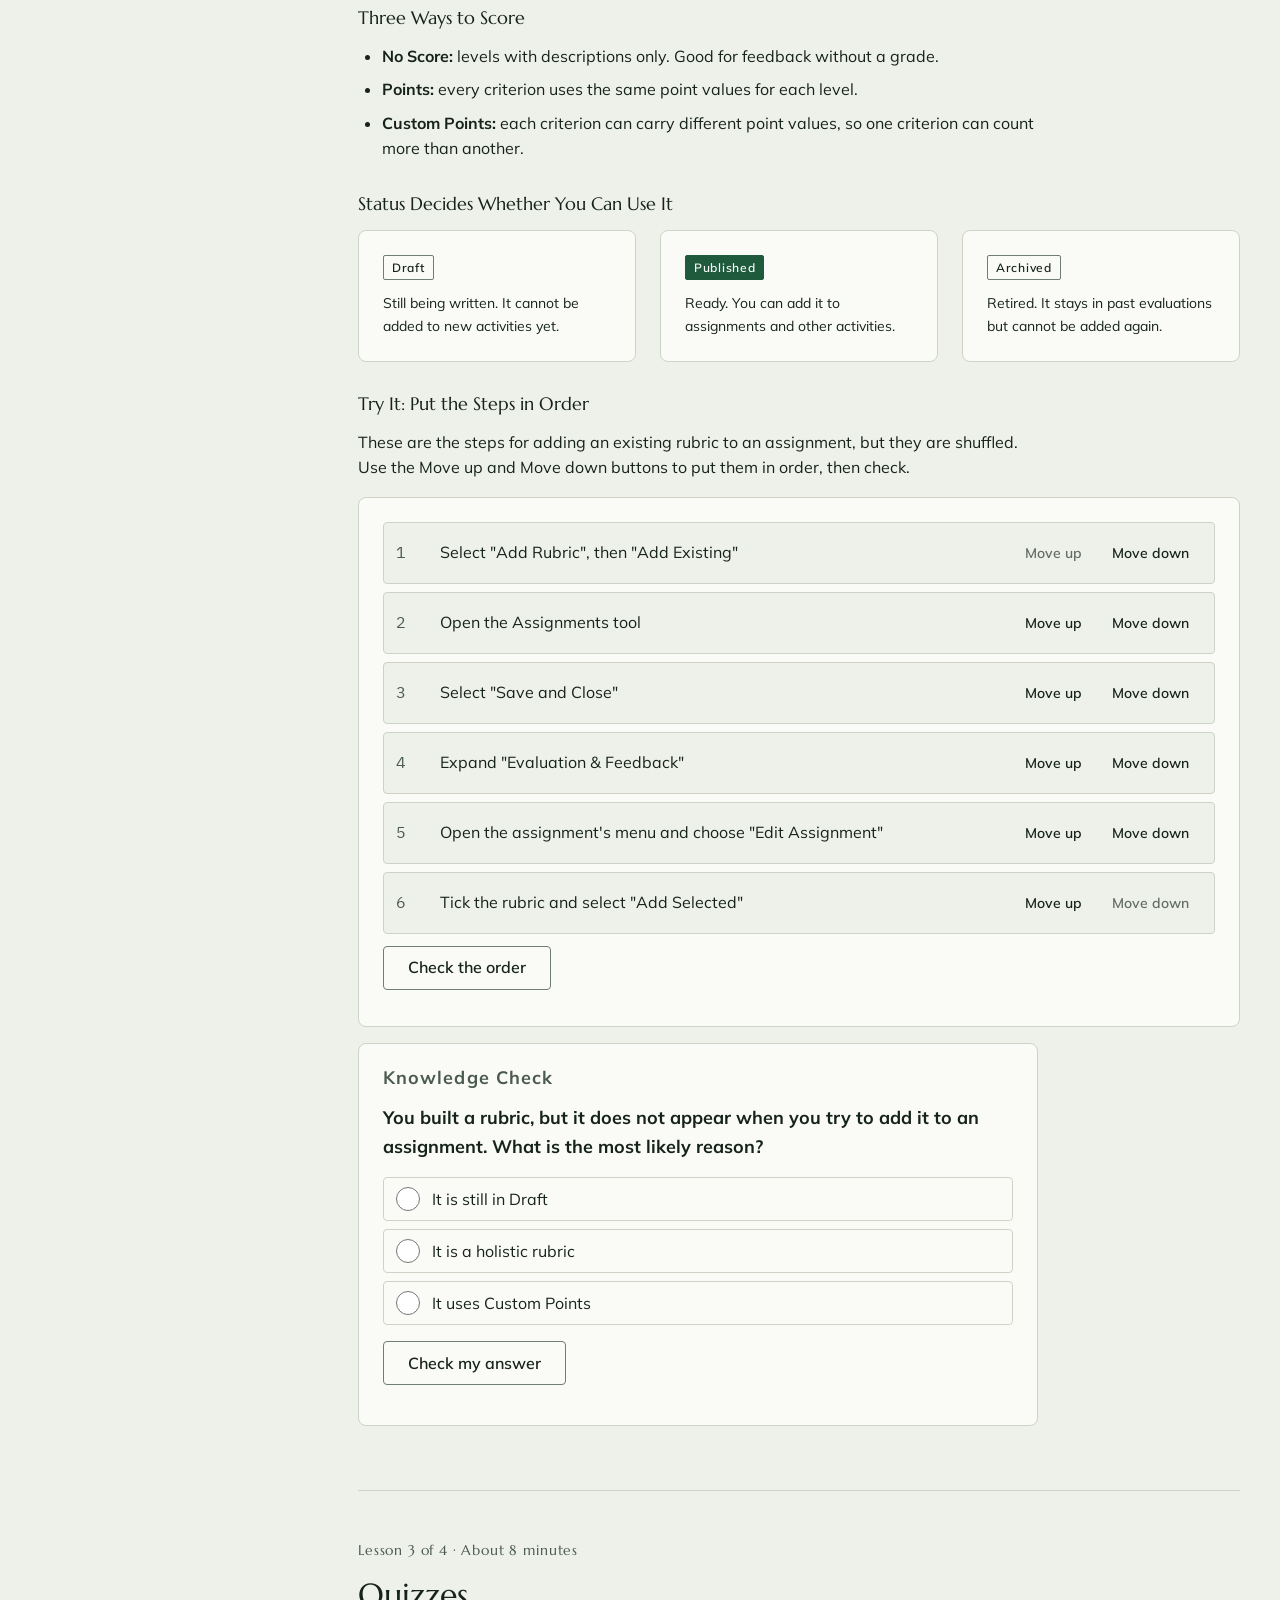
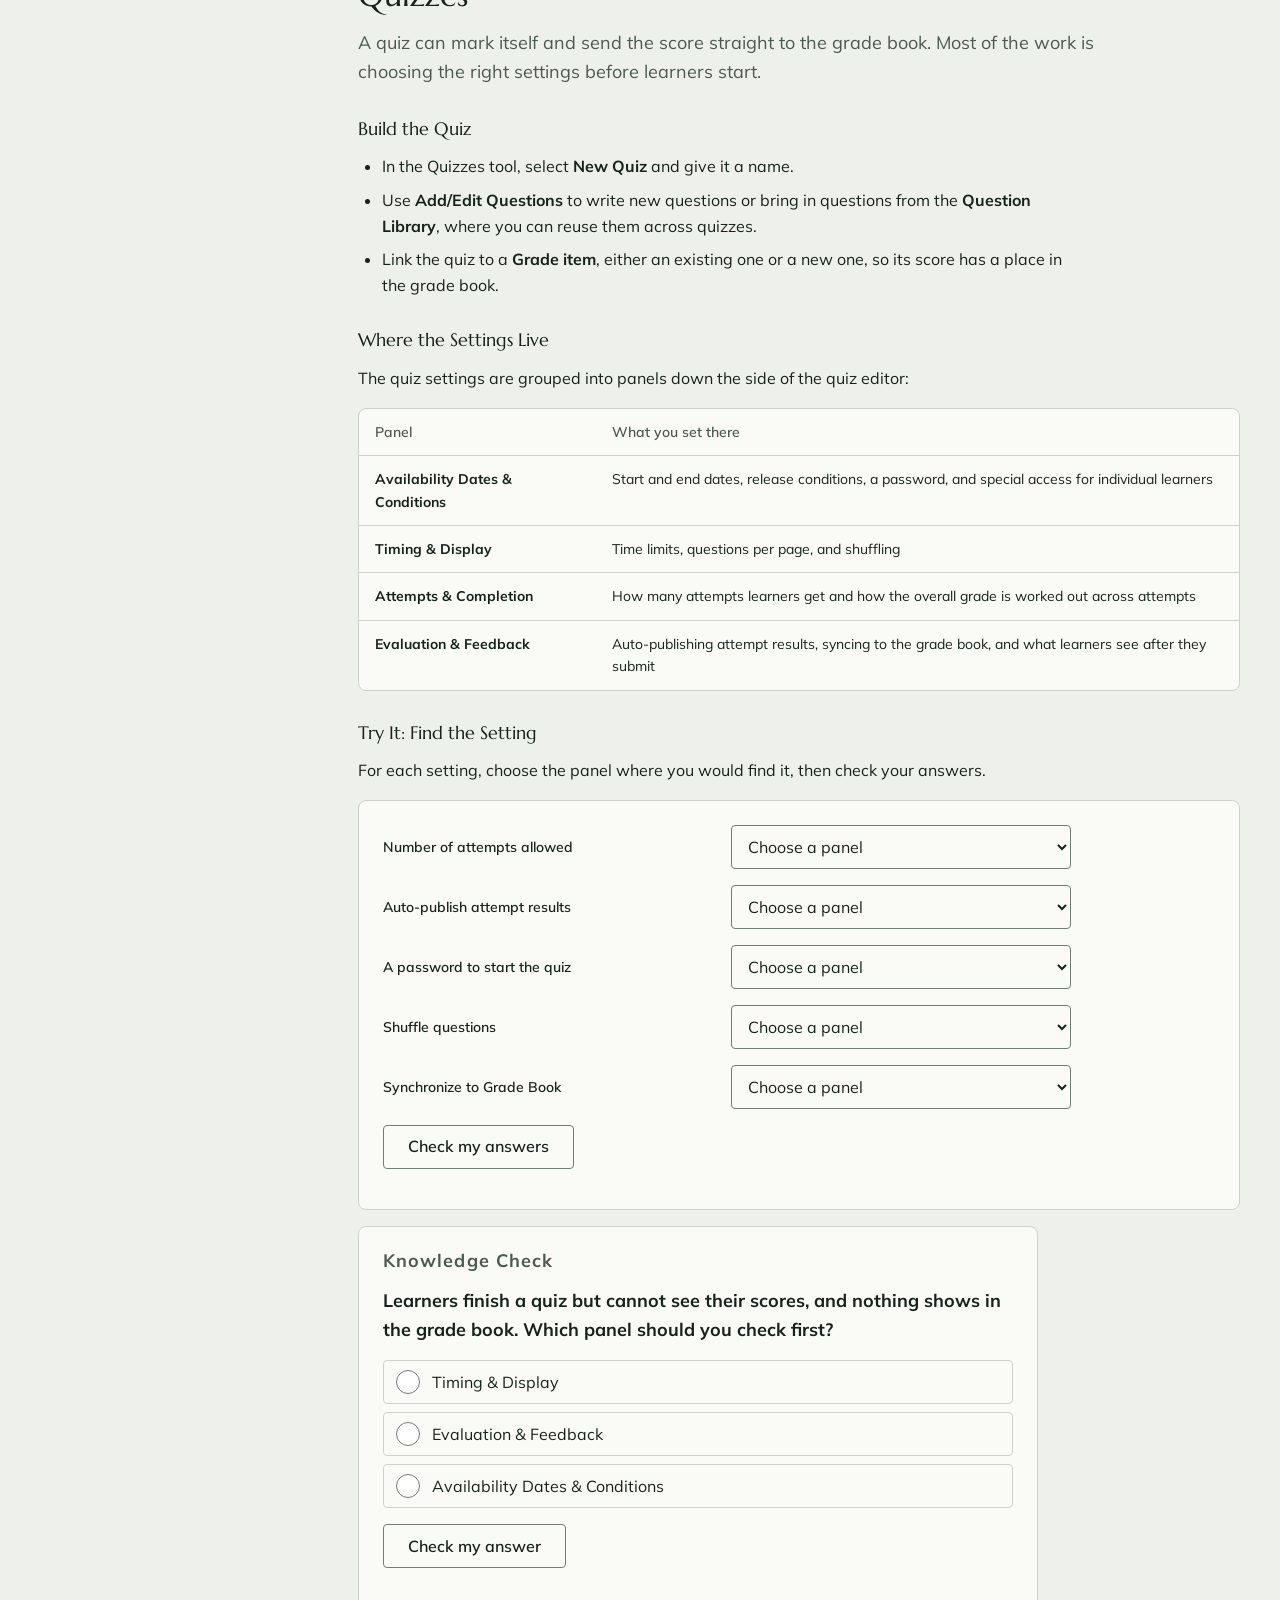
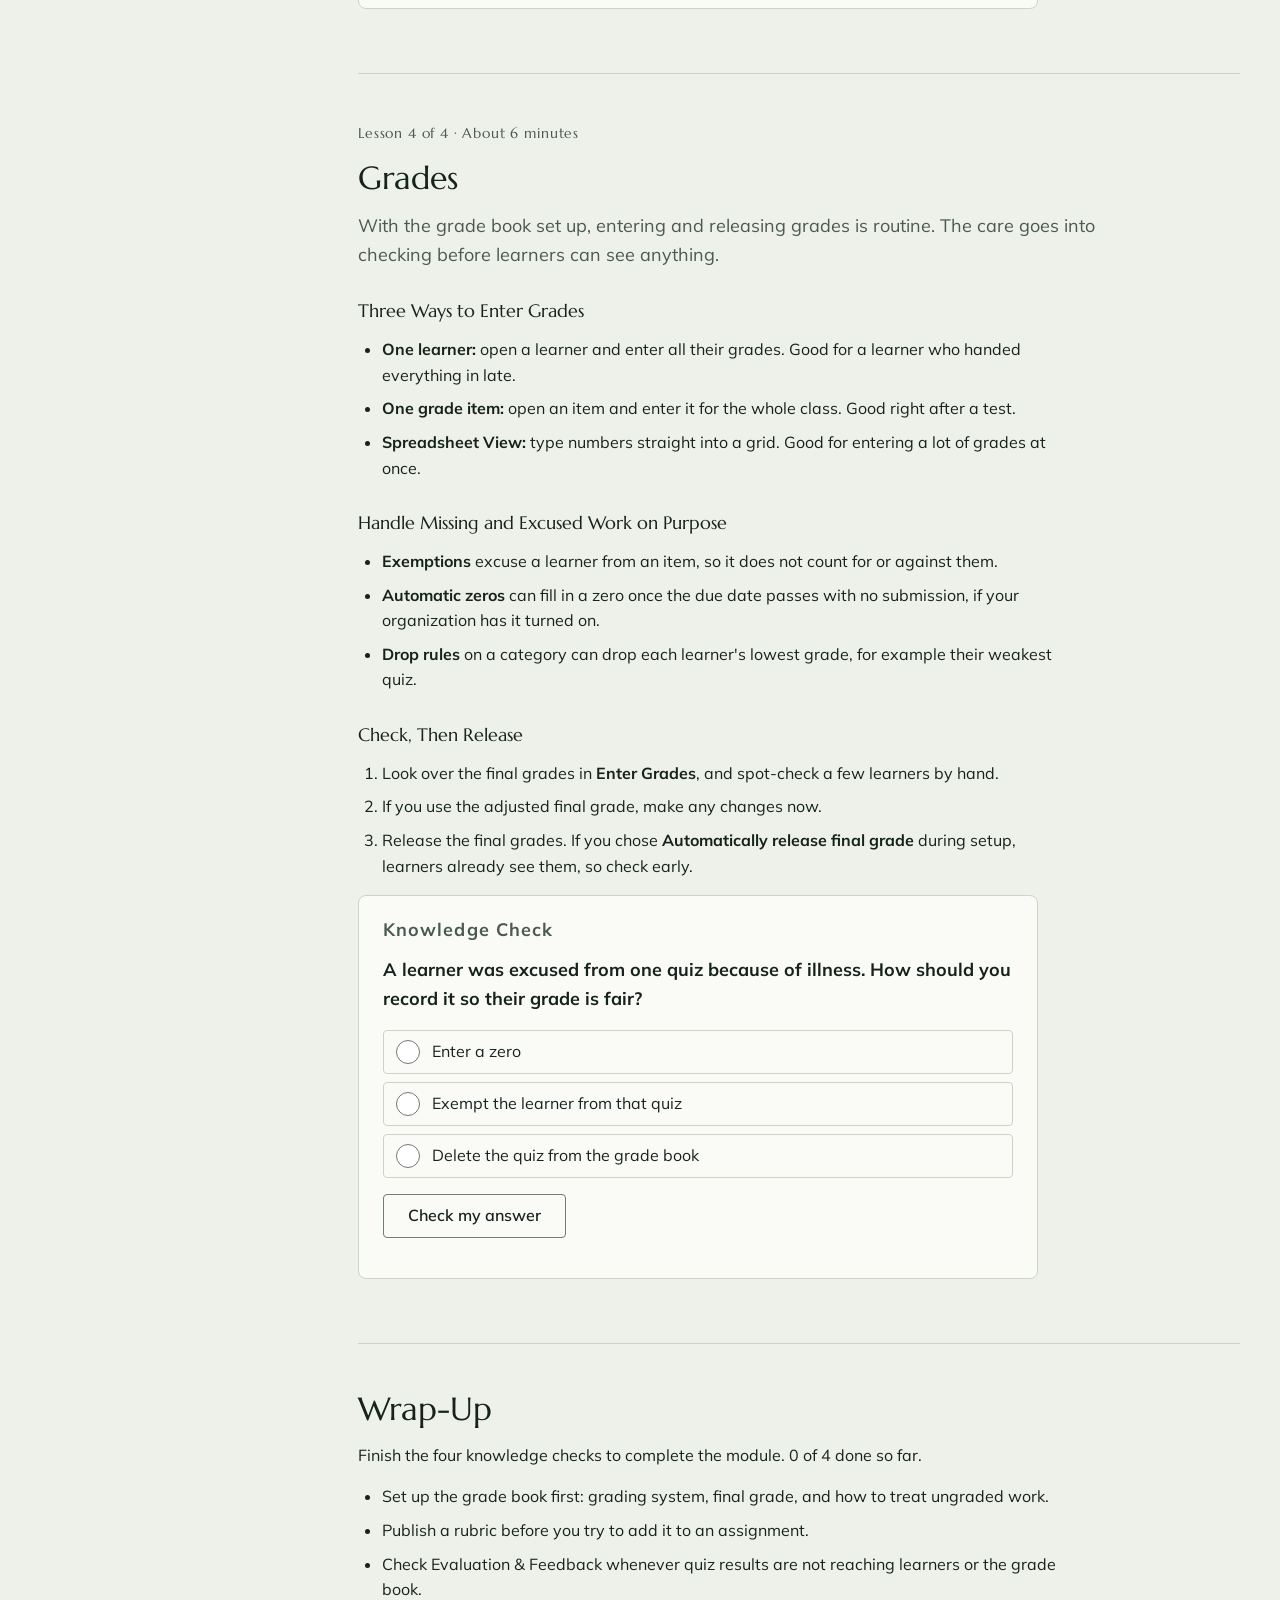
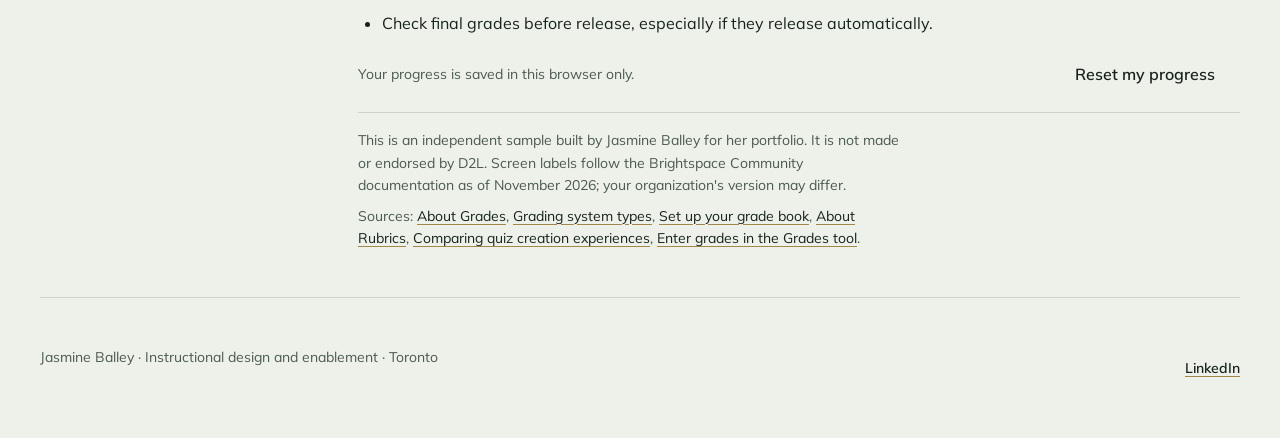
<file: elearning-grading.html>
<!doctype html>
<html lang="en">
<head>
<meta charset="utf-8">
<meta name="viewport" content="width=device-width, initial-scale=1, viewport-fit=cover">
<title>Grading in Brightspace | Sample E-Learning Module</title>
<meta name="description" content="Grading in Brightspace, a sample e-learning module designed by Jasmine Balley.">
<link rel="preconnect" href="https://fonts.googleapis.com">
<link rel="preconnect" href="https://fonts.gstatic.com" crossorigin>
<link rel="stylesheet" href="https://fonts.googleapis.com/css2?family=Marcellus&family=Mulish:wght@400;600;700&family=IBM+Plex+Mono:wght@400;500&display=swap">
<link rel="stylesheet" href="tokens.css">
<link rel="stylesheet" href="site.css">
<link rel="stylesheet" href="module.css">
</head>
<body>
<div class="site">
  <div class="wf"><div class="wf-inner">
<header class="site-header">
  <a class="brand" href="index.html">Jasmine Balley</a>
  <nav class="site-nav" aria-label="Main">
    <ul>
      <li><a class="nav-link" href="index.html">Home</a></li>
      <li><a class="nav-link" href="portfolio.html" aria-current="page">Portfolio</a></li>
      <li><a class="nav-link" href="about.html">About</a></li>
      <li><a class="nav-link" href="index.html#c-5">Contact</a></li>
    </ul>
  </nav>
</header>
  <div class="course-page">
    <div class="course-banner module-banner"><p class="course-code">LMS 201 · Instructor Training</p><p class="title">Grading in Brightspace</p><dl class="course-meta"><div><dt>Audience</dt><dd>Instructors New to Brightspace</dd></div><div><dt>Format</dt><dd>Self-Paced, Online</dd></div><div><dt>Length</dt><dd>4 Lessons, 30 Minutes</dd></div><div><dt>Instructor</dt><dd>Jasmine Balley</dd></div></dl></div>
    <div class="module-bar"><a class="btn btn-secondary btn-back" href="portfolio.html">Back to Portfolio</a></div>
    <div class="lesson-cols">
      <aside>
        <nav class="modnav" aria-labelledby="mnav-h">
          <h2 class="widget-title" id="mnav-h">Lessons</h2>
          <ol>
          <li><a href="#l1" data-lesson-link="1"><span class="n">1</span><span class="title">Grading Principles</span><span class="status" data-lesson-status>Not started</span></a></li>
          <li><a href="#l2" data-lesson-link="2"><span class="n">2</span><span class="title">Inserting Rubrics</span><span class="status" data-lesson-status>Not started</span></a></li>
          <li><a href="#l3" data-lesson-link="3"><span class="n">3</span><span class="title">Quizzes</span><span class="status" data-lesson-status>Not started</span></a></li>
          <li><a href="#l4" data-lesson-link="4"><span class="n">4</span><span class="title">Grades</span><span class="status" data-lesson-status>Not started</span></a></li>
          </ol>
          <div class="mprog">
            <progress id="m-progress" value="0" max="4" aria-label="Module progress">0 of 4</progress>
            <p class="small" id="m-progress-text">0 of 4 lessons complete</p>
          </div>
        </nav>
      </aside>
      <main class="mmain">
        <section class="mlesson mintro" aria-labelledby="intro-h">
          <h1 class="page-title" id="intro-h">Grade with Confidence in Brightspace</h1>
          <p class="lead">By the end of this module, you will be able to:</p>
          <ul>
            <li>Choose a grading system and final grade settings that match your course outline</li>
            <li>Add a published rubric to an assignment</li>
            <li>Find the quiz settings that control attempts, results and the grade book</li>
            <li>Enter, check and release grades, including excused and missing work</li>
          </ul>
          <p class="small muted">Each lesson ends with a knowledge check. A lesson is marked complete when you answer its check correctly. Everything is on this one page, so you can scroll straight through or jump to a lesson from the list.</p>
        </section>

      <section class="mlesson" id="l1" aria-labelledby="l1-h">
        <p class="eyebrow">Lesson 1 of 4 · About 8 minutes</p>
        <h2 class="lesson-title" id="l1-h">Grading Principles</h2>
        <p class="lead">Before you grade anything, decide how the course will add up. These choices are made once in the grade book setup and shape every grade that follows.</p>

        <h3>Choose a Grading System</h3>
        <p>Brightspace offers three grading systems. You pick one when you set up the grade book.</p>
        <div class="table-wrap"><table class="table">
          <thead><tr><th scope="col">System</th><th scope="col">How the final grade works</th><th scope="col">Use it when</th></tr></thead>
          <tbody>
            <tr><th scope="row">Weighted</th><td>Each category is worth a set percentage of the final grade, and the categories add up to 100%. Each item is weighted within its category.</td><td>Your course outline says things like "quizzes are worth 20%".</td></tr>
            <tr><th scope="row">Points</th><td>Total points earned divided by total points possible. An item's maximum points set how much it counts.</td><td>Your course simply adds up points.</td></tr>
            <tr><th scope="row">Formula</th><td>Points, plus a custom formula for special rules, such as a minimum score on the final exam.</td><td>You need rules the other two cannot express. It may not be turned on at every organization.</td></tr>
          </tbody>
        </table></div>

        <h3>Try It: Same Scores, Two Systems</h3>
        <p>Change the scores below. The learner's final grade is calculated both ways, so you can see why the choice matters.</p>
        <div class="card calc">
          <div class="calc-inputs">
            <div class="field"><label for="s-quiz">Quiz score, out of 10</label><input class="input" type="number" id="s-quiz" min="0" max="10" value="8" inputmode="numeric"><p class="hint">Weighted: quizzes are 20% of the course</p></div>
            <div class="field"><label for="s-asg">Assignment score, out of 50</label><input class="input" type="number" id="s-asg" min="0" max="50" value="45" inputmode="numeric"><p class="hint">Weighted: assignments are 30%</p></div>
            <div class="field"><label for="s-exam">Exam score, out of 100</label><input class="input" type="number" id="s-exam" min="0" max="100" value="60" inputmode="numeric"><p class="hint">Weighted: the exam is 50%</p></div>
          </div>
          <dl class="calc-out" aria-live="polite">
            <div><dt>Weighted final grade</dt><dd id="r-weighted">73.0%</dd></div>
            <div><dt>Points final grade</dt><dd id="r-points">70.6%</dd></div>
          </dl>
          <p class="hint" id="r-note">Under Points, the 100-point exam pulls the grade down more, because it holds most of the points.</p>
        </div>

        <h3>Decide What the Learner Sees</h3>
        <dl class="pair">
          <div><dt>Calculated final grade</dt><dd>Brightspace works out the grade from the items and their weights or points.</dd></div>
          <div><dt>Adjusted final grade</dt><dd>Starts from the calculated grade, but you can change it before you release it.</dd></div>
        </dl>

        <h3>Decide How to Treat Ungraded Work</h3>
        <dl class="pair">
          <div><dt>Drop ungraded items</dt><dd>Work without a score is left out, so the grade shows how the learner is doing on what has been graded so far.</dd></div>
          <div><dt>Treat ungraded items as 0</dt><dd>Work without a score counts as zero, so the grade shows where the learner would land if nothing else came in.</dd></div>
        </dl>

        <form class="card check" novalidate data-lesson="1" data-answer="b" data-right="Correct. Drop ungraded items leaves unscored work out of the calculation." data-wrong="Not quite. That would count unmarked work against the learner. Drop ungraded items leaves it out.">
          <h3 class="kc-title">Knowledge Check</h3>
          <fieldset>
            <legend>Midway through term, you want each learner's grade to reflect only the work you have already marked. Which setting fits?</legend>
            <div class="choices">
            <label class="choice"><input type="radio" name="kc-1" value="a" id="kc1-a"> Treat ungraded items as 0</label>
            <label class="choice"><input type="radio" name="kc-1" value="b" id="kc1-b"> Drop ungraded items</label>
            <label class="choice"><input type="radio" name="kc-1" value="c" id="kc1-c"> Adjusted final grade</label>
            </div>
          </fieldset>
          <div class="btn-row"><button class="btn btn-secondary" type="submit">Check my answer</button></div>
          <p class="feedback" role="status"></p>
        </form>
      </section>
      <section class="mlesson" id="l2" aria-labelledby="l2-h">
        <p class="eyebrow">Lesson 2 of 4 · About 8 minutes</p>
        <h2 class="lesson-title" id="l2-h">Inserting Rubrics</h2>
        <p class="lead">A rubric tells learners what good work looks like before they start, and keeps your marking consistent across every submission.</p>

        <h3>Two Kinds of Rubric</h3>
        <dl class="pair">
          <div><dt>Analytic</dt><dd>Several criteria, each scored on its own, such as Argument, Evidence and Writing. Use it when you want to show learners exactly where they lost marks.</dd></div>
          <div><dt>Holistic</dt><dd>One criterion that judges the work as a whole. Use it for quick, overall judgements, such as a pass or redo on a short reflection.</dd></div>
        </dl>

        <h3>Three Ways to Score</h3>
        <ul>
          <li><strong>No Score:</strong> levels with descriptions only. Good for feedback without a grade.</li>
          <li><strong>Points:</strong> every criterion uses the same point values for each level.</li>
          <li><strong>Custom Points:</strong> each criterion can carry different point values, so one criterion can count more than another.</li>
        </ul>

        <h3>Status Decides Whether You Can Use It</h3>
        <div class="status-row">
          <div class="card"><span class="badge">Draft</span><p class="small">Still being written. It cannot be added to new activities yet.</p></div>
          <div class="card"><span class="badge badge-on">Published</span><p class="small">Ready. You can add it to assignments and other activities.</p></div>
          <div class="card"><span class="badge">Archived</span><p class="small">Retired. It stays in past evaluations but cannot be added again.</p></div>
        </div>

        <h3>Try It: Put the Steps in Order</h3>
        <p>These are the steps for adding an existing rubric to an assignment, but they are shuffled. Use the Move up and Move down buttons to put them in order, then check.</p>
        <div class="card order" id="order">
          <ol class="order-list" id="order-list">
            <li data-step="4"><span class="order-text">Select "Add Rubric", then "Add Existing"</span><span class="order-btns"><button class="btn btn-ghost btn-sm" type="button" data-move="up">Move up</button><button class="btn btn-ghost btn-sm" type="button" data-move="down">Move down</button></span></li>
            <li data-step="1"><span class="order-text">Open the Assignments tool</span><span class="order-btns"><button class="btn btn-ghost btn-sm" type="button" data-move="up">Move up</button><button class="btn btn-ghost btn-sm" type="button" data-move="down">Move down</button></span></li>
            <li data-step="6"><span class="order-text">Select "Save and Close"</span><span class="order-btns"><button class="btn btn-ghost btn-sm" type="button" data-move="up">Move up</button><button class="btn btn-ghost btn-sm" type="button" data-move="down">Move down</button></span></li>
            <li data-step="3"><span class="order-text">Expand "Evaluation &amp; Feedback"</span><span class="order-btns"><button class="btn btn-ghost btn-sm" type="button" data-move="up">Move up</button><button class="btn btn-ghost btn-sm" type="button" data-move="down">Move down</button></span></li>
            <li data-step="2"><span class="order-text">Open the assignment's menu and choose "Edit Assignment"</span><span class="order-btns"><button class="btn btn-ghost btn-sm" type="button" data-move="up">Move up</button><button class="btn btn-ghost btn-sm" type="button" data-move="down">Move down</button></span></li>
            <li data-step="5"><span class="order-text">Tick the rubric and select "Add Selected"</span><span class="order-btns"><button class="btn btn-ghost btn-sm" type="button" data-move="up">Move up</button><button class="btn btn-ghost btn-sm" type="button" data-move="down">Move down</button></span></li>
          </ol>
          <div class="btn-row"><button class="btn btn-secondary" type="button" id="order-check">Check the order</button></div>
          <p class="feedback" id="order-feedback" role="status"></p>
        </div>

        <form class="card check" novalidate data-lesson="2" data-answer="a" data-right="Correct. Only Published rubrics can be added to activities." data-wrong="Not quite. Holistic rubrics and Custom Points both work. A rubric still in Draft cannot be added until you publish it.">
          <h3 class="kc-title">Knowledge Check</h3>
          <fieldset>
            <legend>You built a rubric, but it does not appear when you try to add it to an assignment. What is the most likely reason?</legend>
            <div class="choices">
            <label class="choice"><input type="radio" name="kc-2" value="a" id="kc2-a"> It is still in Draft</label>
            <label class="choice"><input type="radio" name="kc-2" value="b" id="kc2-b"> It is a holistic rubric</label>
            <label class="choice"><input type="radio" name="kc-2" value="c" id="kc2-c"> It uses Custom Points</label>
            </div>
          </fieldset>
          <div class="btn-row"><button class="btn btn-secondary" type="submit">Check my answer</button></div>
          <p class="feedback" role="status"></p>
        </form>
      </section>
      <section class="mlesson" id="l3" aria-labelledby="l3-h">
        <p class="eyebrow">Lesson 3 of 4 · About 8 minutes</p>
        <h2 class="lesson-title" id="l3-h">Quizzes</h2>
        <p class="lead">A quiz can mark itself and send the score straight to the grade book. Most of the work is choosing the right settings before learners start.</p>

        <h3>Build the Quiz</h3>
        <ul>
          <li>In the Quizzes tool, select <strong>New Quiz</strong> and give it a name.</li>
          <li>Use <strong>Add/Edit Questions</strong> to write new questions or bring in questions from the <strong>Question Library</strong>, where you can reuse them across quizzes.</li>
          <li>Link the quiz to a <strong>Grade item</strong>, either an existing one or a new one, so its score has a place in the grade book.</li>
        </ul>

        <h3>Where the Settings Live</h3>
        <p>The quiz settings are grouped into panels down the side of the quiz editor:</p>
        <div class="table-wrap"><table class="table">
          <thead><tr><th scope="col">Panel</th><th scope="col">What you set there</th></tr></thead>
          <tbody>
            <tr><th scope="row">Availability Dates &amp; Conditions</th><td>Start and end dates, release conditions, a password, and special access for individual learners</td></tr>
            <tr><th scope="row">Timing &amp; Display</th><td>Time limits, questions per page, and shuffling</td></tr>
            <tr><th scope="row">Attempts &amp; Completion</th><td>How many attempts learners get and how the overall grade is worked out across attempts</td></tr>
            <tr><th scope="row">Evaluation &amp; Feedback</th><td>Auto-publishing attempt results, syncing to the grade book, and what learners see after they submit</td></tr>
          </tbody>
        </table></div>

        <h3>Try It: Find the Setting</h3>
        <p>For each setting, choose the panel where you would find it, then check your answers.</p>
        <div class="card match" id="match">
            <div class="field match-row" data-answer="attempts"><label for="q-attempts">Number of attempts allowed</label><select class="select" id="q-attempts"><option value="">Choose a panel</option><option value="timing">Timing &amp; Display</option><option value="attempts">Attempts &amp; Completion</option><option value="evaluation">Evaluation &amp; Feedback</option><option value="availability">Availability Dates &amp; Conditions</option></select><span class="match-result" aria-live="polite"></span></div>
            <div class="field match-row" data-answer="evaluation"><label for="q-auto">Auto-publish attempt results</label><select class="select" id="q-auto"><option value="">Choose a panel</option><option value="timing">Timing &amp; Display</option><option value="attempts">Attempts &amp; Completion</option><option value="evaluation">Evaluation &amp; Feedback</option><option value="availability">Availability Dates &amp; Conditions</option></select><span class="match-result" aria-live="polite"></span></div>
            <div class="field match-row" data-answer="availability"><label for="q-password">A password to start the quiz</label><select class="select" id="q-password"><option value="">Choose a panel</option><option value="timing">Timing &amp; Display</option><option value="attempts">Attempts &amp; Completion</option><option value="evaluation">Evaluation &amp; Feedback</option><option value="availability">Availability Dates &amp; Conditions</option></select><span class="match-result" aria-live="polite"></span></div>
            <div class="field match-row" data-answer="timing"><label for="q-shuffle">Shuffle questions</label><select class="select" id="q-shuffle"><option value="">Choose a panel</option><option value="timing">Timing &amp; Display</option><option value="attempts">Attempts &amp; Completion</option><option value="evaluation">Evaluation &amp; Feedback</option><option value="availability">Availability Dates &amp; Conditions</option></select><span class="match-result" aria-live="polite"></span></div>
            <div class="field match-row" data-answer="evaluation"><label for="q-sync">Synchronize to Grade Book</label><select class="select" id="q-sync"><option value="">Choose a panel</option><option value="timing">Timing &amp; Display</option><option value="attempts">Attempts &amp; Completion</option><option value="evaluation">Evaluation &amp; Feedback</option><option value="availability">Availability Dates &amp; Conditions</option></select><span class="match-result" aria-live="polite"></span></div>
          <div class="btn-row"><button class="btn btn-secondary" type="button" id="match-check">Check my answers</button></div>
          <p class="feedback" id="match-feedback" role="status"></p>
        </div>

        <form class="card check" novalidate data-lesson="3" data-answer="b" data-right="Correct. Auto-publishing results and syncing to the grade book are both in Evaluation & Feedback." data-wrong="Not quite. That panel controls other things. Publishing results and syncing to the grade book are in Evaluation & Feedback.">
          <h3 class="kc-title">Knowledge Check</h3>
          <fieldset>
            <legend>Learners finish a quiz but cannot see their scores, and nothing shows in the grade book. Which panel should you check first?</legend>
            <div class="choices">
            <label class="choice"><input type="radio" name="kc-3" value="a" id="kc3-a"> Timing & Display</label>
            <label class="choice"><input type="radio" name="kc-3" value="b" id="kc3-b"> Evaluation & Feedback</label>
            <label class="choice"><input type="radio" name="kc-3" value="c" id="kc3-c"> Availability Dates & Conditions</label>
            </div>
          </fieldset>
          <div class="btn-row"><button class="btn btn-secondary" type="submit">Check my answer</button></div>
          <p class="feedback" role="status"></p>
        </form>
      </section>
      <section class="mlesson" id="l4" aria-labelledby="l4-h">
        <p class="eyebrow">Lesson 4 of 4 · About 6 minutes</p>
        <h2 class="lesson-title" id="l4-h">Grades</h2>
        <p class="lead">With the grade book set up, entering and releasing grades is routine. The care goes into checking before learners can see anything.</p>

        <h3>Three Ways to Enter Grades</h3>
        <ul>
          <li><strong>One learner:</strong> open a learner and enter all their grades. Good for a learner who handed everything in late.</li>
          <li><strong>One grade item:</strong> open an item and enter it for the whole class. Good right after a test.</li>
          <li><strong>Spreadsheet View:</strong> type numbers straight into a grid. Good for entering a lot of grades at once.</li>
        </ul>

        <h3>Handle Missing and Excused Work on Purpose</h3>
        <ul>
          <li><strong>Exemptions</strong> excuse a learner from an item, so it does not count for or against them.</li>
          <li><strong>Automatic zeros</strong> can fill in a zero once the due date passes with no submission, if your organization has it turned on.</li>
          <li><strong>Drop rules</strong> on a category can drop each learner's lowest grade, for example their weakest quiz.</li>
        </ul>

        <h3>Check, Then Release</h3>
        <ol class="steps-plain">
          <li>Look over the final grades in <strong>Enter Grades</strong>, and spot-check a few learners by hand.</li>
          <li>If you use the adjusted final grade, make any changes now.</li>
          <li>Release the final grades. If you chose <strong>Automatically release final grade</strong> during setup, learners already see them, so check early.</li>
        </ol>

        <form class="card check" novalidate data-lesson="4" data-answer="b" data-right="Correct. An exemption takes the quiz out of that learner's calculation only." data-wrong="Not quite. That would affect the learner unfairly, or remove the quiz for everyone. An exemption excuses just this learner.">
          <h3 class="kc-title">Knowledge Check</h3>
          <fieldset>
            <legend>A learner was excused from one quiz because of illness. How should you record it so their grade is fair?</legend>
            <div class="choices">
            <label class="choice"><input type="radio" name="kc-4" value="a" id="kc4-a"> Enter a zero</label>
            <label class="choice"><input type="radio" name="kc-4" value="b" id="kc4-b"> Exempt the learner from that quiz</label>
            <label class="choice"><input type="radio" name="kc-4" value="c" id="kc4-c"> Delete the quiz from the grade book</label>
            </div>
          </fieldset>
          <div class="btn-row"><button class="btn btn-secondary" type="submit">Check my answer</button></div>
          <p class="feedback" role="status"></p>
        </form>
      </section>
        <section class="mlesson" id="done" aria-labelledby="done-h">
          <h2 class="lesson-title" id="done-h">Wrap-Up</h2>
          <p id="done-text">Finish the four knowledge checks to complete the module.</p>
          <ul>
            <li>Set up the grade book first: grading system, final grade, and how to treat ungraded work.</li>
            <li>Publish a rubric before you try to add it to an assignment.</li>
            <li>Check Evaluation &amp; Feedback whenever quiz results are not reaching learners or the grade book.</li>
            <li>Check final grades before release, especially if they release automatically.</li>
          </ul>
          <div class="course-foot">
            <p class="muted small" role="status" id="m-note">Your progress is saved in this browser only.</p>
            <button class="btn btn-ghost" type="button" id="m-reset">Reset my progress</button>
          </div>
          <div class="sources">
            <p>This is an independent sample built by Jasmine Balley for her portfolio. It is not made or endorsed by D2L. Screen labels follow the Brightspace Community documentation as of November 2026; your organization's version may differ.</p>
            <p>Sources: <a class="link" href="https://community.d2l.com/brightspace/kb/articles/5327-about-grades" target="_blank" rel="noopener">About Grades</a>, <a class="link" href="https://community.d2l.com/brightspace/kb/articles/5192-grading-system-types" target="_blank" rel="noopener">Grading system types</a>, <a class="link" href="https://community.d2l.com/brightspace/kb/articles/5196-set-up-your-grade-book" target="_blank" rel="noopener">Set up your grade book</a>, <a class="link" href="https://community.d2l.com/brightspace/kb/articles/5786-about-rubrics" target="_blank" rel="noopener">About Rubrics</a>, <a class="link" href="https://community.d2l.com/brightspace/kb/articles/1264-comparing-quiz-creation-experiences" target="_blank" rel="noopener">Comparing quiz creation experiences</a>, <a class="link" href="https://community.d2l.com/brightspace/kb/articles/5235-enter-grades-in-the-grades-tool" target="_blank" rel="noopener">Enter grades in the Grades tool</a>.</p>
          </div>
        </section>
      </main>
    </div>
  </div>
<footer class="site-footer">
  <p>Jasmine Balley · Instructional design and enablement · Toronto</p>
  <ul>
    <li><a class="link link-standalone" href="https://www.linkedin.com/in/jasmine-balley/" target="_blank" rel="noopener">LinkedIn</a></li>
  </ul>
  <script src="chapters.js" defer></script>
</footer>
  </div></div>
</div>
<script src="module.js"></script>
</body>
</html>
</file>
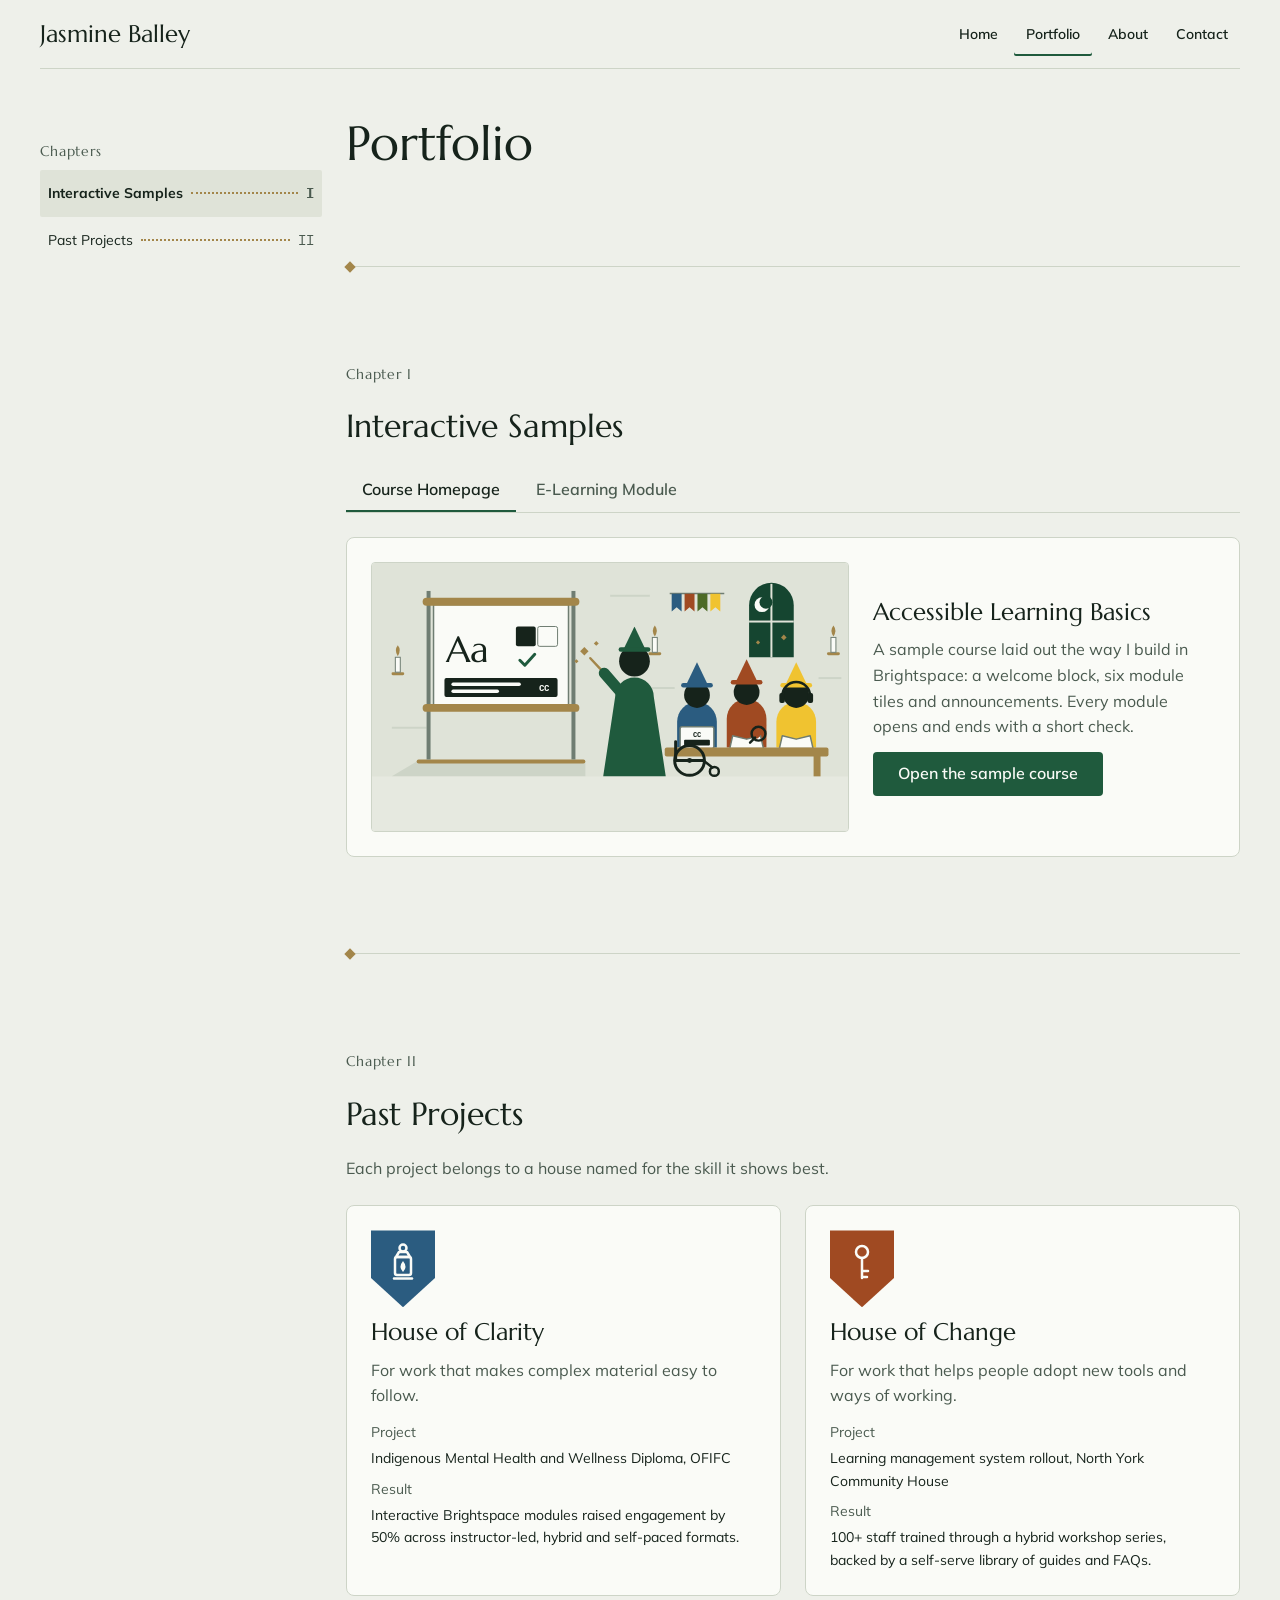
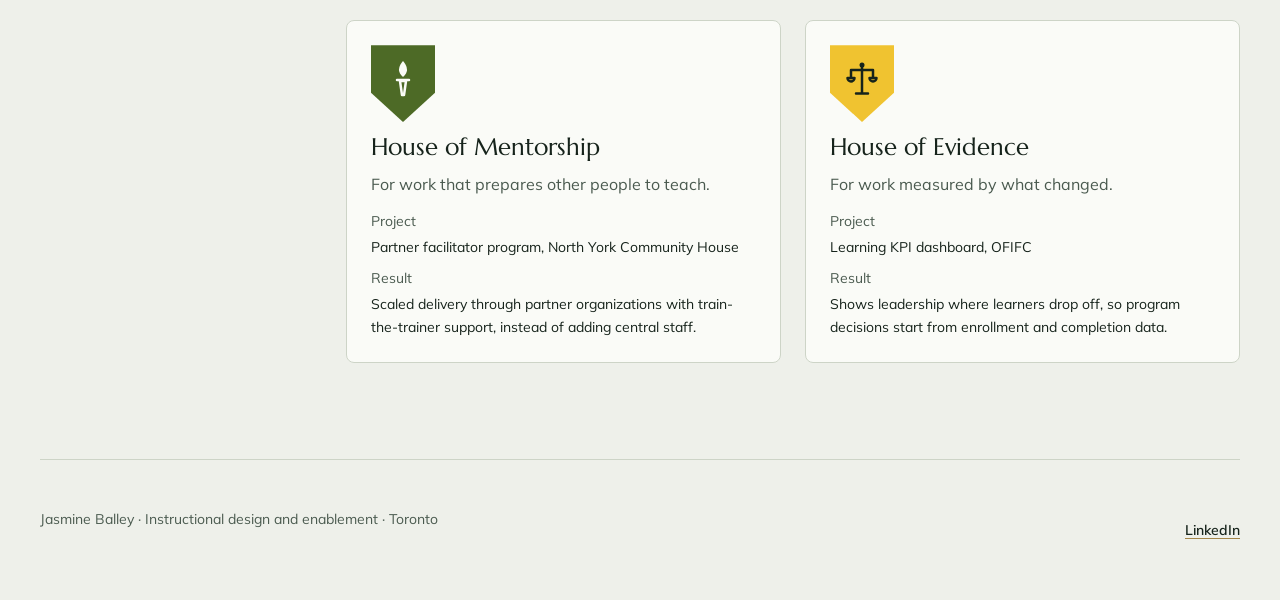
<file: portfolio.html>
<!doctype html>
<html lang="en">
<head>
<meta charset="utf-8">
<meta name="viewport" content="width=device-width, initial-scale=1, viewport-fit=cover">
<title>Portfolio | Jasmine Balley</title>
<meta name="description" content="Interactive samples and past instructional design projects by Jasmine Balley.">
<link rel="preconnect" href="https://fonts.googleapis.com">
<link rel="preconnect" href="https://fonts.gstatic.com" crossorigin>
<link rel="stylesheet" href="https://fonts.googleapis.com/css2?family=Marcellus&family=Mulish:wght@400;600;700&family=IBM+Plex+Mono:wght@400;500&display=swap">
<link rel="stylesheet" href="tokens.css">
<link rel="stylesheet" href="site.css">
</head>
<body>
<div class="site">
  <div class="wf"><div class="wf-inner">
<header class="site-header">
  <a class="brand" href="index.html">Jasmine Balley</a>
  <nav class="site-nav" aria-label="Main">
    <ul>
      <li><a class="nav-link" href="index.html">Home</a></li>
      <li><a class="nav-link" href="portfolio.html" aria-current="page">Portfolio</a></li>
      <li><a class="nav-link" href="about.html">About</a></li>
      <li><a class="nav-link" href="index.html#c-5">Contact</a></li>
    </ul>
  </nav>
</header>
    <div class="g12">
      <aside class="md-4 lg-3">
        <nav class="toc" aria-label="Chapters">
          <p class="eyebrow">Chapters</p>
          <ol>
            <li><a href="#c-1"><span class="title">Interactive Samples</span><span class="num">I</span></a></li>
            <li><a href="#c-2"><span class="title">Past Projects</span><span class="num">II</span></a></li>
          </ol>
        </nav>
      </aside>

      <main class="md-8 lg-9">
        <section class="chapter" aria-labelledby="page-h">
          <h1 class="page-title" id="page-h">Portfolio</h1>
        </section>

        <section class="chapter" id="c-1" aria-labelledby="c-1-h">
          <p class="eyebrow">Chapter I</p>
          <h2 class="chapter-title" id="c-1-h">Interactive Samples</h2>
          <div class="tabs" role="tablist" aria-label="Sample type">
            <button class="tab" type="button" role="tab" id="tab-course" aria-controls="panel-course" aria-selected="true" tabindex="0">Course Homepage</button>
            <button class="tab" type="button" role="tab" id="tab-module" aria-controls="panel-module" aria-selected="false" tabindex="-1">E-Learning Module</button>
          </div>
          <div class="card feature" role="tabpanel" id="panel-course" aria-labelledby="tab-course">
            <svg class="ill" viewBox="0 0 960 540" role="img" aria-label="Illustration: an accessible magic classroom. The instructor points a wand at a scroll showing large high-contrast letters and a captions bar. One learner uses a wheelchair at a desk with captions on their laptop, one reads with a magnifying glass, and one listens with headphones. A ramp leads up to the scroll.">
  <rect class="f-wall" width="960" height="540"/>
  <rect class="f-subtle" x="40" y="330" width="70" height="4"/><rect class="f-subtle" x="480" y="64" width="80" height="4"/><rect class="f-subtle" x="900" y="230" width="46" height="4"/><rect class="f-subtle" x="560" y="250" width="50" height="4"/>
  <rect class="f-floor" y="430" width="960" height="110"/>
  <path class="f-night" d="M760 190 V85 a45 45 0 0 1 90 0 V190 Z"/><rect class="f-wall" x="803" y="42" width="4" height="148"/><rect class="f-wall" x="760" y="116" width="90" height="4"/>
  <circle class="f-surface" cx="786" cy="84" r="15"/><circle class="f-night" cx="794" cy="79" r="13"/><rect class="f-gold" x="826" y="146" width="8" height="8" transform="rotate(45 830 150)"/><rect class="f-gold" x="775" y="157" width="6" height="6" transform="rotate(45 778 160)"/>
  <rect class="f-line" x="600" y="60" width="110" height="3"/>
  <path class="f-clarity" d="M604 62 h20 v36 l-10 -9 l-10 9 Z"/><path class="f-change" d="M630 62 h20 v36 l-10 -9 l-10 9 Z"/><path class="f-mentorship" d="M656 62 h20 v36 l-10 -9 l-10 9 Z"/><path class="f-evidence" d="M682 62 h20 v36 l-10 -9 l-10 9 Z"/>
  <rect class="f-gold" x="557" y="180" width="26" height="6" rx="3"/><rect class="f-surface s-line" x="565" y="150" width="10" height="30" stroke-width="2"/><path class="f-gold" d="M570 148 q8 -12 0 -22 q-8 10 0 22 Z"/><rect class="f-gold" x="917" y="180" width="26" height="6" rx="3"/><rect class="f-surface s-line" x="925" y="150" width="10" height="30" stroke-width="2"/><path class="f-gold" d="M930 148 q8 -12 0 -22 q-8 10 0 22 Z"/><rect class="f-gold" x="39" y="220" width="26" height="6" rx="3"/><rect class="f-surface s-line" x="47" y="190" width="10" height="30" stroke-width="2"/><path class="f-gold" d="M52 188 q8 -12 0 -22 q-8 10 0 22 Z"/>
  <path class="f-subtle" d="M40 430 L90 400 H430 V430 Z"/>
  <rect class="f-gold" x="90" y="396" width="340" height="8" rx="4"/>
  <rect class="f-line" x="110" y="56" width="8" height="340"/>
  <rect class="f-line" x="402" y="56" width="8" height="340"/>
  <rect class="f-surface s-line" x="124" y="84" width="272" height="206" stroke-width="3"/>
  <rect class="f-gold" x="102" y="70" width="316" height="16" rx="8"/>
  <rect class="f-gold" x="102" y="284" width="316" height="16" rx="8"/>
  <text class="t-big" x="150" y="200">Aa</text>
  <rect class="f-ink" x="290" y="128" width="40" height="40" rx="4"/><rect class="f-surface s-line" x="334" y="128" width="40" height="40" rx="4" stroke-width="2"/>
  <path class="s-accent" d="M298 196 l10 10 l20 -22" stroke-width="6" stroke-linecap="round" stroke-linejoin="round"/>
  <rect class="f-ink" x="146" y="232" width="228" height="38" rx="4"/>
  <rect class="f-surface" x="160" y="241" width="140" height="7" rx="3.5"/><rect class="f-surface" x="160" y="255" width="96" height="7" rx="3.5"/>
  <text class="t-cc" x="336" y="258">CC</text>
  <path class="s-gold" d="M468 222 L440 192" stroke-width="5" stroke-linecap="round"/><rect class="f-gold" x="422" y="172" width="12" height="12" transform="rotate(45 428 178)"/><rect class="f-gold" x="448.5" y="158.5" width="7" height="7" transform="rotate(45 452 162)"/><rect class="f-gold" x="409" y="195" width="6" height="6" transform="rotate(45 412 198)"/>
  <path class="s-accent" d="M508 268 L468 222" stroke-width="22" stroke-linecap="round"/>
  <path class="f-accent" d="M466 430 L490 270 a39 39 0 0 1 78 0 L592 430 Z"/>
  <circle class="f-ink" cx="529" cy="198" r="31"/><path class="f-accent" d="M507 174 L529 128 L551 174 Z"/><rect class="f-accent" x="497" y="170" width="64" height="9" rx="4.5"/>
  <path class="f-clarity" d="M615 372 V320 a40 40 0 0 1 80 0 V372 Z"/>
  <circle class="f-ink" cx="655" cy="266" r="26"/><path class="f-clarity" d="M633 246 L655 200 L677 246 Z"/><rect class="f-clarity" x="623" y="242" width="64" height="9" rx="4.5"/>
  <path class="f-change" d="M715 372 V314 a40 40 0 0 1 80 0 V372 Z"/>
  <circle class="f-ink" cx="755" cy="260" r="26"/><path class="f-change" d="M733 240 L755 194 L777 240 Z"/><rect class="f-change" x="723" y="236" width="64" height="9" rx="4.5"/>
  <path class="f-evidence" d="M815 372 V320 a40 40 0 0 1 80 0 V372 Z"/>
  <circle class="f-ink" cx="855" cy="266" r="26"/><path class="f-evidence" d="M833 246 L855 200 L877 246 Z"/><rect class="f-evidence" x="823" y="242" width="64" height="9" rx="4.5"/>
  <path class="s-ink" d="M827 268 a28 28 0 0 1 56 0" stroke-width="5"/>
  <rect class="f-ink" x="821" y="262" width="11" height="20" rx="4"/><rect class="f-ink" x="878" y="262" width="11" height="20" rx="4"/>
  <rect class="f-surface s-line" x="621" y="330" width="68" height="44" rx="4" stroke-width="3"/>
  <rect class="f-ink" x="629" y="356" width="52" height="12" rx="2"/><text class="t-cc-sm" x="655" y="351" text-anchor="middle">CC</text>
  <path class="f-surface s-line" d="M721 374 L727 348 L755 355 L783 348 L789 374 Z" stroke-width="3" stroke-linejoin="round"/>
  <path class="f-surface s-line" d="M821 374 L827 348 L855 355 L883 348 L889 374 Z" stroke-width="3" stroke-linejoin="round"/>
  <path class="s-change" d="M786 328 L774 346" stroke-width="16" stroke-linecap="round"/>
  <path class="s-ink" d="M772 352 L762 362" stroke-width="5" stroke-linecap="round"/>
  <circle class="s-ink" cx="779" cy="344" r="14" stroke-width="5"/>
  <rect class="f-gold" x="590" y="372" width="330" height="18" rx="4"/>
  <rect class="f-gold" x="890" y="388" width="14" height="42"/>
  <circle class="s-ink" cx="640" cy="398" r="30" stroke-width="6"/><circle class="f-ink" cx="640" cy="398" r="5"/>
  <path class="s-ink" d="M612 360 V398 H668" stroke-width="6" stroke-linecap="round" stroke-linejoin="round"/>
  <circle class="s-ink" cx="690" cy="420" r="9" stroke-width="5"/><path class="s-ink" d="M668 398 L686 412" stroke-width="5" stroke-linecap="round"/>
</svg>
            <div class="body">
              <h3 class="t">Accessible Learning Basics</h3>
              <p class="muted">A sample course laid out the way I build in Brightspace: a welcome block, six module tiles and announcements. Every module opens and ends with a short check.</p>
              <div class="btn-row"><a class="btn btn-primary" href="course.html">Open the sample course</a></div>
            </div>
          </div>
          <div class="card feature" role="tabpanel" id="panel-module" aria-labelledby="tab-module" hidden>
            <svg class="ill" viewBox="0 0 960 540" role="img" aria-label="Illustration: two wizard instructors mark learners' work at a long desk by candlelight. One writes a tick on a page with a quill; the other holds up a page scored 8 out of 10. A rubric scroll hangs on the wall behind them, with an ink pot, a stack of scrolls and an open grade book on the desk.">
  <rect class="f-wall" width="960" height="540"/>
  <rect class="f-subtle" x="40" y="330" width="70" height="4"/><rect class="f-subtle" x="640" y="70" width="80" height="4"/><rect class="f-subtle" x="890" y="300" width="46" height="4"/><rect class="f-subtle" x="160" y="120" width="60" height="4"/>
  <rect class="f-floor" y="430" width="960" height="110"/>
  <path class="f-night" d="M800 200 V95 a45 45 0 0 1 90 0 V200 Z"/><rect class="f-wall" x="843" y="52" width="4" height="148"/><rect class="f-wall" x="800" y="126" width="90" height="4"/>
  <circle class="f-surface" cx="826" cy="94" r="15"/><circle class="f-night" cx="834" cy="89" r="13"/><rect class="f-gold" x="866" y="156" width="8" height="8" transform="rotate(45 870 160)"/><rect class="f-gold" x="815" y="167" width="6" height="6" transform="rotate(45 818 170)"/>
  <rect class="f-line" x="60" y="60" width="110" height="3"/>
  <path class="f-clarity" d="M64 62 h20 v36 l-10 -9 l-10 9 Z"/><path class="f-change" d="M90 62 h20 v36 l-10 -9 l-10 9 Z"/><path class="f-mentorship" d="M116 62 h20 v36 l-10 -9 l-10 9 Z"/><path class="f-evidence" d="M142 62 h20 v36 l-10 -9 l-10 9 Z"/>
  <rect class="f-gold" x="237" y="180" width="26" height="6" rx="3"/><rect class="f-surface s-line" x="245" y="150" width="10" height="30" stroke-width="2"/><path class="f-gold" d="M250 148 q8 -12 0 -22 q-8 10 0 22 Z"/><rect class="f-gold" x="727" y="180" width="26" height="6" rx="3"/><rect class="f-surface s-line" x="735" y="150" width="10" height="30" stroke-width="2"/><path class="f-gold" d="M740 148 q8 -12 0 -22 q-8 10 0 22 Z"/>
  <rect class="f-surface s-line" x="378" y="62" width="204" height="150" stroke-width="3"/>
  <rect class="f-gold" x="364" y="52" width="232" height="14" rx="7"/>
  <rect class="f-gold" x="364" y="208" width="232" height="14" rx="7"/>
  <rect class="f-accent" x="400" y="82" width="48" height="14" rx="2"/><rect class="f-accent" x="456" y="82" width="48" height="14" rx="2"/><rect class="f-accent" x="512" y="82" width="48" height="14" rx="2"/><rect class="f-wall s-line" x="396" y="104" width="56" height="30" stroke-width="1.5"/><rect class="f-wall s-line" x="452" y="104" width="56" height="30" stroke-width="1.5"/><rect class="f-wall s-line" x="508" y="104" width="56" height="30" stroke-width="1.5"/><rect class="f-wall s-line" x="396" y="134" width="56" height="30" stroke-width="1.5"/><rect class="f-wall s-line" x="452" y="134" width="56" height="30" stroke-width="1.5"/><rect class="f-wall s-line" x="508" y="134" width="56" height="30" stroke-width="1.5"/><rect class="f-wall s-line" x="396" y="164" width="56" height="30" stroke-width="1.5"/><rect class="f-wall s-line" x="452" y="164" width="56" height="30" stroke-width="1.5"/><rect class="f-wall s-line" x="508" y="164" width="56" height="30" stroke-width="1.5"/><path class="s-accent" d="M526 119 l6 6 l12 -14" stroke-width="4" stroke-linecap="round" stroke-linejoin="round"/><path class="s-accent" d="M470 149 l6 6 l12 -14" stroke-width="4" stroke-linecap="round" stroke-linejoin="round"/><path class="s-accent" d="M414 179 l6 6 l12 -14" stroke-width="4" stroke-linecap="round" stroke-linejoin="round"/>
  <path class="f-accent" d="M260 340 V292 a40 40 0 0 1 80 0 V340 Z"/>
  <circle class="f-ink" cx="300" cy="238" r="27"/><path class="f-accent" d="M278 218 L300 172 L322 218 Z"/><rect class="f-accent" x="268" y="214" width="64" height="9" rx="4.5"/>
  <path class="f-clarity" d="M620 340 V292 a40 40 0 0 1 80 0 V340 Z"/>
  <circle class="f-ink" cx="660" cy="238" r="27"/><path class="f-clarity" d="M638 218 L660 172 L682 218 Z"/><rect class="f-clarity" x="628" y="214" width="64" height="9" rx="4.5"/>
  <rect class="f-gold" x="180" y="338" width="620" height="18" rx="4"/>
  <rect class="f-gold" x="200" y="354" width="14" height="76"/><rect class="f-gold" x="766" y="354" width="14" height="76"/>
  <rect class="f-surface s-line" x="346" y="258" width="74" height="86" rx="3" stroke-width="3"/>
  <rect class="f-line" x="356" y="272" width="50" height="5" rx="2.5"/><rect class="f-line" x="356" y="284" width="40" height="5" rx="2.5"/><rect class="f-line" x="356" y="296" width="46" height="5" rx="2.5"/>
  <path class="s-accent" d="M362 318 l7.2 7.2 l14.4 -16.8" stroke-width="5" stroke-linecap="round" stroke-linejoin="round"/>
  <path class="s-accent" d="M330 306 L372 312" stroke-width="16" stroke-linecap="round"/>
  <path class="s-gold" d="M378 316 L410 266" stroke-width="3" stroke-linecap="round"/>
  <path class="f-gold" d="M410 266 q14 -22 6 -40 q-14 16 -10 40 Z"/><rect class="f-gold" x="424" y="240" width="8" height="8" transform="rotate(45 428 244)"/><rect class="f-gold" x="437.5" y="259.5" width="5" height="5" transform="rotate(45 440 262)"/>
  <rect class="f-surface s-line" x="548" y="246" width="74" height="96" rx="3" stroke-width="3"/>
  <text class="t-score" x="585" y="290" text-anchor="middle">8/10</text>
  <rect class="f-line" x="560" y="304" width="50" height="5" rx="2.5"/><rect class="f-line" x="560" y="316" width="38" height="5" rx="2.5"/>
  <path class="s-clarity" d="M632 304 L614 300" stroke-width="16" stroke-linecap="round"/>
  <rect class="f-ink" x="456" y="314" width="24" height="24" rx="5"/><rect class="f-ink" x="461" y="308" width="14" height="8" rx="2"/>
  <path class="s-gold" d="M470 310 L492 268" stroke-width="3" stroke-linecap="round"/><path class="f-gold" d="M492 268 q12 -18 4 -32 q-12 14 -8 32 Z"/>
  <rect class="f-surface s-line" x="496" y="326" width="40" height="12" rx="6" stroke-width="2.5"/>
  <rect class="f-surface s-line" x="500" y="314" width="34" height="12" rx="6" stroke-width="2.5"/>
  <rect class="f-surface s-line" x="504" y="302" width="28" height="12" rx="6" stroke-width="2.5"/>
  <path class="f-surface s-line" d="M694 338 L700 310 L732 318 L764 310 L770 338 Z" stroke-width="3" stroke-linejoin="round"/>
  <path class="s-line" d="M732 318 V338" stroke-width="2.5"/>
  <rect class="f-line" x="706" y="320" width="18" height="3"/><rect class="f-line" x="706" y="328" width="14" height="3"/>
  <rect class="f-line" x="740" y="320" width="18" height="3"/><rect class="f-line" x="740" y="328" width="12" height="3"/>
</svg>
            <div class="body">
              <h3 class="t">Grading in Brightspace</h3>
              <p class="muted">A four-lesson module for instructors new to Brightspace: grading principles, inserting rubrics, quizzes, and grades. It includes a grade calculator, an ordering task, a matching task and a knowledge check in every lesson.</p>
              <div class="btn-row"><a class="btn btn-primary" href="elearning-grading.html">Open the module</a></div>
            </div>
          </div>
        </section>

        <section class="chapter" id="c-2" aria-labelledby="c-2-h">
          <p class="eyebrow">Chapter II</p>
          <h2 class="chapter-title" id="c-2-h">Past Projects</h2>
          <p class="muted">Each project belongs to a house named for the skill it shows best.</p>
          <div class="house-grid">
            <article class="card house-clarity">
              <div class="crest-row"><div class="crest" aria-hidden="true"><svg class="crest-art" viewBox="0 0 32 40"><circle cx="16" cy="5" r="3.5"/><path d="M9 14 L12 9 H20 L23 14 Z"/><rect x="8" y="14" width="16" height="18" rx="2"/><path d="M7 35.5 H25"/><path class="solid" d="M16 18 q5 6 0 11 q-5 -5 0 -11 Z"/></svg></div></div>
              <h3>House of Clarity</h3>
              <p class="muted">For work that makes complex material easy to follow.</p>
              <dl>
                <div><dt>Project</dt><dd>Indigenous Mental Health and Wellness Diploma, OFIFC</dd></div>
                <div><dt>Result</dt><dd>Interactive Brightspace modules raised engagement by 50% across instructor-led, hybrid and self-paced formats.</dd></div>
              </dl>
            </article>
            <article class="card house-change">
              <div class="crest-row"><div class="crest" aria-hidden="true"><svg class="crest-art" viewBox="0 0 32 40"><circle cx="16" cy="9" r="6"/><path d="M16 15 V35 M16 28 H22 M16 34 H21"/></svg></div></div>
              <h3>House of Change</h3>
              <p class="muted">For work that helps people adopt new tools and ways of working.</p>
              <dl>
                <div><dt>Project</dt><dd>Learning management system rollout, North York Community House</dd></div>
                <div><dt>Result</dt><dd>100+ staff trained through a hybrid workshop series, backed by a self-serve library of guides and FAQs.</dd></div>
              </dl>
            </article>
            <article class="card house-mentorship">
              <div class="crest-row"><div class="crest" aria-hidden="true"><svg class="crest-art" viewBox="0 0 32 40"><path d="M13 23 L15 37 H17 L19 23 Z"/><path d="M10 22 H22"/><path class="solid" d="M16 3 q8 9 0 16 q-8 -7 0 -16 Z"/></svg></div></div>
              <h3>House of Mentorship</h3>
              <p class="muted">For work that prepares other people to teach.</p>
              <dl>
                <div><dt>Project</dt><dd>Partner facilitator program, North York Community House</dd></div>
                <div><dt>Result</dt><dd>Scaled delivery through partner organizations with train-the-trainer support, instead of adding central staff.</dd></div>
              </dl>
            </article>
            <article class="card house-evidence">
              <div class="crest-row"><div class="crest" aria-hidden="true"><svg class="crest-art" viewBox="0 0 32 40"><path d="M16 9 V34 M10 35.5 H22 M5 12 H27 M5 12 V20 M27 12 V20"/><path d="M1.5 20 H8.5 a3.5 3.5 0 0 1 -7 0 Z M23.5 20 H30.5 a3.5 3.5 0 0 1 -7 0 Z"/><circle class="solid" cx="16" cy="7" r="2.5"/></svg></div></div>
              <h3>House of Evidence</h3>
              <p class="muted">For work measured by what changed.</p>
              <dl>
                <div><dt>Project</dt><dd>Learning KPI dashboard, OFIFC</dd></div>
                <div><dt>Result</dt><dd>Shows leadership where learners drop off, so program decisions start from enrollment and completion data.</dd></div>
              </dl>
            </article>
          </div>
        </section>
      </main>
    </div>

<footer class="site-footer">
  <p>Jasmine Balley · Instructional design and enablement · Toronto</p>
  <ul>
    <li><a class="link link-standalone" href="https://www.linkedin.com/in/jasmine-balley/" target="_blank" rel="noopener">LinkedIn</a></li>
  </ul>
  <script src="chapters.js" defer></script>
</footer>
  </div></div>
</div>

<script>
(function () {
  var tabs = Array.prototype.slice.call(document.querySelectorAll('[role="tab"]'));
  function select(i, focus) {
    tabs.forEach(function (t, j) {
      var on = i === j;
      t.setAttribute('aria-selected', on ? 'true' : 'false');
      t.tabIndex = on ? 0 : -1;
      document.getElementById(t.getAttribute('aria-controls')).hidden = !on;
    });
    if (focus) tabs[i].focus();
  }
  tabs.forEach(function (t, i) {
    t.addEventListener('click', function () { select(i, false); });
    t.addEventListener('keydown', function (e) {
      var n = tabs.length, k = null;
      if (e.key === 'ArrowRight') k = (i + 1) % n;
      else if (e.key === 'ArrowLeft') k = (i - 1 + n) % n;
      else if (e.key === 'Home') k = 0;
      else if (e.key === 'End') k = n - 1;
      if (k !== null) { e.preventDefault(); select(k, true); }
    });
  });
})();
</script>
</body>
</html>
</file>
<file: tokens.css>
/* =====================================================================
   TOKENS FILE
   Design direction: Conservatory, light mode only.
   Every visual value lives here. Components below read only these
   variables. Layout: 12-column grid, 1200px max, mobile-first,
   container queries at 48em (768px) and 64em (1024px). CSS cannot read
   variables inside @container conditions, so those two values are the
   only literals. All color pairs checked for WCAG 2.2 AA.
   ===================================================================== */
:root {
  /* Type */
  --font-display: "Marcellus", "Trajan Pro", Georgia, serif;
  --font-body: "Mulish", system-ui, -apple-system, "Segoe UI", sans-serif;
  --font-mono: "IBM Plex Mono", ui-monospace, Menlo, Consolas, monospace;
  --display-weight: 400;
  --text-1: 0.75rem;
  --text-2: 0.875rem;
  --text-3: 1rem;
  --text-4: 1.125rem;
  --text-5: 1.5rem;
  --text-6: 2rem;
  --text-7: 3rem;
  --text-8: 4.5rem;
  --weight-regular: 400;
  --weight-medium: 600;
  --weight-bold: 700;
  --leading-tight: 1.1;
  --leading-snug: 1.3;
  --leading-body: 1.6;
  --tracking-label: 0.06em;
  --underline-offset: 0.2em;
  --measure: 68ch;

  /* Color */
  --color-bg: #eef0ea;
  --color-surface: #fafbf7;
  --color-surface-sunken: #dfe3d8;
  --color-surface-hover: #e6e9e0;
  --color-text: #16231b;
  --color-text-muted: #4a5a4f;
  --color-border: #6f7d72;
  --color-border-subtle: #cdd4c7;
  --color-accent: #1f5a3d;
  --color-accent-hover: #2a6e4c;
  --color-accent-active: #154530;
  --color-accent-contrast: #fafbf7;
  --color-ornament: #a3864a;
  --color-disabled-bg: #dfe3d8;
  --color-disabled-text: #626c64;
  --color-success: #2b6a3a;
  --color-warning: #7a5a00;
  --color-danger: #a32626;
  --color-focus: #16231b;
  --color-house-clarity: #2b5c80;
  --color-house-change: #a04a22;
  --color-house-mentorship: #4d6a26;
  --color-house-evidence: #f0c330;
  --color-house-evidence-ink: #16231b;
  --color-scrim: rgb(22 35 27 / 0.45);
  --color-linkedin: #0a66c2; /* LinkedIn brand blue, icon only */
  --color-house-ink: #fafbf7;

  /* Spacing (4px base) */
  --space-1: 4px;
  --space-2: 8px;
  --space-3: 12px;
  --space-4: 16px;
  --space-5: 24px;
  --space-6: 32px;
  --space-7: 48px;
  --space-8: 64px;
  --space-9: 96px;
  --space-10: 128px;

  /* Layout */
  --content-max: 1200px;
  --gutter: 24px;
  --page-pad-mobile: 16px;
  --page-pad-desktop: 24px;
  --hit-min: 44px;

  /* Shape */
  --border-width: 1px;
  --focus-width: 2px;
  --radius-sm: 2px;
  --radius-md: 4px;
  --radius-lg: 8px;
  --shadow-1: 0 1px 2px rgb(22 35 27 / 0.10), 0 8px 24px rgb(22 35 27 / 0.07);

  /* Motion */
  --duration-hover: 150ms;
  --duration-state: 250ms;
  --ease: ease-out;

  /* Illustration */
  --color-illus-skin: #b07a57;
  --color-illus-hair: #1e1612;
  --duration-ambient: 6s;
  --motion-spark-x: 64px;
  --motion-spark-y: 12px;
  --motion-wave-x: -30px;
  --motion-bob-y: 5px;
  --motion-slosh: 7deg;
  --motion-rise-y: -22px;

  /* Layers */
  --z-sticky: 10;

  color-scheme: light;
}
@media (prefers-reduced-motion: reduce) {
  :root { --duration-hover: 0ms; --duration-state: 0ms; }
}
/* ======================= END TOKENS FILE ============================ */
</file>
<file: site.css>
/* ---------- Reset (sub-pages have no publish skeleton) ---------- */
:root { padding-top: env(safe-area-inset-top, 0px); padding-bottom: env(safe-area-inset-bottom, 0px); }
body { margin: 0; }
img { max-width: 100%; }
[hidden] { display: none !important; }
/* ---------- Base ---------- */
*, *::before, *::after { box-sizing: border-box; }
body {
  background: var(--color-bg);
  color: var(--color-text);
  font-family: var(--font-body);
  font-size: var(--text-3);
  line-height: var(--leading-body);
}
h1, h2, h3, p, ul, ol, dl, dd { margin: 0; }
h1, h2, h3 {
  font-family: var(--font-display);
  font-weight: var(--display-weight);
  line-height: var(--leading-tight);
  text-wrap: balance;
}
p, li, dd { max-width: var(--measure); }
:focus-visible { outline: var(--focus-width) solid var(--color-focus); outline-offset: var(--focus-width); }
.sr-only { position: absolute; width: var(--border-width); height: var(--border-width); overflow: hidden; clip-path: inset(50%); white-space: nowrap; }
.todo { font-family: var(--font-mono); background: var(--color-surface-sunken); border-radius: var(--radius-sm); padding-inline: var(--space-1); }

/* ---------- Component: Button ---------- */
.btn {
  display: inline-flex; align-items: center; justify-content: center;
  min-height: var(--hit-min);
  padding-block: var(--space-2); padding-inline: var(--space-5);
  border: var(--border-width) solid transparent; border-radius: var(--radius-md);
  font: inherit; font-weight: var(--weight-medium);
  text-decoration: none; cursor: pointer;
  transition: background-color var(--duration-hover) var(--ease), color var(--duration-hover) var(--ease), border-color var(--duration-hover) var(--ease);
}
.btn-primary { background: var(--color-accent); color: var(--color-accent-contrast); }
.btn-primary:hover { background: var(--color-accent-hover); }
.btn-primary:active { background: var(--color-accent-active); }
.btn-secondary { background: var(--color-surface); color: var(--color-text); border-color: var(--color-border); }
.btn-secondary:hover { background: var(--color-surface-hover); }
.btn-secondary:active { background: var(--color-surface-sunken); }
.btn-ghost { background: transparent; color: var(--color-text); }
.btn-ghost:hover { background: var(--color-surface-hover); }
.btn-ghost:active { background: var(--color-surface-sunken); }
.btn:disabled, .btn[aria-disabled="true"] { background: var(--color-disabled-bg); color: var(--color-disabled-text); border-color: transparent; cursor: not-allowed; }
.btn-row { display: flex; flex-wrap: wrap; gap: var(--space-3); }
.btn-icon { min-width: var(--hit-min); padding-inline: var(--space-3); }
.icon-linkedin { display: block; width: var(--space-6); height: var(--space-6); background-color: var(--color-linkedin); -webkit-mask: url(linkedin.svg) center / contain no-repeat; mask: url(linkedin.svg) center / contain no-repeat; }
.btn-sm { min-height: var(--hit-min); padding-inline: var(--space-3); font-size: var(--text-2); }

/* ---------- Component: Link ---------- */
.link {
  color: var(--color-text);
  text-decoration: underline; text-decoration-color: var(--color-ornament);
  text-underline-offset: var(--underline-offset); text-decoration-thickness: var(--border-width);
  transition: text-decoration-color var(--duration-hover) var(--ease);
}
.link:hover { text-decoration-color: var(--color-text); text-decoration-thickness: var(--focus-width); }
.link:active { color: var(--color-text-muted); }
.link-standalone { display: inline-flex; align-items: center; min-height: var(--hit-min); font-weight: var(--weight-medium); }

/* ---------- Component: Section header ---------- */
.eyebrow {
  font-family: var(--font-display); font-size: var(--text-2);
  color: var(--color-text-muted); letter-spacing: var(--tracking-label);
}

/* ---------- Component: Card ---------- */
.card {
  display: grid; gap: var(--space-3); align-content: start;
  background: var(--color-surface);
  border: var(--border-width) solid var(--color-border-subtle);
  border-radius: var(--radius-lg);
  padding: var(--space-5);
  transition: border-color var(--duration-hover) var(--ease), box-shadow var(--duration-hover) var(--ease);
}
a.card:hover, .card:has(a):hover { border-color: var(--color-border); box-shadow: var(--shadow-1); }
.card h3 { font-size: var(--text-5); }
.card dl { display: grid; gap: var(--space-2); font-size: var(--text-2); }
.card dl div { display: grid; gap: var(--space-1); }
.card dt { color: var(--color-text-muted); }

/* ---------- Placeholder image (labeled box) ---------- */
.ph {
  display: grid; place-items: center; text-align: center;
  background: var(--color-surface-sunken);
  border: var(--border-width) dashed var(--color-border);
  border-radius: var(--radius-md);
  color: var(--color-text-muted);
  font-family: var(--font-mono); font-size: var(--text-2);
  padding: var(--space-4);
  aspect-ratio: 16 / 9; width: 100%; max-width: 100%;
}

/* House crest: placeholder shape until crest art exists */
.house-clarity { --house: var(--color-house-clarity); }
.house-change { --house: var(--color-house-change); }
.house-mentorship { --house: var(--color-house-mentorship); }
.house-evidence { --house: var(--color-house-evidence); }
.crest-row { display: flex; align-items: center; gap: var(--space-4); }
.crest {
  display: grid; place-items: center; flex: none;
  width: var(--space-8); aspect-ratio: 5 / 6;
  background: var(--house);
  color: var(--color-house-ink);
  font-family: var(--font-display); font-size: var(--text-5);
  clip-path: polygon(0 0, 100% 0, 100% 62%, 50% 100%, 0 62%);
  padding-bottom: var(--space-3);
}
.crest-label { font-family: var(--font-mono); font-size: var(--text-1); color: var(--color-text-muted); }

/* ---------- Site shell ---------- */
.site { container-type: inline-size; }
.wf {
  padding-left: max(var(--page-pad-mobile), env(safe-area-inset-left, 0px));
  padding-right: max(var(--page-pad-mobile), env(safe-area-inset-right, 0px));
}
@container (min-width: 48em) {
  .wf {
    padding-left: max(var(--page-pad-desktop), env(safe-area-inset-left, 0px));
    padding-right: max(var(--page-pad-desktop), env(safe-area-inset-right, 0px));
  }
}
.wf-inner { max-width: var(--content-max); margin-inline: auto; }
.g12 { display: grid; grid-template-columns: repeat(12, minmax(0, 1fr)); column-gap: var(--gutter); }
.g12 > * { grid-column: 1 / -1; min-width: 0; }
@container (min-width: 48em) { .md-4 { grid-column: span 4; } .md-8 { grid-column: span 8; } }
@container (min-width: 64em) { .lg-3 { grid-column: span 3; } .lg-9 { grid-column: span 9; } }
.muted { color: var(--color-text-muted); }

/* Component: Nav */
.brand { display: inline-flex; align-items: center; min-height: var(--hit-min); font-family: var(--font-display); font-size: var(--text-5); color: var(--color-text); text-decoration: none; }
.site-nav ul { display: flex; flex-wrap: wrap; gap: var(--space-1); list-style: none; padding: 0; }
.nav-link {
  display: inline-flex; align-items: center; min-height: var(--hit-min);
  padding-inline: var(--space-3); border-radius: var(--radius-sm);
  color: var(--color-text); text-decoration: none; font-size: var(--text-2); font-weight: var(--weight-medium);
  transition: background-color var(--duration-hover) var(--ease);
}
.nav-link:hover { background: var(--color-surface-hover); }
.nav-link:active { background: var(--color-surface-sunken); }

/* Component: Footer */
.site-footer {
  display: flex; flex-wrap: wrap; justify-content: space-between; gap: var(--space-4);
  padding-block: var(--space-7);
  border-top: var(--border-width) solid var(--color-border-subtle);
  font-size: var(--text-2); color: var(--color-text-muted);
}
.site-footer ul { display: flex; flex-wrap: wrap; gap: var(--space-4); list-style: none; padding: 0; align-items: center; }

/* Contents (book) */
.toc { display: grid; gap: var(--space-2); align-content: start; padding-block: var(--space-7) var(--space-5); }
@container (min-width: 48em) { .toc { position: sticky; top: var(--space-5); } }
.toc ol { list-style: none; padding: 0; display: grid; }
.toc a {
  display: grid; grid-template-columns: auto 1fr auto; align-items: baseline; gap: var(--space-2);
  min-height: var(--hit-min); padding-block: var(--space-3); padding-inline: var(--space-2);
  border-radius: var(--radius-sm);
  color: var(--color-text); text-decoration: none; font-size: var(--text-2);
  transition: background-color var(--duration-hover) var(--ease);
}
.toc a::after { content: ""; grid-column: 2; grid-row: 1; border-bottom: var(--focus-width) dotted var(--color-ornament); transform: translateY(calc(-1 * var(--space-1))); }
.toc .title { grid-column: 1; grid-row: 1; }
.toc .num { grid-column: 3; grid-row: 1; font-family: var(--font-mono); color: var(--color-text-muted); font-variant-numeric: tabular-nums; }
.toc a:hover { background: var(--color-surface-hover); }
.toc a:active { background: var(--color-surface-sunken); }
.toc a[aria-current] { background: var(--color-surface-sunken); font-weight: var(--weight-bold); }

/* Chapters on phones: the list moves into a side panel, opened from a tab on the right edge */
.g12 > aside { display: none; }
@container (min-width: 48em) { .g12 > aside { display: block; } }
.toc-tab {
  position: fixed; right: 0; top: 50%; transform: translateY(-50%); z-index: var(--z-sticky);
  writing-mode: vertical-rl; min-width: var(--hit-min); min-height: calc(var(--hit-min) * 2);
  padding: var(--space-4) var(--space-3); padding-right: calc(var(--space-3) + env(safe-area-inset-right, 0px));
  border: 0; border-radius: var(--radius-lg) 0 0 var(--radius-lg);
  background: var(--color-accent); color: var(--color-accent-contrast); box-shadow: var(--shadow-1);
  font-family: var(--font-body); font-size: var(--text-2); font-weight: var(--weight-bold); letter-spacing: var(--tracking-label);
  cursor: pointer; transition: background var(--duration-hover) var(--ease);
}
.toc-tab:hover { background: var(--color-accent-hover); }
.toc-tab:active { background: var(--color-accent-active); }
.toc-tab:focus-visible { outline: var(--focus-width) solid var(--color-focus); outline-offset: var(--focus-width); }
.toc-drawer {
  position: fixed; inset: 0 0 0 auto; margin: 0; width: 80%; max-width: var(--measure); height: 100%; max-height: 100%;
  border: 0; padding: calc(var(--space-6) + env(safe-area-inset-top, 0px)) calc(var(--space-4) + env(safe-area-inset-right, 0px)) var(--space-6) var(--space-4);
  background: var(--color-surface); color: var(--color-text); box-shadow: var(--shadow-1); overflow-y: auto;
}
.toc-drawer[open] { animation: toc-in var(--duration-state) var(--ease); }
.toc-drawer::backdrop { background: var(--color-scrim); }
@keyframes toc-in { from { transform: translateX(100%); } }
.toc-drawer-head { display: flex; align-items: center; justify-content: space-between; gap: var(--space-4); padding-bottom: var(--space-4); }
.toc-drawer-head h2 { font-family: var(--font-display); font-weight: var(--display-weight); font-size: var(--text-5); }
.toc-drawer .toc { padding-block: 0; position: static; }

/* Chapters */
.chapter { display: grid; gap: var(--space-5); padding-block: var(--space-8); scroll-margin-top: var(--space-5); position: relative; border-top: var(--border-width) solid var(--color-border-subtle); }
.chapter::before { content: ""; position: absolute; top: 0; left: 0; width: var(--space-2); aspect-ratio: 1; background: var(--color-ornament); transform: translate(0, -50%) rotate(45deg); }
.chapter:first-child { border-top: 0; padding-top: var(--space-7); }
.chapter:first-child::before { display: none; }
@container (min-width: 48em) { .chapter { padding-block: var(--space-9); } }
.chapter-title { font-size: var(--text-6); }
.display { font-size: var(--text-6); }
@container (min-width: 48em) { .display { font-size: var(--text-7); } }
@container (min-width: 64em) { .display { font-size: var(--text-8); } }
.lead { font-size: var(--text-4); color: var(--color-text-muted); }

.facts { display: grid; gap: var(--space-4) var(--gutter); border-top: var(--border-width) solid var(--color-border-subtle); padding-top: var(--space-5); }
@container (min-width: 48em) { .facts { grid-template-columns: repeat(2, minmax(0, 1fr)); } }
.facts div { display: grid; gap: var(--space-1); }
.facts dt { font-family: var(--font-display); font-size: var(--text-2); color: var(--color-text-muted); letter-spacing: var(--tracking-label); }

.house-grid { display: grid; gap: var(--gutter); }
@container (min-width: 48em) { .house-grid { grid-template-columns: repeat(2, minmax(0, 1fr)); } }

.steps { list-style: none; padding: 0; display: grid; gap: var(--space-6); counter-reset: step; }
.steps li { counter-increment: step; display: grid; grid-template-columns: var(--space-7) 1fr; gap: var(--space-1) var(--space-4); }
.steps li::before { content: counter(step, upper-roman); grid-row: span 2; font-family: var(--font-display); font-size: var(--text-6); line-height: var(--leading-tight); color: var(--color-ornament); }
.steps h3 { font-size: var(--text-5); }

.mono { font-family: var(--font-mono); }
.select-all { user-select: all; }

fieldset { border: 0; padding: 0; margin: 0; min-width: 0; }
legend { padding: 0; }

.small { font-size: var(--text-2); }
.page-title { font-size: var(--text-6); }
@container (min-width: 48em) { .page-title { font-size: var(--text-7); } }

/* Sticky site menu: the whole header from tablet up, the link row alone on phones */
html { scroll-padding-top: calc(var(--hit-min) + var(--space-7)); }
body::before { content: ""; position: fixed; inset: 0 0 auto; height: env(safe-area-inset-top, 0px); z-index: var(--z-sticky); background: var(--color-bg); }
.site-header { display: contents; }
.site-header .brand { display: flex; padding-top: var(--space-2); }
.site-nav { position: sticky; top: env(safe-area-inset-top, 0px); z-index: var(--z-sticky); background: var(--color-bg); border-bottom: var(--border-width) solid var(--color-border-subtle); padding-block: var(--space-2); }
.site-nav ul { gap: 0; justify-content: space-between; }
.nav-link { padding-inline: var(--space-1); min-width: var(--hit-min); justify-content: center; }
@container (min-width: 48em) {
  .site-header { display: flex; flex-wrap: wrap; align-items: center; justify-content: space-between; gap: var(--space-2) var(--space-4); position: sticky; top: env(safe-area-inset-top, 0px); z-index: var(--z-sticky); background: var(--color-bg); border-bottom: var(--border-width) solid var(--color-border-subtle); padding-block: var(--space-3); }
  .site-header .brand { display: inline-flex; padding-top: 0; }
  .site-nav { position: static; border-bottom: 0; padding-block: 0; }
  .site-nav ul { gap: var(--space-1); justify-content: flex-start; }
  .nav-link { padding-inline: var(--space-3); }
  .toc { top: calc(var(--hit-min) + var(--space-7)); }
}

/* Nav states */
.nav-link[aria-current="page"] { box-shadow: inset 0 calc(-1 * var(--focus-width)) 0 var(--color-accent); }
.nav-link[aria-disabled="true"] { color: var(--color-disabled-text); cursor: not-allowed; }
.nav-link[aria-disabled="true"]:hover { background: transparent; }

/* ---------- Component: Badge ---------- */
.badge {
  display: inline-flex; align-items: center; width: fit-content;
  padding-block: var(--space-1); padding-inline: var(--space-2);
  border: var(--border-width) solid var(--color-border); border-radius: var(--radius-sm);
  font-size: var(--text-1); font-weight: var(--weight-medium);
  letter-spacing: var(--tracking-label); line-height: var(--leading-snug);
}

/* ---------- Component: Tabs ---------- */
.tabs { display: flex; flex-wrap: wrap; gap: var(--space-1); border-bottom: var(--border-width) solid var(--color-border-subtle); }
.tab {
  min-height: var(--hit-min); padding-inline: var(--space-4);
  background: transparent; border: 0; border-bottom: var(--focus-width) solid transparent;
  font: inherit; font-weight: var(--weight-medium); color: var(--color-text-muted); cursor: pointer;
  transition: background-color var(--duration-hover) var(--ease), color var(--duration-hover) var(--ease), border-color var(--duration-state) var(--ease);
}
.tab:hover { color: var(--color-text); background: var(--color-surface-hover); }
.tab:active { background: var(--color-surface-sunken); }
.tab[aria-selected="true"] { color: var(--color-text); border-bottom-color: var(--color-accent); }
.tab:disabled { color: var(--color-disabled-text); cursor: not-allowed; }

/* ---------- Component: Table ---------- */
.table-wrap { overflow-x: auto; border: var(--border-width) solid var(--color-border-subtle); border-radius: var(--radius-lg); background: var(--color-surface); }
.table { width: 100%; border-collapse: collapse; font-size: var(--text-2); }
.table th, .table td { text-align: left; vertical-align: top; padding-block: var(--space-3); padding-inline: var(--space-4); border-bottom: var(--border-width) solid var(--color-border-subtle); }
.table thead th { color: var(--color-text-muted); font-weight: var(--weight-medium); }
.table tbody tr:last-child th, .table tbody tr:last-child td { border-bottom: 0; }
.table .num { font-family: var(--font-mono); font-variant-numeric: tabular-nums; }

/* ---------- Home: three doors ---------- */
.doors { display: grid; gap: var(--gutter); }
@container (min-width: 48em) { .doors { grid-template-columns: repeat(3, minmax(0, 1fr)); } }
.door { color: var(--color-text); text-decoration: none; min-height: var(--hit-min); }
.door:active { background: var(--color-surface-hover); }
.door-title { font-family: var(--font-display); font-size: var(--text-5); line-height: var(--leading-tight); }
.door-text { font-size: var(--text-2); color: var(--color-text-muted); }

/* ---------- Portfolio: sample feature ---------- */
.feature { gap: var(--space-5) var(--gutter); }
@container (min-width: 64em) { .feature { grid-template-columns: minmax(0, 7fr) minmax(0, 5fr); align-items: center; } }
.feature .body { display: grid; gap: var(--space-3); align-content: start; }
.t { font-family: var(--font-display); font-size: var(--text-5); line-height: var(--leading-tight); }

/* ---------- Sample course ---------- */
.course-page { display: grid; gap: var(--space-5); }
.wf-inner > .course-page { padding-top: var(--space-5); }

/* Module list: numbered chips on phones, a full list beside the lesson from tablet up */
.lesson-cols { display: grid; gap: var(--space-5) var(--gutter); }
@container (min-width: 48em) { .lesson-cols { grid-template-columns: minmax(0, 4fr) minmax(0, 8fr); align-items: start; } }
@container (min-width: 64em) { .lesson-cols { grid-template-columns: minmax(0, 3fr) minmax(0, 9fr); } }
.modnav { display: grid; gap: var(--space-3); align-content: start; }
.modnav ol { list-style: none; padding: 0; display: flex; flex-wrap: wrap; gap: var(--space-2); }
.modnav li { max-width: none; }
.modnav a {
  display: grid; place-items: center; min-width: var(--hit-min); min-height: var(--hit-min);
  border: var(--border-width) solid var(--color-border-subtle); border-radius: var(--radius-md);
  background: var(--color-surface); color: var(--color-text); text-decoration: none; font-size: var(--text-2);
  transition: background-color var(--duration-hover) var(--ease), border-color var(--duration-hover) var(--ease);
}
.modnav a:hover { background: var(--color-surface-hover); border-color: var(--color-border); }
.modnav a:active { background: var(--color-surface-sunken); }
.modnav a[aria-current="page"] { border-color: var(--color-accent); box-shadow: inset 0 0 0 var(--border-width) var(--color-accent); font-weight: var(--weight-bold); }
.modnav .n { font-family: var(--font-mono); }
.modnav a[data-state="done"] .n::after { content: " done"; font-family: var(--font-body); font-size: var(--text-1); color: var(--color-text-muted); }
.modnav .title, .modnav .status { position: absolute; width: var(--border-width); height: var(--border-width); overflow: hidden; clip-path: inset(50%); white-space: nowrap; }
@container (min-width: 48em) {
  .lesson-cols > aside { position: sticky; top: calc(var(--hit-min) + var(--space-7)); }
  .modnav ol { display: grid; gap: var(--space-1); }
  .modnav a { grid-template-columns: auto minmax(0, 1fr); place-items: initial; align-items: center; gap: 0 var(--space-3); padding-block: var(--space-2); padding-inline: var(--space-3); }
  .modnav a[data-state="done"] .n::after { content: none; }
  .modnav .title, .modnav .status { position: static; width: auto; height: auto; overflow: visible; clip-path: none; white-space: normal; }
  .modnav .status { grid-column: 2; font-size: var(--text-1); color: var(--color-text-muted); font-weight: var(--weight-regular); }
}
.course-banner { display: grid; gap: var(--space-2); background: var(--color-accent); color: var(--color-accent-contrast); border-radius: var(--radius-lg); padding: var(--space-6) var(--space-5); }
.course-banner .title { font-family: var(--font-display); font-size: var(--text-6); line-height: var(--leading-tight); }
.course-code { font-family: var(--font-mono); font-size: var(--text-1); letter-spacing: var(--tracking-label); }
.course-meta { display: flex; flex-wrap: wrap; gap: var(--space-3) var(--space-7); margin: 0; padding-top: var(--space-3); border-top: var(--border-width) solid var(--color-accent-hover); }
.course-meta div { display: grid; gap: var(--space-1); }
.course-meta dt { font-size: var(--text-1); letter-spacing: var(--tracking-label); text-transform: uppercase; }
.course-meta dd { margin: 0; font-size: var(--text-2); font-weight: var(--weight-bold); }
.course-nav ul { display: flex; flex-wrap: wrap; align-items: center; gap: var(--space-1); list-style: none; padding: 0; padding-bottom: var(--space-2); border-bottom: var(--border-width) solid var(--color-border-subtle); max-width: none; }
.course-back { margin-left: auto; }
.btn-back { font-size: var(--text-2); }
.widget-title { font-family: var(--font-body); font-size: var(--text-2); font-weight: var(--weight-bold); letter-spacing: var(--tracking-label); color: var(--color-text-muted); line-height: var(--leading-snug); }
.welcome { gap: var(--space-5) var(--gutter); }
@container (min-width: 48em) { .welcome { grid-template-columns: minmax(0, 8fr) minmax(0, 4fr); align-items: center; } }
.welcome .body { display: grid; gap: var(--space-3); align-content: start; }
progress { width: 100%; accent-color: var(--color-accent); }
.tiles { list-style: none; padding: 0; display: grid; gap: var(--gutter); scroll-margin-top: var(--space-5); }
@container (min-width: 48em) { .tiles { grid-template-columns: repeat(2, minmax(0, 1fr)); } }
@container (min-width: 64em) { .tiles { grid-template-columns: repeat(3, minmax(0, 1fr)); } }
.tile { position: relative; max-width: none; }
.tile-meta { font-family: var(--font-mono); font-size: var(--text-2); color: var(--color-text-muted); }
.tile-link { color: var(--color-text); text-decoration: none; font-weight: var(--weight-bold); font-size: var(--text-4); }
.tile-link::after { content: ""; position: absolute; inset: 0; border-radius: var(--radius-lg); }
.tile-link:focus-visible { outline: none; }
.tile-link:focus-visible::after { outline: var(--focus-width) solid var(--color-focus); outline-offset: var(--focus-width); }
.tile:active { background: var(--color-surface-hover); }
.news { list-style: none; padding: 0; display: grid; gap: var(--space-4); }
.news li { display: grid; gap: var(--space-1); }
.news .label { font-weight: var(--weight-bold); }
.course-foot { display: flex; flex-wrap: wrap; align-items: center; justify-content: space-between; gap: var(--space-3) var(--space-5); }

/* Lesson pages */
.lesson { display: grid; gap: var(--space-5); padding-bottom: var(--space-7); }
.lesson h2 { font-size: var(--text-5); padding-top: var(--space-4); }
.lesson ul { padding-left: var(--space-5); display: grid; gap: var(--space-2); }
.lesson .pair { display: grid; gap: var(--space-3); max-width: var(--measure); }
.lesson .pair div { display: grid; gap: var(--space-1); border-left: var(--focus-width) solid var(--color-border); padding-left: var(--space-4); }
.lesson .pair dt { font-size: var(--text-2); font-weight: var(--weight-bold); color: var(--color-text-muted); }
.lesson .table-wrap { max-width: var(--measure); }
.choices { display: grid; gap: var(--space-2); max-width: var(--measure); }
.check { gap: var(--space-4); max-width: var(--measure); }
.check h2 { font-family: var(--font-body); font-size: var(--text-2); font-weight: var(--weight-bold); letter-spacing: var(--tracking-label); color: var(--color-text-muted); padding-top: 0; }
.check legend { font-size: var(--text-4); font-weight: var(--weight-bold); margin-bottom: var(--space-4); }
.choice {
  display: flex; align-items: center; gap: var(--space-3);
  min-height: var(--hit-min); padding-block: var(--space-2); padding-inline: var(--space-3);
  border: var(--border-width) solid var(--color-border-subtle); border-radius: var(--radius-md);
  background: var(--color-surface); cursor: pointer;
  transition: background-color var(--duration-hover) var(--ease), border-color var(--duration-hover) var(--ease);
}
.choice:hover { background: var(--color-surface-hover); }
.choice:active { background: var(--color-surface-sunken); }
.choice:has(input:checked) { border-color: var(--color-accent); }
.choice input { width: var(--space-5); height: var(--space-5); margin: 0; flex: none; accent-color: var(--color-accent); }
.feedback { font-weight: var(--weight-medium); }
.feedback[data-state="correct"] { color: var(--color-success); }
.feedback[data-state="incorrect"] { color: var(--color-danger); }
.pager { display: flex; flex-wrap: wrap; justify-content: space-between; align-items: center; gap: var(--space-4); border-top: var(--border-width) solid var(--color-border-subtle); padding-top: var(--space-5); }
.sources { font-size: var(--text-2); color: var(--color-text-muted); }

/* ---------- Learner journey map (emotion curve) ---------- */
.jm { display: grid; gap: var(--space-4); margin: 0; padding: var(--space-5); background: var(--color-surface); border: var(--border-width) solid var(--color-border-subtle); border-radius: var(--radius-lg); min-width: 0; }
.jm-head { display: grid; gap: var(--space-2); }
.jm-heading { font-family: var(--font-display); font-weight: var(--display-weight); font-size: var(--text-5); padding-top: 0; line-height: var(--leading-snug); }
.jm-curve { display: block; width: 100%; height: auto; }
.jm-grid { stroke: var(--color-border-subtle); stroke-width: 1; }
.jm-axis { fill: var(--color-text-muted); font-family: var(--font-body); font-size: var(--text-3); }
.jm-line { stroke: var(--color-accent); stroke-width: 4; fill: none; stroke-linecap: round; }
.jm-dot { fill: var(--color-accent); }
.jm-dot.jm-low { fill: var(--color-house-change); }
.jm-stage { fill: var(--color-text); font-family: var(--font-display); font-size: var(--text-4); }
.jm-cards { list-style: none; padding: 0; display: grid; gap: var(--space-3); max-width: none; }
@container (min-width: 48em) { .jm-cards { grid-template-columns: repeat(2, minmax(0, 1fr)); } }
.jm-cards > li.jm-card { display: grid; grid-template-columns: minmax(0, 1fr); gap: var(--space-3); align-content: start; counter-increment: none; padding: var(--space-4); max-width: none; background: var(--color-bg); }
.jm-cards > li.jm-card::before { content: none; }
.jm-card-low { border-color: var(--color-house-change); border-width: var(--focus-width); }
.jm-num { display: flex; flex-wrap: wrap; align-items: center; gap: var(--space-2); font-family: var(--font-mono); font-size: var(--text-1); color: var(--color-text-muted); }
.jm-title { font-family: var(--font-display); font-weight: var(--display-weight); font-size: var(--text-4); }
.jm-rows { display: grid; gap: var(--space-3); font-size: var(--text-2); }
.jm-rows div { display: grid; gap: var(--space-1); }
.jm-rows dt { display: flex; flex-wrap: wrap; align-items: center; gap: var(--space-2); font-weight: var(--weight-bold); color: var(--color-text-muted); }
.badge-draft { border-style: dashed; color: var(--color-text-muted); }
.jm-credit { font-size: var(--text-1); color: var(--color-text-muted); }

/* ---------- Illustration (inline SVG, every colour from tokens) ---------- */
.ill { display: block; width: 100%; height: auto; border: var(--border-width) solid var(--color-border-subtle); border-radius: var(--radius-md); }
.ill .f-wall { fill: var(--color-surface-sunken); }
.ill .f-floor { fill: var(--color-surface-hover); }
.ill .f-surface { fill: var(--color-surface); }
.ill .f-line { fill: var(--color-border); }
.ill .s-line { stroke: var(--color-border); }
.ill .f-ink { fill: var(--color-text); }
.ill .f-accent { fill: var(--color-accent); }
.ill .s-accent { stroke: var(--color-accent); fill: none; }
.ill .f-gold { fill: var(--color-ornament); }
.ill .f-clarity { fill: var(--color-house-clarity); }
.ill .f-change { fill: var(--color-house-change); }
.ill .s-change { stroke: var(--color-house-change); fill: none; }
.ill .f-evidence { fill: var(--color-house-evidence); }
.house-evidence .crest { color: var(--color-house-evidence-ink); }
/* Crest art (inline SVG, drawn in the crest's ink colour) */
.crest-art { display: block; width: var(--space-6); height: auto; fill: none; stroke: currentColor; stroke-width: 2.5; stroke-linecap: round; stroke-linejoin: round; }
.crest-art .solid { fill: currentColor; stroke: none; }
.ill .f-mentorship { fill: var(--color-house-mentorship); }
.ill .f-night { fill: var(--color-accent-active); }
.ill .f-subtle { fill: var(--color-border-subtle); }
.ill .s-gold { stroke: var(--color-ornament); fill: none; }
.ill .s-ink { stroke: var(--color-text); fill: none; }
.ill .s-clarity { stroke: var(--color-house-clarity); fill: none; }
.ill .t-score { fill: var(--color-accent); font-family: var(--font-display); font-size: var(--text-5); }
.ill .f-surface.s-ink { fill: var(--color-surface); }
.ill .t-big { fill: var(--color-text); font-family: var(--font-display); font-size: var(--text-8); }
.ill .t-cc { fill: var(--color-surface); font-family: var(--font-mono); font-weight: var(--weight-bold); font-size: var(--text-4); }
.ill .t-cc-sm { fill: var(--color-text); font-family: var(--font-mono); font-weight: var(--weight-bold); font-size: var(--text-2); }

/* Module covers (inline SVG, every colour from tokens) */
.cover { display: block; width: 100%; height: auto; border-radius: var(--radius-md); }
.cover .cv-bg { fill: var(--house); }
.cover .cv-surface { fill: var(--color-surface); }
.cover .cv-ink { fill: var(--color-text); }
.cover .cv-muted { fill: var(--color-border); }
.cover .cv-faint { fill: var(--color-border-subtle); }
.cover .cv-light { fill: var(--color-surface); }
.cover .cv-gold { fill: var(--color-ornament); }
.cover .cv-ok { fill: var(--color-accent); }
.cover .cv-box { fill: var(--color-surface); stroke: var(--color-border); stroke-width: 2; }
.cover .cv-stroke { stroke: var(--color-text); }
.cover .cv-line { stroke: var(--color-text); fill: none; }
.cover .cv-line-light { stroke: var(--color-surface); fill: none; }
.cover .cv-line-surface { stroke: var(--color-surface); fill: none; }
.cover .cv-tag { fill: var(--color-text); font-family: var(--font-mono); font-weight: var(--weight-bold); font-size: var(--text-5); }
.cover .cv-tag-s { fill: var(--color-text); font-family: var(--font-mono); font-weight: var(--weight-bold); font-size: var(--text-4); }
.cover .cv-big { fill: var(--color-text); font-family: var(--font-display); font-size: var(--text-8); }
.cover .cv-big.cv-faint-t { fill: var(--color-border-subtle); }
.cover .cv-cc { fill: var(--color-surface); font-family: var(--font-mono); font-weight: var(--weight-bold); font-size: var(--text-3); }
</file>
<file: about.css>
/* About page. Reads only from tokens.css. */

.ill .f-skin { fill: var(--color-illus-skin); }
.ill .f-hair { fill: var(--color-illus-hair); }
.ill .s-clarity { stroke: var(--color-house-clarity); fill: none; }
.ill .s-ink { stroke: var(--color-text); fill: none; }
.ill .s-gold { stroke: var(--color-ornament); fill: none; }
.wz-scroll-title { fill: var(--color-text); font-family: var(--font-display); font-size: var(--text-4); }
.wz-scroll-cta { fill: var(--color-text); font-family: var(--font-body); font-weight: var(--weight-bold); font-size: var(--text-2); }
.wz-mod-label { fill: var(--color-text); font-family: var(--font-body); font-size: var(--text-2); }

.wz { margin-block: var(--space-2); }
.lead-strong { color: var(--color-text); font-weight: var(--weight-bold); }
.title-row { display: flex; flex-wrap: wrap; align-items: center; gap: var(--space-3); }

.principles { list-style: none; padding: 0; display: grid; gap: var(--space-5) var(--gutter); max-width: none; }
@container (min-width: 64em) { .principles { grid-template-columns: repeat(2, minmax(0, 1fr)); } }
.principles li { display: grid; gap: var(--space-2); align-content: start; position: relative; padding-left: var(--space-6); max-width: none; }
.principles li::before { content: ""; position: absolute; left: var(--space-1); top: var(--space-2); width: var(--space-3); aspect-ratio: 1; background: var(--color-ornament); transform: rotate(45deg); }
.principles h3 { font-size: var(--text-5); }

.shelf { list-style: none; padding: 0; display: grid; grid-template-columns: repeat(2, minmax(0, 1fr)); gap: var(--space-6) var(--gutter); max-width: none; }
@container (min-width: 48em) { .shelf { grid-template-columns: repeat(4, minmax(0, 1fr)); } }
.jar { display: grid; justify-items: center; align-content: start; gap: var(--space-2); text-align: center; padding-bottom: var(--space-4); border-bottom: var(--space-2) solid var(--color-ornament); max-width: none; }
.jar svg { width: 100%; max-width: var(--space-9); height: auto; }
.jar-lid { fill: var(--color-ornament); }
.jar-glass { fill: var(--color-surface); }
.jar-glass-line { fill: none; stroke: var(--color-border); stroke-width: 2; }
.jar-liq { fill: var(--house); }
.jar-liq-back { opacity: 0.45; }
.jar-spark { fill: var(--color-ornament); }
.jar-name { font-weight: var(--weight-bold); font-size: var(--text-2); }
.jar-line { font-size: var(--text-2); color: var(--color-text-muted); }

.tl { list-style: none; padding: 0; display: grid; max-width: none; }
.tl-item { display: grid; gap: var(--space-2) var(--gutter); padding-block: var(--space-5); border-top: var(--border-width) solid var(--color-border-subtle); position: relative; max-width: none; }
.tl-item:first-child { border-top: 0; padding-top: 0; }
@container (min-width: 64em) { .tl-item { grid-template-columns: minmax(0, 3fr) minmax(0, 9fr); } }
.tl-when { font-family: var(--font-mono); font-size: var(--text-2); color: var(--color-text-muted); font-variant-numeric: tabular-nums; }
.tl-body { display: grid; gap: var(--space-1); }
.tl-role { font-size: var(--text-4); }
.tl-org { font-weight: var(--weight-medium); }
.creds { display: grid; gap: var(--space-3); padding: var(--space-5); background: var(--color-surface); border: var(--border-width) solid var(--color-border-subtle); border-radius: var(--radius-lg); }
.creds-title { font-size: var(--text-5); }
.creds ul { padding-left: var(--space-5); display: grid; gap: var(--space-2); font-size: var(--text-2); }
</file>
<file: module.css>
/* Sample e-learning module. Reads only from tokens.css. */
.mmain { display: grid; gap: var(--space-8); padding-bottom: var(--space-7); min-width: 0; }
.mlesson { display: grid; gap: var(--space-4); scroll-margin-top: calc(var(--hit-min) + var(--space-7)); border-top: var(--border-width) solid var(--color-border-subtle); padding-top: var(--space-7); min-width: 0; }
.mlesson.mintro { border-top: 0; padding-top: 0; }
.mlesson h3 { font-size: var(--text-4); padding-top: var(--space-4); }
.mlesson ul, .steps-plain { padding-left: var(--space-5); display: grid; gap: var(--space-2); }
.lesson-title { font-size: var(--text-6); }
.mlesson .pair { display: grid; gap: var(--space-3); max-width: var(--measure); }
.mlesson .pair div { display: grid; gap: var(--space-1); border-left: var(--focus-width) solid var(--color-border); padding-left: var(--space-4); }
.mlesson .pair dt { font-weight: var(--weight-bold); }
.module-banner { background: var(--color-accent); }
.module-bar { display: flex; justify-content: flex-end; padding-bottom: var(--space-2); border-bottom: var(--border-width) solid var(--color-border-subtle); }
.mprog { display: grid; gap: var(--space-2); padding-top: var(--space-3); }
.kc-title { font-family: var(--font-body); font-size: var(--text-2); font-weight: var(--weight-bold); letter-spacing: var(--tracking-label); color: var(--color-text-muted); padding-top: 0 !important; }

/* Component: Input and Select */
.field { display: grid; gap: var(--space-2); align-content: start; }
.field label { font-weight: var(--weight-medium); font-size: var(--text-2); }
.input, .select {
  min-height: var(--hit-min); width: 100%;
  padding-inline: var(--space-3);
  border: var(--border-width) solid var(--color-border); border-radius: var(--radius-md);
  background: var(--color-surface); color: var(--color-text);
  font: inherit;
  transition: border-color var(--duration-hover) var(--ease);
}
.input:hover, .select:hover { border-color: var(--color-text); }
.input:disabled, .select:disabled { background: var(--color-disabled-bg); color: var(--color-disabled-text); cursor: not-allowed; }
.input[aria-invalid="true"] { border-color: var(--color-danger); }
.hint { font-size: var(--text-2); color: var(--color-text-muted); }

/* Calculator */
.calc { gap: var(--space-5); }
.calc-inputs { display: grid; gap: var(--space-4) var(--gutter); }
@container (min-width: 64em) { .calc-inputs { grid-template-columns: repeat(3, minmax(0, 1fr)); } }
.calc-out { display: grid; gap: var(--space-4) var(--gutter); grid-template-columns: repeat(2, minmax(0, 1fr)); border-top: var(--border-width) solid var(--color-border-subtle); padding-top: var(--space-4); }
.calc-out div { display: grid; gap: var(--space-1); }
.calc-out dt { font-size: var(--text-2); color: var(--color-text-muted); }
.calc-out dd { font-family: var(--font-display); font-size: var(--text-6); line-height: var(--leading-tight); font-variant-numeric: tabular-nums; }

/* Rubric status */
.status-row { display: grid; gap: var(--gutter); }
@container (min-width: 64em) { .status-row { grid-template-columns: repeat(3, minmax(0, 1fr)); } }
.badge-on { background: var(--color-accent); color: var(--color-accent-contrast); border-color: var(--color-accent); }

/* Ordering activity */
.order-list { list-style: none; padding: 0; display: grid; gap: var(--space-2); counter-reset: ord; max-width: none; }
.order-list li { counter-increment: ord; display: grid; grid-template-columns: var(--space-6) minmax(0, 1fr); gap: var(--space-2) var(--space-3); align-items: center; padding: var(--space-2) var(--space-3); border: var(--border-width) solid var(--color-border-subtle); border-radius: var(--radius-md); background: var(--color-bg); max-width: none; transition: border-color var(--duration-state) var(--ease); }
.order-list li::before { content: counter(ord); font-family: var(--font-mono); color: var(--color-text-muted); grid-row: span 2; }
@container (min-width: 48em) { .order-list li { grid-template-columns: var(--space-6) minmax(0, 1fr) auto; } .order-list li::before { grid-row: auto; } }
.order-list li[data-state="right"] { border-color: var(--color-success); }
.order-list li[data-state="wrong"] { border-color: var(--color-danger); }
.order-btns { display: flex; flex-wrap: wrap; gap: var(--space-1); }
.btn-sm { padding-inline: var(--space-3); font-size: var(--text-2); }
.btn-ghost:disabled { background: transparent; }

/* Matching activity */
.match { gap: var(--space-4); }
.match-row { grid-template-columns: minmax(0, 1fr); }
@container (min-width: 64em) { .match-row { grid-template-columns: minmax(0, 5fr) minmax(0, 5fr) minmax(0, 2fr); align-items: center; } }
.match-result { font-size: var(--text-2); font-weight: var(--weight-medium); }
.match-result[data-state="right"] { color: var(--color-success); }
.match-result[data-state="wrong"] { color: var(--color-danger); }

.sources { display: grid; gap: var(--space-2); font-size: var(--text-2); color: var(--color-text-muted); border-top: var(--border-width) solid var(--color-border-subtle); padding-top: var(--space-4); }
</file>
